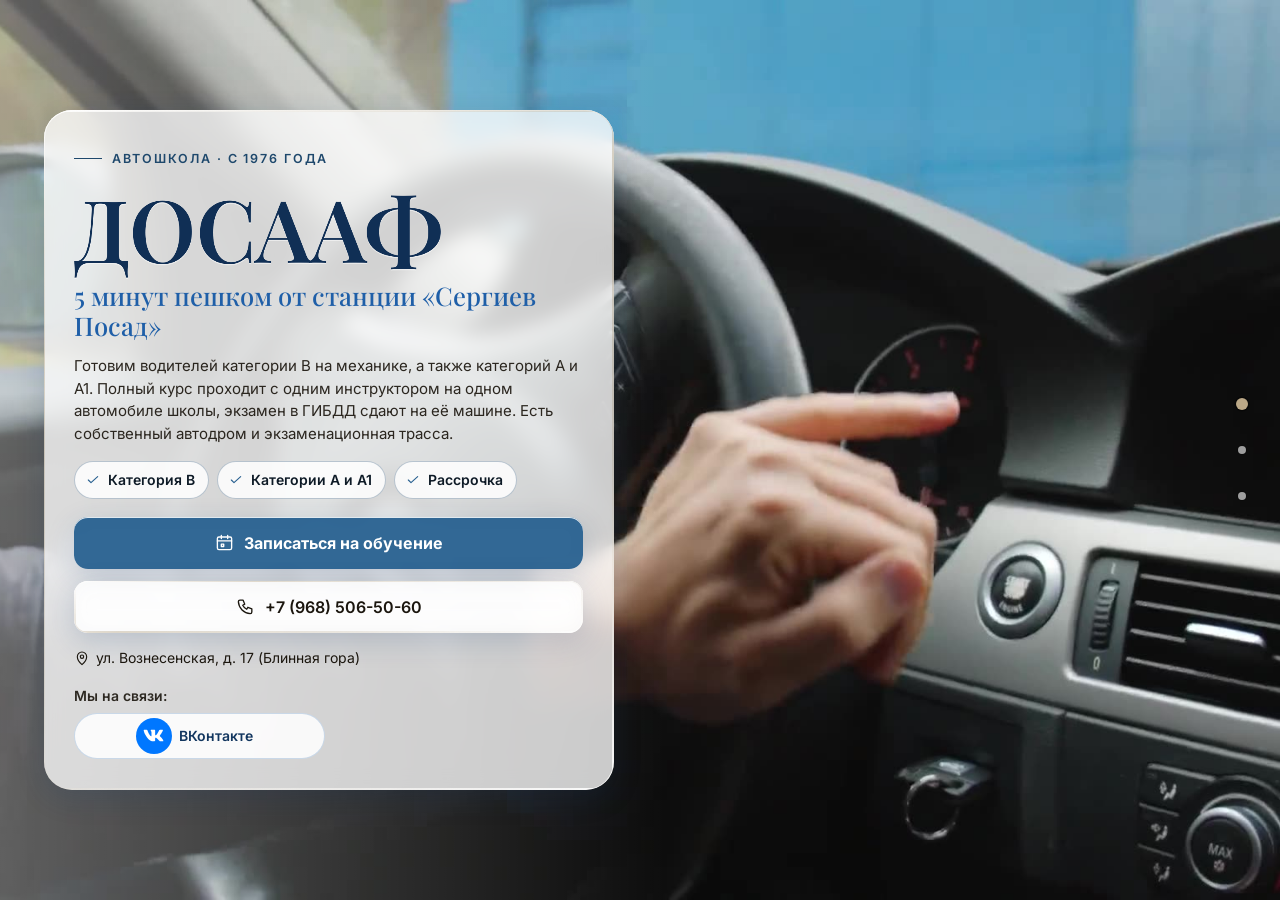
<file: index.html>
<!DOCTYPE html>
<html lang="ru" data-theme="light">
<head>
<meta charset="utf-8">
<meta name="viewport" content="width=device-width, initial-scale=1, viewport-fit=cover">
<title>Автошкола «ДОСААФ» — права категории B в Сергиев Посаде, от 50 000 ₽</title>
<meta name="description" content="Автошкола «ДОСААФ» в Сергиеве Посаде, ул. Вознесенская, 17: категории B, A и A1, рассрочка, дистанционное обучение. Категория B — от 50 000 ₽. Телефон +7 (968) 506-50-60.">
<meta name="robots" content="noindex, nofollow, noarchive">
<meta name="geo.region" content="RU-SPE">
<meta name="geo.placename" content="Санкт-Петербург">
<meta name="geo.position" content="59.8944504;30.4585142">
<meta name="ICBM" content="59.8944504, 30.4585142">
<meta property="og:type" content="website">
<meta property="og:locale" content="ru_RU">
<meta property="og:site_name" content="Автошкола «ДОСААФ»">
<meta property="og:title" content="Автошкола «ДОСААФ» — права категории B в Сергиев Посаде, от 50 000 ₽">
<meta property="og:description" content="Автошкола «ДОСААФ» в Сергиеве Посаде, ул. Вознесенская, 17: категории B, A и A1, рассрочка, дистанционное обучение. Категория B — от 50 000 ₽. Телефон +7 (968) 506-50-60.">
<meta name="twitter:card" content="summary_large_image">
<meta name="twitter:title" content="Автошкола «ДОСААФ» — права категории B в Сергиев Посаде, от 50 000 ₽">
<meta name="twitter:description" content="Автошкола «ДОСААФ» в Сергиеве Посаде, ул. Вознесенская, 17: категории B, A и A1, рассрочка, дистанционное обучение. Категория B — от 50 000 ₽. Телефон +7 (968) 506-50-60.">
<meta name="theme-color" content="#f0f8fe">
<link rel="icon" href="data:image/svg+xml,%3Csvg%20xmlns%3D%22http%3A//www.w3.org/2000/svg%22%20viewBox%3D%220%200%2064%2064%22%3E%3Crect%20width%3D%2264%22%20height%3D%2264%22%20rx%3D%2214%22%20fill%3D%22%231f5fa8%22/%3E%3Ccircle%20cx%3D%2232%22%20cy%3D%2232%22%20r%3D%2217%22%20fill%3D%22none%22%20stroke%3D%22%23fff%22%20stroke-width%3D%225%22/%3E%3Ccircle%20cx%3D%2232%22%20cy%3D%2232%22%20r%3D%225%22%20fill%3D%22%23ffc54d%22/%3E%3C/svg%3E">
<script>document.documentElement.classList.add('js');try{var _i=parseInt(localStorage.getItem('nb_fs2'),10),_f=[1,1.15,1.3,1.5][_i];if(_f)document.documentElement.style.setProperty('--fs',_f)}catch(e){}</script>
<style id="hero-timing">:root{--hero-d:1.2s}</style>
<link rel="preload" as="image" href="img/hero-poster.jpg" fetchpriority="high">
<!-- шрифты лежат внутри сайта: Google Fonts у российской аудитории режется -->
<style>
@font-face{font-family:'Inter';font-style:normal;font-weight:400;font-display:swap;src:url(assets/fonts/inter-400-cyrillic-ext.woff2) format('woff2');unicode-range:U+0460-052F, U+1C80-1C8A, U+20B4, U+2DE0-2DFF, U+A640-A69F, U+FE2E-FE2F}
@font-face{font-family:'Inter';font-style:normal;font-weight:400;font-display:swap;src:url(assets/fonts/inter-400-cyrillic.woff2) format('woff2');unicode-range:U+0301, U+0400-045F, U+0490-0491, U+04B0-04B1, U+2116}
@font-face{font-family:'Inter';font-style:normal;font-weight:400;font-display:swap;src:url(assets/fonts/inter-400-latin-ext.woff2) format('woff2');unicode-range:U+0100-02BA, U+02BD-02C5, U+02C7-02CC, U+02CE-02D7, U+02DD-02FF, U+0304, U+0308, U+0329, U+1D00-1DBF, U+1E00-1E9F, U+1EF2-1EFF, U+2020, U+20A0-20AB, U+20AD-20C0, U+2113, U+2C60-2C7F, U+A720-A7FF}
@font-face{font-family:'Inter';font-style:normal;font-weight:400;font-display:swap;src:url(assets/fonts/inter-400-latin.woff2) format('woff2');unicode-range:U+0000-00FF, U+0131, U+0152-0153, U+02BB-02BC, U+02C6, U+02DA, U+02DC, U+0304, U+0308, U+0329, U+2000-206F, U+20AC, U+2122, U+2191, U+2193, U+2212, U+2215, U+FEFF, U+FFFD}
@font-face{font-family:'Inter';font-style:normal;font-weight:500;font-display:swap;src:url(assets/fonts/inter-500-cyrillic-ext.woff2) format('woff2');unicode-range:U+0460-052F, U+1C80-1C8A, U+20B4, U+2DE0-2DFF, U+A640-A69F, U+FE2E-FE2F}
@font-face{font-family:'Inter';font-style:normal;font-weight:500;font-display:swap;src:url(assets/fonts/inter-500-cyrillic.woff2) format('woff2');unicode-range:U+0301, U+0400-045F, U+0490-0491, U+04B0-04B1, U+2116}
@font-face{font-family:'Inter';font-style:normal;font-weight:500;font-display:swap;src:url(assets/fonts/inter-500-latin-ext.woff2) format('woff2');unicode-range:U+0100-02BA, U+02BD-02C5, U+02C7-02CC, U+02CE-02D7, U+02DD-02FF, U+0304, U+0308, U+0329, U+1D00-1DBF, U+1E00-1E9F, U+1EF2-1EFF, U+2020, U+20A0-20AB, U+20AD-20C0, U+2113, U+2C60-2C7F, U+A720-A7FF}
@font-face{font-family:'Inter';font-style:normal;font-weight:500;font-display:swap;src:url(assets/fonts/inter-500-latin.woff2) format('woff2');unicode-range:U+0000-00FF, U+0131, U+0152-0153, U+02BB-02BC, U+02C6, U+02DA, U+02DC, U+0304, U+0308, U+0329, U+2000-206F, U+20AC, U+2122, U+2191, U+2193, U+2212, U+2215, U+FEFF, U+FFFD}
@font-face{font-family:'Inter';font-style:normal;font-weight:600;font-display:swap;src:url(assets/fonts/inter-600-cyrillic-ext.woff2) format('woff2');unicode-range:U+0460-052F, U+1C80-1C8A, U+20B4, U+2DE0-2DFF, U+A640-A69F, U+FE2E-FE2F}
@font-face{font-family:'Inter';font-style:normal;font-weight:600;font-display:swap;src:url(assets/fonts/inter-600-cyrillic.woff2) format('woff2');unicode-range:U+0301, U+0400-045F, U+0490-0491, U+04B0-04B1, U+2116}
@font-face{font-family:'Inter';font-style:normal;font-weight:600;font-display:swap;src:url(assets/fonts/inter-600-latin-ext.woff2) format('woff2');unicode-range:U+0100-02BA, U+02BD-02C5, U+02C7-02CC, U+02CE-02D7, U+02DD-02FF, U+0304, U+0308, U+0329, U+1D00-1DBF, U+1E00-1E9F, U+1EF2-1EFF, U+2020, U+20A0-20AB, U+20AD-20C0, U+2113, U+2C60-2C7F, U+A720-A7FF}
@font-face{font-family:'Inter';font-style:normal;font-weight:600;font-display:swap;src:url(assets/fonts/inter-600-latin.woff2) format('woff2');unicode-range:U+0000-00FF, U+0131, U+0152-0153, U+02BB-02BC, U+02C6, U+02DA, U+02DC, U+0304, U+0308, U+0329, U+2000-206F, U+20AC, U+2122, U+2191, U+2193, U+2212, U+2215, U+FEFF, U+FFFD}
@font-face{font-family:'Inter';font-style:normal;font-weight:700;font-display:swap;src:url(assets/fonts/inter-700-cyrillic-ext.woff2) format('woff2');unicode-range:U+0460-052F, U+1C80-1C8A, U+20B4, U+2DE0-2DFF, U+A640-A69F, U+FE2E-FE2F}
@font-face{font-family:'Inter';font-style:normal;font-weight:700;font-display:swap;src:url(assets/fonts/inter-700-cyrillic.woff2) format('woff2');unicode-range:U+0301, U+0400-045F, U+0490-0491, U+04B0-04B1, U+2116}
@font-face{font-family:'Inter';font-style:normal;font-weight:700;font-display:swap;src:url(assets/fonts/inter-700-latin-ext.woff2) format('woff2');unicode-range:U+0100-02BA, U+02BD-02C5, U+02C7-02CC, U+02CE-02D7, U+02DD-02FF, U+0304, U+0308, U+0329, U+1D00-1DBF, U+1E00-1E9F, U+1EF2-1EFF, U+2020, U+20A0-20AB, U+20AD-20C0, U+2113, U+2C60-2C7F, U+A720-A7FF}
@font-face{font-family:'Inter';font-style:normal;font-weight:700;font-display:swap;src:url(assets/fonts/inter-700-latin.woff2) format('woff2');unicode-range:U+0000-00FF, U+0131, U+0152-0153, U+02BB-02BC, U+02C6, U+02DA, U+02DC, U+0304, U+0308, U+0329, U+2000-206F, U+20AC, U+2122, U+2191, U+2193, U+2212, U+2215, U+FEFF, U+FFFD}
@font-face{font-family:'Playfair Display';font-style:normal;font-weight:500;font-display:swap;src:url(assets/fonts/playfair-display-500-cyrillic.woff2) format('woff2');unicode-range:U+0301, U+0400-045F, U+0490-0491, U+04B0-04B1, U+2116}
@font-face{font-family:'Playfair Display';font-style:normal;font-weight:500;font-display:swap;src:url(assets/fonts/playfair-display-500-latin-ext.woff2) format('woff2');unicode-range:U+0100-02BA, U+02BD-02C5, U+02C7-02CC, U+02CE-02D7, U+02DD-02FF, U+0304, U+0308, U+0329, U+1D00-1DBF, U+1E00-1E9F, U+1EF2-1EFF, U+2020, U+20A0-20AB, U+20AD-20C0, U+2113, U+2C60-2C7F, U+A720-A7FF}
@font-face{font-family:'Playfair Display';font-style:normal;font-weight:500;font-display:swap;src:url(assets/fonts/playfair-display-500-latin.woff2) format('woff2');unicode-range:U+0000-00FF, U+0131, U+0152-0153, U+02BB-02BC, U+02C6, U+02DA, U+02DC, U+0304, U+0308, U+0329, U+2000-206F, U+20AC, U+2122, U+2191, U+2193, U+2212, U+2215, U+FEFF, U+FFFD}
@font-face{font-family:'Playfair Display';font-style:normal;font-weight:600;font-display:swap;src:url(assets/fonts/playfair-display-600-cyrillic.woff2) format('woff2');unicode-range:U+0301, U+0400-045F, U+0490-0491, U+04B0-04B1, U+2116}
@font-face{font-family:'Playfair Display';font-style:normal;font-weight:600;font-display:swap;src:url(assets/fonts/playfair-display-600-latin-ext.woff2) format('woff2');unicode-range:U+0100-02BA, U+02BD-02C5, U+02C7-02CC, U+02CE-02D7, U+02DD-02FF, U+0304, U+0308, U+0329, U+1D00-1DBF, U+1E00-1E9F, U+1EF2-1EFF, U+2020, U+20A0-20AB, U+20AD-20C0, U+2113, U+2C60-2C7F, U+A720-A7FF}
@font-face{font-family:'Playfair Display';font-style:normal;font-weight:600;font-display:swap;src:url(assets/fonts/playfair-display-600-latin.woff2) format('woff2');unicode-range:U+0000-00FF, U+0131, U+0152-0153, U+02BB-02BC, U+02C6, U+02DA, U+02DC, U+0304, U+0308, U+0329, U+2000-206F, U+20AC, U+2122, U+2191, U+2193, U+2212, U+2215, U+FEFF, U+FFFD}
/* ===== Notary site — generator stylesheet (light warm base, dark theme by toggle) ===== */
:root{
  --p100:#665230; --p90:#97825e; --p80:#bba887; --p70:#c2b9a9; --p50:#dad5ce; --p40:#e0dedb;
  --p30:#eeece9; --p20:#f1f1f0; --p10:#f8f8f8; --n100:#0e0f11; --n90:#3c404b; --n10:#fff;

  --bg:var(--p10); --bg2:var(--p20); --bg3:var(--p30); --card:var(--n10); --text:var(--n100); --muted:var(--n90);
  --line:var(--p50); --line2:var(--p40); --accent:var(--p90); --accent-d:var(--p100); --accent-l:var(--p80); --accent-soft:var(--p30);
  --on-accent:#fff; --shadow:0 1px 10px rgba(51,51,51,.10); --shadow-lg:0 12px 40px rgba(30,24,10,.14);
  --hero-ov1:rgba(14,15,17,.72); --hero-ov2:rgba(14,15,17,.30); --sec-ov:rgba(248,248,248,.72);
  --ok:#2e8b57; --bad:#b4453b;
  /* те же цвета составляющими: rgba() понимают все браузеры, color-mix() — нет */
  --bg-rgb:248,248,248; --card-rgb:255,255,255; --accent-rgb:151,130,94; --ok-rgb:46,139,87;

  --zc:var(--fs); --fs:1; --vwu:calc(1vw / var(--fs)); --vhu:calc(1vh / var(--fs));   /* масштаб текста (А−/А+) и «честные» vw/vh под ним */
  --hdr-h:68px; --bar-h:70px; --vh:calc(100*var(--vhu)); --gap:24px; --radius:14px; --radius-s:10px;
  --font:"Inter",Tahoma,Arial,sans-serif; --serif:"Playfair Display",Georgia,"Times New Roman",serif;
  --ease:cubic-bezier(.65,.05,.36,1); --speed:520ms;
}
html[data-theme="dark"]{
  --bg:#17150f; --bg2:#1d1a13; --bg3:#252117; --card:#221e15; --text:#f1ebdf; --muted:#b9ae98;
  --line:#3a3325; --line2:#2f2a1e; --accent:#c9b17f; --accent-d:#e0cf9f; --accent-l:#8d7b58; --accent-soft:#2a251a;
  --on-accent:#17150f; --shadow:0 1px 12px rgba(0,0,0,.45); --shadow-lg:0 14px 40px rgba(0,0,0,.55);
  --hero-ov1:rgba(10,9,6,.80); --hero-ov2:rgba(10,9,6,.40); --sec-ov:rgba(16,15,12,.76);
  --bg-rgb:23,21,15; --card-rgb:34,30,21; --accent-rgb:201,177,127;
}

*,*::before,*::after{box-sizing:border-box}
/* А−/А+: весь сайт — шапка, плашки, меню, формы, окна — растёт пропорционально, как при увеличении масштаба в браузере */
html{-webkit-text-size-adjust:100%;scroll-behavior:auto;zoom:var(--fs,1)}
html,body{height:100%;margin:0;overflow:hidden;background:var(--bg);color:var(--text);
  font-family:var(--font);font-size:16px;line-height:1.55;-webkit-font-smoothing:antialiased}
body{overscroll-behavior:none;position:relative}
a{color:inherit;text-decoration:none}
img{display:block;max-width:100%}
button{font:inherit;color:inherit;background:none;border:0;padding:0;cursor:pointer}
input,select,textarea{font:inherit;color:inherit}
h1,h2,h3,h4,p{margin:0}
ul{margin:0;padding:0;list-style:none}
svg{display:block}
.ico{width:22px;height:22px;stroke:currentColor;fill:none;stroke-width:1.7;stroke-linecap:round;stroke-linejoin:round;flex:none}
.vh{position:absolute!important;width:1px;height:1px;overflow:hidden;clip:rect(0 0 0 0);white-space:nowrap}

/* ---------- typography helpers ---------- */
.kicker{display:inline-flex;align-items:center;gap:10px;font-size:13px;font-weight:600;letter-spacing:.14em;text-transform:uppercase;color:var(--accent)}
.kicker::before{content:"";width:28px;height:1px;background:var(--accent)}
.h2{font-size:clamp(26px,calc(3.2*var(--vwu,1vw)),40px);font-weight:600;letter-spacing:-.02em;line-height:1.12;margin-top:10px}
.lead{color:var(--muted);font-size:17px;max-width:640px;margin-top:12px}
.sec-head{margin-bottom:28px}
#contacts .sec-head{margin-bottom:18px}

/* ---------- buttons ---------- */
.btn{display:inline-flex;align-items:center;justify-content:center;gap:10px;min-height:48px;padding:0 22px;border-radius:999px;
  font-weight:600;font-size:15px;line-height:1;border:1.5px solid transparent;transition:background .25s,color .25s,border-color .25s,transform .2s,box-shadow .25s;white-space:nowrap}
.btn:active{transform:translateY(1px)}
.btn-primary{background:var(--accent-d);color:var(--on-accent);border-color:var(--accent-d)}
.btn-primary:hover{background:var(--accent);border-color:var(--accent);color:#fff}
html[data-theme="dark"] .btn-primary:hover{color:#17150f}
.btn-ghost{border-color:var(--line);color:var(--text);background:var(--card)}
.btn-ghost:hover{border-color:var(--accent);color:var(--accent-d)}
.btn-light{background:rgba(255,255,255,.14);color:#fff;border-color:rgba(255,255,255,.55);backdrop-filter:blur(6px)}
.btn-light:hover{background:#fff;color:var(--n100)}
.btn-white{background:#fff;color:var(--n100);border-color:#fff}
.btn-white:hover{background:var(--p30);border-color:var(--p30)}
.btn .ico{width:18px;height:18px}
.btn-sm{min-height:44px;padding:0 16px;font-size:14px}

/* ---------- header ---------- */
.hdr{position:fixed;top:0;left:0;right:0;height:var(--hdr-h);z-index:200;display:flex;align-items:center;
  zoom:calc(1 / var(--zc,1)); --vwu:1vw; --vhu:1vh;   /* А−/А+ шапку не трогают: она всегда как при 100 % (страница в zoom, шапка — встречный zoom) */
  background:rgba(var(--bg-rgb),.88);backdrop-filter:blur(12px);-webkit-backdrop-filter:blur(12px);
  border-bottom:1px solid var(--line2);transition:background .3s}
.hdr-in{width:100%;max-width:1280px;margin:0 auto;padding:0 28px;display:flex;align-items:center;gap:24px}
.brand{display:flex;align-items:center;gap:12px;min-width:0;min-height:44px}
.mono-img{object-fit:contain;background:#fff;padding:2px;box-sizing:border-box}
.mono{width:42px;height:42px;border-radius:12px;background:var(--accent-d);color:var(--on-accent);display:grid;place-items:center;
  font-family:var(--serif);font-size:20px;font-weight:600;flex:none;letter-spacing:.02em}
.brand-t{display:flex;flex-direction:column;line-height:1.15;min-width:0}
.brand-n{font-weight:600;font-size:15px;white-space:nowrap;overflow:hidden;text-overflow:ellipsis}
.brand-s{font-size:13px;color:var(--muted);white-space:nowrap;overflow:hidden;text-overflow:ellipsis}
.nav{display:flex;align-items:center;gap:4px;margin-left:auto}
.nav > li{position:relative}
.nav-a{display:inline-flex;align-items:center;gap:6px;min-height:44px;padding:10px 12px;border-radius:8px;font-size:14px;font-weight:500;color:var(--text);opacity:.8;transition:opacity .2s,background .2s}
.nav-a:hover,.nav-a.cur,.nav > li.open > .nav-a{opacity:1;background:var(--bg3)}
.nav-a .chev{width:14px;height:14px;transition:transform .25s}
.nav > li.open > .nav-a .chev{transform:rotate(180deg)}
.hdr-tools{display:flex;align-items:center;gap:6px;margin-left:8px}
.tool{width:44px;height:44px;border-radius:10px;display:grid;place-items:center;color:var(--text);opacity:.8;transition:background .2s,opacity .2s}
.tool:hover{background:var(--bg3);opacity:1}
.tool .ico{width:20px;height:20px}
.tool-lang{width:auto;padding:0 10px;gap:6px;font-size:13px;font-weight:600;letter-spacing:.04em;display:flex;align-items:center}
.lang-wrap{position:relative}
.lang-dd{position:absolute;right:0;top:calc(100% + 8px);background:var(--card);border:1px solid var(--line);border-radius:12px;box-shadow:var(--shadow-lg);
  padding:6px;min-width:190px;display:none;z-index:210}
.lang-wrap.open .lang-dd{display:block}
.lang-dd button,.lang-dd a{display:flex;width:100%;align-items:center;gap:10px;min-height:44px;padding:9px 12px;border-radius:8px;font-size:14px;text-align:left}
.lang-dd button:hover,.lang-dd a:hover{background:var(--bg3)}
.lang-dd button.cur,.lang-dd a.cur{color:var(--accent-d);font-weight:600}
.lang-dd b{font-size:13px;letter-spacing:.08em;width:26px;color:var(--muted)}
.hdr-book{margin-left:4px}
.burger{display:none}
.moon,.sun{display:none}
html[data-theme="dark"] .sun{display:block}
html:not([data-theme="dark"]) .moon{display:block}

/* mega menu */
.mega{position:absolute;left:50%;top:calc(100% + 10px);transform:translateX(-50%);width:min(980px,calc(calc(100*var(--vwu,1vw)) - 40px));
  background:var(--card);border:1px solid var(--line);border-radius:16px;box-shadow:var(--shadow-lg);padding:20px;display:none;z-index:210}
.nav > li.open > .mega{display:block}
.mega-head{display:flex;justify-content:space-between;align-items:baseline;gap:16px;padding:0 6px 14px;border-bottom:1px solid var(--line2);margin-bottom:12px}
.mega-head b{font-size:14px}
.mega-head span{font-size:13px;color:var(--muted)}
.mega-grid{display:grid;grid-template-columns:repeat(2,1fr);gap:4px}
.mega-it{display:flex;gap:12px;align-items:flex-start;padding:10px 12px;border-radius:10px;text-align:left;width:100%;transition:background .2s}
.mega-it:hover{background:var(--bg3)}
.mega-it .cic{width:38px;height:38px;border-radius:10px;background:var(--accent-soft);color:var(--accent-d);display:grid;place-items:center;flex:none}
.mega-it .cic .ico{width:20px;height:20px}
.mega-it b{display:block;font-size:14px;font-weight:600}
.mega-it small{display:block;font-size:13px;color:var(--muted);line-height:1.35;margin-top:2px}
.mega-it em{font-style:normal;font-size:13px;color:var(--accent);margin-top:3px;display:block}

/* mobile menu */
.mmenu{position:fixed;top:calc(var(--hdr-h) / var(--zc,1));left:0;right:0;bottom:var(--bar-h);z-index:190;background:var(--bg);overflow-y:auto;padding:14px 18px 30px;display:none}
.mmenu.open{display:block}
.mmenu a,.mmenu .macc > button{display:flex;align-items:center;justify-content:space-between;width:100%;padding:14px 6px;border-bottom:1px solid var(--line2);font-size:17px;font-weight:500;text-align:left}
.mmenu .macc > button .chev{width:18px;height:18px;transition:transform .25s}
.mmenu .macc.open > button .chev{transform:rotate(180deg)}
.mmenu .macc-list{display:none;padding:4px 0 8px}
.mmenu .macc.open .macc-list{display:block}
.mmenu .macc-list button{display:flex;align-items:center;gap:12px;width:100%;padding:11px 8px;border-radius:10px;text-align:left;font-size:15px}
.mmenu .macc-list button:hover{background:var(--bg3)}
.mmenu .macc-list .cic{width:32px;height:32px;border-radius:8px;background:var(--accent-soft);color:var(--accent-d);display:grid;place-items:center;flex:none}
.mmenu .macc-list .cic .ico{width:17px;height:17px}
.mmenu-foot{display:flex;flex-wrap:wrap;gap:8px;margin-top:18px}
.mmenu-foot .btn{flex:1}

/* ---------- full-page scroller ---------- */
.fp{position:relative;width:100%;height:var(--vh);overflow:hidden}
.fp-track{will-change:transform;transition:transform var(--speed) var(--ease)}
.fp-track.no-anim{transition:none}
.sec{position:relative;height:var(--vh);width:100%;overflow:hidden}
.sec-scroll{height:100%;overflow-y:auto;overflow-x:hidden;display:flex;flex-direction:column;
  padding:calc(var(--hdr-h) / var(--zc,1) + 20px) 28px calc(var(--bar-h) + 96px);-webkit-overflow-scrolling:touch;scrollbar-width:thin;scrollbar-color:var(--line) transparent}
.wrap{margin:auto;width:100%;max-width:1180px}
.sec-alt{background:var(--bg2)}

/* reveal animation */
.rv{opacity:0;transform:translateY(18px);transition:opacity .7s ease,transform .7s ease;transition-delay:calc(var(--i,0) * 90ms)}
.sec.active .rv{opacity:1;transform:none}

/* side dots */
.dots{position:fixed;right:16px;top:50%;transform:translateY(-50%);z-index:150;display:flex;flex-direction:column;gap:2px}
.dots button{position:relative;width:44px;height:44px;display:grid;place-items:center}
.dots button::after{content:"";width:8px;height:8px;border-radius:50%;background:var(--muted);opacity:.45;transition:transform .25s,opacity .25s,background .25s}
.dots button:hover::after{opacity:.9}
.dots button.cur::after{background:var(--accent);opacity:1;transform:scale(1.5)}
.dots button span{position:absolute;right:32px;top:50%;transform:translateY(-50%) translateX(6px);background:var(--n100);color:#fff;font-size:13px;
  padding:5px 10px;border-radius:6px;white-space:nowrap;opacity:0;pointer-events:none;transition:opacity .2s,transform .2s}
.dots button:hover span{opacity:1;transform:translateY(-50%)}
.sec-hero ~ .dots{color:#fff}
body[data-sec="0"] .dots button::after{background:#fff}
body[data-sec="0"] .dots button.cur::after{background:var(--p80)}

.sec:not(.sec-hero) .sec-scroll{position:relative;z-index:1}

.status{display:inline-flex;align-items:center;gap:8px;padding:8px 14px 8px 10px;border-radius:999px;background:rgba(255,255,255,.12);border:1px solid rgba(255,255,255,.28);font-size:13px;backdrop-filter:blur(6px)}
.status i{width:9px;height:9px;border-radius:50%;background:#7bd389;box-shadow:0 0 0 3px rgba(123,211,137,.28)}
.status.closed i{background:#f08a7e;box-shadow:0 0 0 3px rgba(240,138,126,.28)}
.status.soon i{background:#f0c674;box-shadow:0 0 0 3px rgba(240,198,116,.28)}
.status span{opacity:.85}
.addr-link{display:inline-flex;align-items:center;gap:6px;border-bottom:1px solid currentColor;padding:13px 0 14px;margin:-13px 0 -14px;transition:color .2s}
.addr-link:hover{color:var(--accent)}
.addr-link .ico{width:16px;height:16px}

/* ---------- services ---------- */
.svc-grid{display:grid;grid-template-columns:repeat(5,1fr);gap:14px}
.svc{display:flex;flex-direction:column;align-items:flex-start;gap:10px;padding:18px 16px 16px;border-radius:var(--radius);background:var(--card);border:1px solid var(--line2);
  text-align:left;min-height:170px;transition:transform .25s,box-shadow .25s,border-color .25s;position:relative}
.svc:hover{transform:translateY(-3px);box-shadow:var(--shadow-lg);border-color:var(--accent-l)}
.svc .cic{width:44px;height:44px;border-radius:12px;background:var(--accent-soft);color:var(--accent-d);display:grid;place-items:center}
.svc b{font-size:15px;font-weight:600;line-height:1.3}
.svc small{font-size:13px;color:var(--muted);line-height:1.35}
.svc em{font-style:normal;font-size:13px;color:var(--accent);margin-top:auto;padding-top:6px;display:inline-flex;align-items:center;gap:4px}
.svc em .ico{width:12px;height:12px}

/* ---------- about ---------- */
.about{display:grid;grid-template-columns:1.15fr .85fr;gap:48px;align-items:start}
.about-txt p{color:var(--muted);margin-top:14px;font-size:16px}
.about-txt p:first-of-type{color:var(--text)}
.quote{margin-top:22px;padding:16px 20px;border-left:3px solid var(--accent);background:var(--card);border-radius:0 12px 12px 0;font-family:var(--serif);font-size:18px;line-height:1.45;color:var(--text)}
.creds{display:grid;gap:10px}
.cred{display:flex;gap:14px;align-items:center;padding:14px 16px;border-radius:12px;background:var(--card);border:1px solid var(--line2)}
.cred .cic{width:40px;height:40px;border-radius:10px;background:var(--accent-soft);color:var(--accent-d);display:grid;place-items:center;flex:none}
.cred .cic .ico{width:20px;height:20px}
.cred small{display:block;font-size:13px;color:var(--muted);text-transform:uppercase;letter-spacing:.06em}
.cred b{display:block;font-size:15px;font-weight:600;line-height:1.3}
.chips{display:flex;flex-wrap:wrap;gap:8px;margin-top:16px}
.chips li{padding:8px 14px;border-radius:999px;border:1px solid var(--accent-l);color:var(--accent-d);font-size:13.5px;font-weight:500;background:var(--card)}
.strong-lbl{margin-top:22px;font-size:13px;text-transform:uppercase;letter-spacing:.1em;color:var(--muted)}

/* ---------- how ---------- */
.steps{display:grid;grid-template-columns:repeat(5,1fr);gap:16px;position:relative;margin-top:14px}
.steps::before{content:"";position:absolute;left:8%;right:8%;top:30px;height:1px;background:var(--line)}
.step{position:relative;padding:0 8px}
.step-n{width:60px;height:60px;border-radius:50%;background:var(--card);border:1.5px solid var(--accent-l);color:var(--accent-d);display:grid;place-items:center;
  font-family:var(--serif);font-size:24px;font-weight:600;position:relative;z-index:1;transition:background .4s,color .4s}
.sec.active .step-n{animation:pop .6s var(--ease) both;animation-delay:calc(var(--i) * 140ms + 150ms)}
@keyframes pop{0%{transform:scale(.6);opacity:0}60%{transform:scale(1.08);opacity:1}100%{transform:scale(1)}}
.step b{display:block;margin-top:16px;font-size:17px;font-weight:600}
.step p{color:var(--muted);font-size:14.5px;margin-top:6px}

/* ---------- reviews ---------- */
.reviews{display:grid;grid-template-columns:300px 1fr;gap:28px;align-items:start}
.rsum{background:var(--card);border:1px solid var(--line2);border-radius:var(--radius);padding:26px 24px;text-align:center}
.rsum .big{font-family:var(--serif);font-size:64px;line-height:1;font-weight:500;color:var(--accent-d)}
.stars{display:inline-flex;gap:3px;--fill:100%}
.stars svg{width:20px;height:20px}
.stars .st{fill:var(--line);stroke:none}
.stars .st.on{fill:#e7b73b}
.stars .st.half{fill:url(#halfgrad)}
.rsum .stars{margin-top:8px}
.rsum p{color:var(--muted);font-size:13.5px;margin-top:10px;line-height:1.4}
.rsum .btn{margin-top:16px;width:100%}
.rsum .gis{display:block;margin:10px 0 -14px;padding:14px 0;font-size:13px;color:var(--accent-d);text-decoration:underline;text-underline-offset:3px}
.rgrid{display:grid;grid-template-columns:repeat(2,1fr);gap:14px}
.rev{background:var(--card);border:1px solid var(--line2);border-radius:var(--radius);padding:20px;display:flex;flex-direction:column;gap:10px}
.rev .stars svg{width:15px;height:15px}
.rev p{font-size:14.5px;line-height:1.5;flex:1}
.rev p::before{content:"“";font-family:var(--serif);color:var(--accent);font-size:22px;line-height:0;margin-right:4px;vertical-align:-6px}
.rev-meta{display:flex;flex-wrap:wrap;justify-content:space-between;gap:4px 10px;align-items:baseline;font-size:13px;color:var(--muted)}
.rev-meta b{color:var(--text);font-weight:600}
.rev-src{display:inline-flex;align-items:center;gap:5px;white-space:nowrap;margin-left:auto}
.rev-src i{width:6px;height:6px;border-radius:50%;background:var(--accent)}
.rev-sample{color:var(--muted);font-style:italic;opacity:.85}
.rev-real{color:var(--accent-d);font-weight:600}
.rev-real i{background:var(--ok)}
.rev-is-real{border-color:var(--accent-l)}
.demo-note{margin-top:14px;max-width:760px;font-size:13.5px;line-height:1.45;color:var(--muted);background:var(--accent-soft);
  border-left:3px solid var(--accent);border-radius:0 8px 8px 0;padding:8px 12px}
.rnote{margin-top:14px;font-size:13px;color:var(--muted)}

/* ---------- faq ---------- */
.faq{display:grid;grid-template-columns:1fr 1fr;gap:0 32px;align-items:start}
.faq-col{display:flex;flex-direction:column}
.fq{border-bottom:1px solid var(--line)}
.fq > button{display:flex;width:100%;align-items:center;justify-content:space-between;gap:16px;min-height:44px;padding:16px 4px;text-align:left;font-weight:600;font-size:15.5px;line-height:1.35}
.fq > button .pl{width:26px;height:26px;border-radius:50%;border:1px solid var(--line);display:grid;place-items:center;flex:none;color:var(--accent-d);transition:transform .3s,background .3s}
.fq > button .pl .ico{width:14px;height:14px}
.fq.open > button .pl{transform:rotate(45deg);background:var(--accent-soft)}
.fq-a{display:grid;grid-template-rows:0fr;transition:grid-template-rows .35s var(--ease)}
.fq.open .fq-a{grid-template-rows:1fr}
.fq-a > div{overflow:hidden}
.fq-a p{color:var(--muted);font-size:14.5px;padding:0 4px 16px;line-height:1.55}
.fq-a .faq-note{font-size:13px;color:var(--accent-d);padding-bottom:6px}
.fq-a .faq-note:empty{display:none}

/* ---------- contacts ---------- */
.contacts{display:grid;grid-template-columns:1fr 1.05fr 1fr;gap:18px;align-items:stretch}
.contacts .cbox{padding:16px 18px}
.cbox{background:var(--card);border:1px solid var(--line2);border-radius:var(--radius);padding:20px}
.cl{display:grid;gap:12px}
.cl li{display:flex;gap:12px;align-items:flex-start}
.cl .cic{width:36px;height:36px;border-radius:10px;background:var(--accent-soft);color:var(--accent-d);display:grid;place-items:center;flex:none}
.cl .cic .ico{width:18px;height:18px}
.cl small{display:block;font-size:13px;color:var(--muted);text-transform:uppercase;letter-spacing:.06em}
.cl b{display:block;font-weight:500;font-size:15px;line-height:1.4}
.cl a.tel,.cl a.mail{display:block;padding:14px 0;margin:-14px 0}
.cl a.tel:hover,.cl a.mail:hover{color:var(--accent-d)}
.hours-link{display:inline-block;font-size:13px;color:var(--accent-d);text-decoration:underline;text-underline-offset:3px;padding:14px 0;margin:-14px 0}
.cl .msgs{display:flex;gap:8px;margin-top:4px;flex-wrap:wrap}
.cl .msgs a{display:inline-flex;align-items:center;gap:6px;padding:6px 10px;border-radius:8px;border:1px solid var(--line);font-size:13px;min-height:44px}
.cl .msgs a .ico{width:16px;height:16px}
.mapbox{display:flex;flex-direction:column;gap:12px;padding:12px}
.map{flex:1;min-height:280px;border-radius:10px;overflow:hidden;border:1px solid var(--line);background:var(--bg3);position:relative}
.map iframe{width:100%;height:100%;border:0;position:absolute;inset:0}
.map-actions{display:flex;gap:8px;flex-wrap:wrap}
.map-actions .btn{flex:1;min-height:44px;font-size:14px;padding:0 12px}

/* form */
.form h3{font-size:19px;font-weight:600}
.form .fdesc{color:var(--muted);font-size:13.5px;margin-top:6px}
.fg{display:grid;gap:8px;margin-top:12px}
.f2{display:grid;grid-template-columns:1fr 1fr;gap:10px}
.fld{display:flex;flex-direction:column;gap:4px}
.fld label{font-size:13px;color:var(--muted);font-weight:500}
.fld input,.fld select,.fld textarea{width:100%;background:var(--bg);border:1px solid var(--line);border-radius:10px;padding:8px 12px;font-size:14px;transition:border-color .2s,box-shadow .2s;min-height:44px}
.fld textarea{min-height:48px;resize:vertical}
.fld input:focus,.fld select:focus,.fld textarea:focus{outline:0;border-color:var(--accent);box-shadow:0 0 0 3px rgba(var(--accent-rgb),.22)}
.fld.err input,.fld.err select{border-color:var(--bad)}
.ferr{font-size:13px;color:var(--bad);display:none}
.fld.err .ferr{display:block}
.fnote{font-size:13px;color:var(--muted);margin-top:8px;line-height:1.4}
.fok{display:none;margin-top:10px;padding:10px 12px;border-radius:10px;background:rgba(var(--ok-rgb),.12);color:var(--ok);font-size:13.5px}
.fok.show{display:block}

.foot{margin-top:18px;padding-top:12px;padding-left:250px;flex-wrap:nowrap;align-items:flex-start;border-top:1px solid var(--line2);display:flex;justify-content:space-between;gap:16px;flex-wrap:wrap;font-size:13px;color:var(--muted)}
.foot p{max-width:none}
.foot .fl{white-space:nowrap;flex:none}
.foot .fl a{margin-left:14px;padding:14px 0;margin-top:-14px;margin-bottom:-14px;display:inline-block;min-width:44px;text-align:center;text-decoration:underline;text-underline-offset:3px}

/* ---------- bottom bar ---------- */
.bar{position:fixed;inset:auto 0 0;z-index:300;background:var(--card);box-shadow:0 -1px 10px rgba(51,51,51,.1);border-top:1px solid var(--line2);
  padding:6px 0;padding-bottom:calc(6px + env(safe-area-inset-bottom,0px))}
.bar-in{display:flex;justify-content:space-around;align-items:center;max-width:1080px;margin:0 auto}
.bi{display:flex;flex-direction:column;align-items:center;gap:5px;padding:8px 24px;border-radius:10px;font-size:13.5px;line-height:1;color:var(--text);opacity:.65;
  transition:opacity .3s,background .3s,color .3s;flex:1;max-width:190px;min-width:0}
.bi span{white-space:nowrap;max-width:100%;overflow:hidden;text-overflow:ellipsis}
.bi .ico{width:24px;height:24px}
.bi:hover{opacity:1;background:var(--bg3)}
.bi.cur{opacity:1;color:var(--accent-d)}


/* ---------- modals ---------- */
.modal{position:fixed;inset:0;z-index:400;background:rgba(14,15,17,.62);display:none;align-items:center;justify-content:center;padding:20px}
.modal.open{display:flex}
.mbox{background:var(--card);color:var(--text);border-radius:18px;width:100%;max-width:560px;max-height:min(calc(86*var(--vhu,1vh)),860px);overflow:auto;padding:26px 26px 22px;position:relative;box-shadow:var(--shadow-lg);
  animation:mup .3s var(--ease)}
@keyframes mup{from{opacity:0;transform:translateY(16px) scale(.98)}to{opacity:1;transform:none}}
.mbox-lg{max-width:760px}
.mclose{position:absolute;top:12px;right:12px;width:44px;height:44px;border-radius:50%;display:grid;place-items:center;color:var(--muted)}
.mclose:hover{background:var(--bg3);color:var(--text)}
.mbox h3{font-size:22px;font-weight:600;padding-right:36px}
.mbox .msub{color:var(--muted);font-size:14px;margin-top:4px}
.hours-t{width:100%;border-collapse:collapse;margin-top:16px;font-size:15px}
.hours-t td{padding:9px 6px;border-bottom:1px solid var(--line2)}
.hours-t td:last-child{text-align:right;font-weight:500;white-space:nowrap}
.hours-t tr.today td{color:var(--accent-d);font-weight:600}
.hours-t tr.today td:first-child::after{content:" · " attr(data-today);font-weight:400;font-size:13px;color:var(--muted)}
.hours-t tr.off td:last-child{color:var(--muted);font-weight:400}
.mnote{margin-top:14px;padding:12px 14px;border-radius:10px;background:var(--bg2);font-size:13.5px;color:var(--muted)}
.mnote b{display:block;color:var(--text);margin-bottom:3px;font-size:13px}
.mcontacts{display:flex;flex-wrap:wrap;gap:8px;margin-top:14px}
.mcontacts a{display:inline-flex;align-items:center;gap:7px;min-height:44px;padding:9px 13px;border-radius:10px;border:1px solid var(--line);font-size:13.5px}
.mcontacts a .ico{width:16px;height:16px}
.mcontacts a:hover{border-color:var(--accent)}
/* способы записи: позвонить, написать на почту, заказать обратный звонок */
.bk-opts{display:grid;gap:10px;margin-top:14px}
.bk-opt{display:flex;align-items:center;gap:14px;min-height:60px;padding:10px 16px;border-radius:14px;border:1px solid var(--line);background:var(--bg3);color:var(--text);font-size:16px;font-weight:600;text-align:left;text-decoration:none;transition:border-color .2s,background .2s}
.bk-opt:hover{border-color:var(--accent);background:var(--accent-soft)}
.bk-opt .ico{width:24px;height:24px;color:var(--accent-d);flex:none}
.bk-opt small{display:block;font-weight:400;font-size:13px;color:var(--muted);margin-top:1px}
.mbox-book{max-width:440px}
/* оплата значками, подпись у общего телефона */
.pay-pills{display:flex;flex-wrap:wrap;gap:6px;margin-top:5px}
.pay-pill{display:inline-flex;align-items:center;gap:6px;padding:4px 11px 4px 9px;border-radius:999px;border:1px solid var(--line);background:var(--bg3);font-size:13px;font-weight:600;line-height:1.3;white-space:nowrap}
.pay-pill .ico{width:15px;height:15px;color:var(--accent-d)}
.pay-pill.pay-logo{background:#fff;border-color:rgba(0,0,0,.12);padding:3px 11px;min-height:28px}
.pay-pill.pay-logo img{display:block;height:17px;width:auto}
.pay-pill.pay-logo img[src$="sbp.svg"]{height:20px}

.brand-t{display:flex;flex-direction:column;justify-content:center;gap:2px;line-height:1.1;min-width:0}
.brand-s{display:block;font-size:10.5px;font-weight:600;letter-spacing:.16em;text-transform:uppercase;color:var(--muted);white-space:nowrap;overflow:visible;text-overflow:clip}
.brand-n{font-size:16px;font-weight:600;white-space:nowrap;overflow:visible;text-overflow:clip}
.nav-a{white-space:nowrap}
#navServices{position:static}
.mega{max-height:calc(calc(100*var(--vhu,1vh)) - var(--hdr-h) - 24px);overflow-y:auto;top:calc(100% + 6px);width:min(980px,calc(calc(100*var(--vwu,1vw)) - 32px))}
@media screen and (max-width:760px){.mega-grid{grid-template-columns:1fr}}
@media screen and (max-width:479px){.brand-t{display:flex}.brand-s{font-size:9px;letter-spacing:.14em}.brand-n{font-size:12.5px;white-space:normal;line-height:1.12}}
.bk-inline{grid-template-columns:repeat(3,1fr);gap:8px}
.bk-inline .bk-opt{flex-direction:column;justify-content:center;gap:5px;min-height:76px;padding:9px 6px;font-size:13.5px;text-align:center;line-height:1.2}
.bk-inline .bk-opt .ico{width:22px;height:22px}
.bk-inline .bk-opt small{display:none}
/* services modal */
.svc-list{margin-top:16px;display:grid;grid-template-columns:1fr 1fr;gap:6px}
.svc-list button{display:flex;gap:10px;align-items:center;width:100%;min-height:44px;text-align:left;padding:10px 12px;border-radius:10px;font-size:14px;line-height:1.35;border:1px solid var(--line2);background:var(--bg)}
.svc-list button:hover{border-color:var(--accent);background:var(--accent-soft)}
.svc-list button .ico{width:16px;height:16px;color:var(--accent);margin-top:2px}
.mhint{font-size:13px;color:var(--muted);margin-top:12px}
.mhead{display:flex;gap:14px;align-items:center;padding-right:36px}
.mhead .cic{width:48px;height:48px;border-radius:12px;background:var(--accent-soft);color:var(--accent-d);display:grid;place-items:center;flex:none}

/* ---------- responsive ---------- */
@media (max-width:1200px){
  .svc-grid{grid-template-columns:repeat(5,1fr)}
  .svc{min-height:160px;padding:14px}
  .svc small{display:none}
}
@media screen and (max-width:991px){
  :root{--hdr-h:62px}
  .nav,.hdr-book{display:none}
  .burger{display:grid}
  .hdr-in{padding:0 18px;gap:12px}
}
@media (max-width:991px){
  :root{--bar-h:64px}
  .sec-scroll{padding:calc(var(--hdr-h) / var(--zc,1) + 16px) 22px calc(var(--bar-h) + 96px)}
  .dots{right:8px;gap:8px}
  .dots button span{display:none}
  .svc-grid{grid-template-columns:repeat(3,1fr);gap:10px}
  .svc{min-height:0}
  .about{grid-template-columns:1fr;gap:22px}
  .steps{grid-template-columns:repeat(5,1fr);gap:10px}
  .step-n{width:48px;height:48px;font-size:20px}
  .step b{font-size:15px}.step p{font-size:13px}
  .reviews{grid-template-columns:1fr;gap:16px}
  .rsum{display:flex;align-items:center;gap:18px;text-align:left;padding:16px 18px}
  .rsum .big{font-size:44px}.rsum .stars{margin:0}.rsum p{margin:0;flex:1}.rsum .btn{margin:0;width:auto}.rsum .gis{display:none}
  .faq{grid-template-columns:1fr;gap:0}
  .contacts{grid-template-columns:1fr 1fr}
  .foot{padding-left:0}
  .contacts .form{grid-column:1 / -1}
  .map{min-height:240px}
  .bi{padding:10px 12px;font-size:13px}
}
@media (max-width:767px){
  :root{--bar-h:62px}
  .h2{font-size:26px}
  .lead{font-size:15px}
  .sec-head{margin-bottom:18px}
  .sec-scroll{padding-left:16px;padding-right:16px}
  .svc-grid{grid-template-columns:repeat(2,1fr);gap:10px}
  .svc{padding:12px;gap:8px}
  .svc .cic{width:36px;height:36px}
  .svc b{font-size:13.5px}
  .svc em{display:none}
  .steps{grid-template-columns:1fr;gap:12px}
  .steps::before{left:24px;right:auto;top:10px;bottom:10px;height:auto;width:1px}
  .step{display:grid;grid-template-columns:48px 1fr;gap:14px;align-items:start;padding:0}
  .step-n{grid-row:1 / span 2}
  .step b{margin-top:10px;grid-column:2}
  .step p{grid-column:2;margin-top:2px}
  .rgrid{display:flex;overflow-x:auto;gap:12px;scroll-snap-type:x mandatory;padding-bottom:8px;margin:0 -16px;padding-left:16px;padding-right:16px;scrollbar-width:none}
  .rgrid::-webkit-scrollbar{display:none}
  .rev{flex:0 0 82%;scroll-snap-align:start}
  .rsum{flex-wrap:wrap;gap:12px}
  .rsum p{flex-basis:100%}
  .contacts{grid-template-columns:1fr;gap:14px}
  .contacts .form{grid-column:auto}
  .cbox{padding:16px}
  .map{min-height:220px}
  .f2{grid-template-columns:1fr}
  .foot{flex-direction:column;gap:8px;padding-left:0}
  .bi{padding:8px 4px;font-size:13px;gap:4px}
  .bi .ico{width:22px;height:22px}
  .sec-scroll{padding-bottom:calc(var(--bar-h) + 66px)}
  .mmenu{padding-bottom:80px}
  .demo-note{font-size:13px;padding:7px 10px}
  .mbox{padding:22px 18px 18px;border-radius:16px}
  .svc-list{grid-template-columns:1fr}
  .dots{right:6px;gap:0}
  .dots button{width:44px;height:44px}
  .dots button::after{width:6px;height:6px}
}
@media screen and (max-width:479px){
  :root{--hdr-h:58px}
  .mono{width:36px;height:36px;font-size:17px;border-radius:10px}
  .brand-n{font-size:14px}
  /* тапы в шапке доведены до 44px (см. .tool ниже) — на самой узкой ширине
     текстовому названию рядом с логотипом уже не хватает места без обрезки,
     поэтому в шапке оставляем только логотип-ссылку */
  .tool{width:44px;height:44px}
  .tool-lang{padding:0 8px;width:auto}
  .tool-lang .ico{display:none}
}
@media (max-width:479px){
  :root{--bar-h:60px}
  .svc{padding:11px 10px}
  .svc b{font-size:13px}
  .bi{padding:6px 2px;font-size:13px;gap:4px;width:100%;max-width:none;letter-spacing:-.01em}
  .bi .ico{width:20px;height:20px}
  .bar{padding:5px 0}
  .cl b{font-size:14px}
}
@media (max-height:640px) and (min-width:768px){
  .svc{min-height:0}
}
@media (prefers-reduced-motion:reduce){
  .fp-track{transition-duration:0s}
  .rv{transition:none;opacity:1;transform:none}
}


/* пометка «демонстрационный проект» в подвале */
.foot-demo{margin-top:.5em;font-size:13px;line-height:1.45;opacity:.62}
.foot-demo a{padding:14px 0;margin:-14px 0;display:inline-block;min-width:44px;text-decoration:underline}

/* --- материалы конторы (перенесённый контент клиента) --- */
.info-links{display:flex;flex-wrap:wrap;gap:10px;justify-content:center;margin-top:26px}
.info-links .ilink{display:inline-flex;align-items:center;gap:8px;min-height:44px;padding:9px 16px;border-radius:999px;border:1px solid var(--line);background:var(--card);color:var(--text);font:inherit;font-size:14px;cursor:pointer;transition:background .2s,border-color .2s}
.info-links .ilink:hover{border-color:var(--accent-d);background:var(--bg-alt)}
.info-tabs{display:flex;flex-wrap:wrap;gap:8px;margin:14px 0 4px}
.info-tabs button{min-height:44px;padding:7px 13px;border-radius:999px;border:1px solid var(--line);background:transparent;color:var(--text);font:inherit;font-size:13px;cursor:pointer}
.info-tabs button[aria-selected="true"]{background:var(--accent-d);border-color:var(--accent-d);color:#fff}
.info-body{max-height:min(calc(56*var(--vhu,1vh)),520px);overflow:auto;margin-top:10px;padding-right:4px}
.info-note{font-size:13px;opacity:.7;margin:6px 0 10px}
.info-i{border-bottom:1px solid var(--line)}
.info-i > button{width:100%;display:flex;justify-content:space-between;align-items:center;gap:12px;padding:13px 2px;background:none;border:0;color:inherit;font:inherit;font-weight:600;text-align:left;cursor:pointer}
.info-i > button .pl{width:26px;height:26px;border-radius:50%;border:1px solid var(--line);display:grid;place-items:center;flex:none;color:var(--accent-d);transition:transform .3s,background .3s}
.info-i > button .pl .ico{width:14px;height:14px}
.info-i.open > button .pl{transform:rotate(45deg);background:var(--accent-soft)}
.info-i > div{display:none;padding:0 2px 14px;font-size:15px;line-height:1.62}
.info-i.open > div{display:block}
.info-i p{margin:0 0 10px}
.info-i h4{margin:14px 0 6px;font-size:15px}
.info-i ul{margin:0 0 10px;padding-left:20px}
.info-i li{margin:0 0 5px}
.info-i table{width:100%;border-collapse:collapse;margin:0 0 12px;font-size:14px}
.info-i th,.info-i td{border:1px solid var(--line);padding:7px 9px;text-align:left;vertical-align:top}
.info-f{display:inline-flex;align-items:center;gap:7px;margin:0 8px 8px 0;min-height:44px;padding:7px 12px;border:1px solid var(--line);border-radius:8px;font-size:13px;text-decoration:none;color:var(--accent-d)}
.info-src{display:block;font-size:13px;opacity:.55;margin-top:8px}

/* мобильный: экран должен помещаться целиком, без прокрутки внутри секции —
   поэтому убираем самое объёмное (встроенная карта заменяется кнопкой) и поджимаем формы */
@media (max-width:760px){
  .mapbox .map{display:none}
  .mapbox{padding:0;background:none;border:0}
  /* карточка со списком контактов на телефоне не нужна: адрес, телефон, часы —
     в нижней плашке; прячем её целиком, иначе остаётся пустая рамка */
  #contacts .cbox-info{display:none}
  .foot{padding-left:0;font-size:13px;gap:8px}
  .foot .fl{white-space:normal;flex:1 1 auto}
  .foot .fl a{margin:-14px 12px -14px 0;padding:14px 0;display:inline-block}
  .form .fld{margin-bottom:8px}
  .reviews .rev:nth-child(n+4){display:none}
  .creds .cred:nth-child(n+4){display:none}
  /* второстепенное на телефоне убираем: метро и оплата есть в модалке часов,
     язык и удобное время можно написать в комментарии */
  .cl li.li-metro,.cl li.li-payment{display:none}
  .fld-lang,.fld-time{display:none}
  .foot [data-i18n="foot_disclaimer"]{display:none}
  .foot{padding-top:10px;font-size:13px}
  #about .sec-head .lead,#contacts .sec-head .lead,.form .fnote{display:none}
  /* на телефоне адрес, часы и телефоны всегда под рукой в нижней плашке,
     поэтому на экране контактов оставляем форму и кнопки карты */
  #about .quote,#about .about-txt p:nth-of-type(3){display:none}
  .creds .cred:nth-child(n+3){display:none}
}

/* ---------- размер текста и режим для слабовидящих ---------- */
.tool-a span{font-weight:700;font-size:13px;line-height:1;letter-spacing:.01em}
#hcBtn[aria-pressed="true"]{border-color:var(--accent-d);color:var(--accent-d)}

html[data-hc="1"]{
  --bg:#000; --bg2:#000; --bg3:#000; --card:#000; --text:#fff; --muted:#fff;
  --line:#fff; --line2:#fff; --accent:#ffe14d; --accent-d:#ffe14d; --accent-l:#ffe14d;
  --accent-soft:#000; --on-accent:#000; --shadow:none; --shadow-lg:none;
  --hero-ov1:rgba(0,0,0,.9); --hero-ov2:rgba(0,0,0,.85); --sec-ov:rgba(0,0,0,.92);
  --bg-rgb:0,0,0; --card-rgb:0,0,0; --accent-rgb:255,225,77;
}
html[data-hc="1"] body{background:#000;color:#fff}
html[data-hc="1"] .sec-bg,html[data-hc="1"] .hero-bg,html[data-hc="1"] .sec-photo{display:none!important}
html[data-hc="1"] *{text-shadow:none!important;box-shadow:none!important;backdrop-filter:none!important}
html[data-hc="1"] .card,html[data-hc="1"] .tool,html[data-hc="1"] .btn,
html[data-hc="1"] .chip,html[data-hc="1"] .tag{border:2px solid #fff!important;background:#000!important;color:#fff!important}
html[data-hc="1"] .btn-primary{background:#ffe14d!important;color:#000!important;border-color:#ffe14d!important}
html[data-hc="1"] .btn-primary *{color:#000!important}
html[data-hc="1"] .sec-scroll :where(p,li,span,small,b,strong,h1,h2,h3,h4,td,th,div){color:#fff!important;opacity:1!important}
html[data-hc="1"] a:not(.btn):not(.nav-a){text-decoration:underline;color:#ffe14d!important}
html[data-hc="1"] :focus-visible{outline:3px solid #ffe14d;outline-offset:2px}

/* палец должен попадать и по ширине, не только по высоте — правило в самом
   конце файла, чтобы точно не быть перебитым медиа-запросами/темой выше */
.tool,.tool-lang,.brand{min-width:44px}

</style>
<link rel="stylesheet" href="css/etalon.css?v=20261112f">
<link rel="stylesheet" href="css/title-b.css?v=20261112f">
<link rel="stylesheet" href="css/nevo.css?v=20261112f">
<link rel="stylesheet" href="css/school.css?v=1">
<script type="application/ld+json">{"@context": "https://schema.org", "@type": "DrivingSchool", "name": "Автошкола «ДОСААФ»", "telephone": "+7 (968) 506-50-60", "email": "kustovol@yandex.ru", "sameAs": ["https://vk.com/id362885354"], "address": {"@type": "PostalAddress", "streetAddress": "ул. Вознесенская, д. 17", "addressLocality": "Сергиев Посад", "addressCountry": "RU"}, "geo": {"@type": "GeoCoordinates", "latitude": 56.3081626, "longitude": 38.1351214}, "department": [], "hasOfferCatalog": {"@type": "OfferCatalog", "name": "Обучение вождению", "itemListElement": [{"@type": "Offer", "itemOffered": {"@type": "Course", "name": "B  — очно — Стоимость"}, "price": "50000", "priceCurrency": "RUB"}, {"@type": "Offer", "itemOffered": {"@type": "Course", "name": "B  — дистанционно — Стоимость"}, "price": "50000", "priceCurrency": "RUB"}, {"@type": "Offer", "itemOffered": {"@type": "Course", "name": "A  — очно, дистанционно — Стоимость"}, "price": "24000", "priceCurrency": "RUB"}, {"@type": "Offer", "itemOffered": {"@type": "Course", "name": "A1  — Стоимость"}, "price": "24000", "priceCurrency": "RUB"}]}, "legalName": "ПОУ \"Сергиево-Посадская школа ДОСААФ России МО\""}</script>
<style id="city-map-bg">
/* Фон раздела «Как нас найти» — картинка города школы */
#contacts .sec-bg{background:#1c2633}
#contacts .sec-bg .a4bg{display:none}
#contacts .sec-bg .city-bg{position:absolute;inset:0}
#contacts .sec-bg .city-bg img{opacity:1;object-fit:cover;object-position:50% 60%}
#contacts .sec-bg::after,html[data-theme="light"]:not([data-hc="1"]) #contacts .sec-bg::after{background:linear-gradient(180deg,rgba(10,22,40,.10) 0%,rgba(10,22,40,.30) 100%)}
html[data-theme="dark"] #contacts .sec-bg::after{background:rgba(5,12,24,.55)}
@media (max-width:760px){#contacts .sec-bg .city-bg img{object-position:50% 50%}}
</style>
</head>
<body data-sec="0">
<svg xmlns="http://www.w3.org/2000/svg" style="display:none" aria-hidden="true">
<!-- Font Awesome Free 5.13.0 by @fontawesome - https://fontawesome.com License - https://fontawesome.com/license/free (Icons: CC BY 4.0) --><symbol id="fa-wa" viewBox="0 0 448 512"><path fill="currentColor" stroke="none" d="M380.9 97.1C339 55.1 283.2 32 223.9 32c-122.4 0-222 99.6-222 222 0 39.1 10.2 77.3 29.6 111L0 480l117.7-30.9c32.4 17.7 68.9 27 106.1 27h.1c122.3 0 224.1-99.6 224.1-222 0-59.3-25.2-115-67.1-157zm-157 341.6c-33.2 0-65.7-8.9-94-25.7l-6.7-4-69.8 18.3L72 359.2l-4.4-7c-18.5-29.4-28.2-63.3-28.2-98.2 0-101.7 82.8-184.5 184.6-184.5 49.3 0 95.6 19.2 130.4 54.1 34.8 34.9 56.2 81.2 56.1 130.5 0 101.8-84.9 184.6-186.6 184.6zm101.2-138.2c-5.5-2.8-32.8-16.2-37.9-18-5.1-1.9-8.8-2.8-12.5 2.8-3.7 5.6-14.3 18-17.6 21.8-3.2 3.7-6.5 4.2-12 1.4-32.6-16.3-54-29.1-75.5-66-5.7-9.8 5.7-9.1 16.3-30.3 1.8-3.7.9-6.9-.5-9.7-1.4-2.8-12.5-30.1-17.1-41.2-4.5-10.8-9.1-9.3-12.5-9.5-3.2-.2-6.9-.2-10.6-.2-3.7 0-9.7 1.4-14.8 6.9-5.1 5.6-19.4 19-19.4 46.3 0 27.3 19.9 53.7 22.6 57.4 2.8 3.7 39.1 59.7 94.8 83.8 35.2 15.2 49 16.5 66.6 13.9 10.7-1.6 32.8-13.4 37.4-26.4 4.6-13 4.6-24.1 3.2-26.4-1.3-2.5-5-3.9-10.5-6.6z"/></symbol><symbol id="fa-tg" viewBox="0 0 448 512"><path fill="currentColor" stroke="none" d="M446.7 98.6l-67.6 318.8c-5.1 22.5-18.4 28.1-37.3 17.5l-103-75.9-49.7 47.8c-5.5 5.5-10.1 10.1-20.7 10.1l7.4-104.9 190.9-172.5c8.3-7.4-1.8-11.5-12.9-4.1L117.8 284 16.2 252.2c-22.1-6.9-22.5-22.1 4.6-32.7L418.2 66.4c18.4-6.9 34.5 4.1 28.5 32.2z"/></symbol><symbol id="fa-vk" viewBox="0 0 576 512"><path fill="currentColor" stroke="none" d="M545 117.7c3.7-12.5 0-21.7-17.8-21.7h-58.9c-15 0-21.9 7.9-25.6 16.7 0 0-30 73.1-72.4 120.5-13.7 13.7-20 18.1-27.5 18.1-3.7 0-9.4-4.4-9.4-16.9V117.7c0-15-4.2-21.7-16.6-21.7h-92.6c-9.4 0-15 7-15 13.5 0 14.2 21.2 17.5 23.4 57.5v86.8c0 19-3.4 22.5-10.9 22.5-20 0-68.6-73.4-97.4-157.4-5.8-16.3-11.5-22.9-26.6-22.9H38.8c-16.8 0-20.2 7.9-20.2 16.7 0 15.6 20 93.1 93.1 195.5C160.4 378.1 229 416 291.4 416c37.5 0 42.1-8.4 42.1-22.9 0-66.8-3.4-73.1 15.4-73.1 8.7 0 23.7 4.4 58.7 38.1 40 40 46.6 57.9 69 57.9h58.9c16.8 0 25.3-8.4 20.4-25-11.2-34.9-86.9-106.7-90.3-111.5-8.7-11.2-6.2-16.2 0-26.2.1-.1 72-101.3 79.4-135.6z"/></symbol>
<symbol id="ico-max" viewBox="0 0 24 24"><text x="12" y="15.6" text-anchor="middle" font-family="Arial,Helvetica,sans-serif" font-size="9.5" font-weight="700" fill="currentColor" stroke="none">max</text></symbol>
<symbol id="ico-home" viewBox="0 0 24 24"><path d="M3 11l9-8 9 8"/><path d="M5 10v10h14V10"/><path d="M10 20v-6h4v6"/></symbol>
<symbol id="ico-scroll" viewBox="0 0 24 24"><path d="M7 3h8l4 4v14H7z"/><path d="M15 3v4h4"/><path d="M10 12h6M10 16h6"/></symbol>
<symbol id="ico-heart" viewBox="0 0 24 24"><path d="M12 20s-7-4.4-7-10a4 4 0 0 1 7-2.5A4 4 0 0 1 19 10c0 5.6-7 10-7 10z"/></symbol>
<symbol id="ico-key" viewBox="0 0 24 24"><circle cx="8" cy="15" r="4"/><path d="M11 12l9-9M15 8l2 2M18 5l2 2"/></symbol>
<symbol id="ico-briefcase" viewBox="0 0 24 24"><rect x="3" y="7" width="18" height="13" rx="2"/><path d="M9 7V4h6v3M3 12h18"/></symbol>
<symbol id="ico-stamp" viewBox="0 0 24 24"><path d="M9 10V5a3 3 0 0 1 6 0v5"/><rect x="4" y="10" width="16" height="5" rx="1"/><path d="M7 15v4h10v-4"/></symbol>
<symbol id="ico-safe" viewBox="0 0 24 24"><rect x="3" y="4" width="18" height="16" rx="2"/><circle cx="12" cy="12" r="4"/><path d="M12 10v2l1.5 1.5M6 20v2M18 20v2"/></symbol>
<symbol id="ico-mail" viewBox="0 0 24 24"><rect x="3" y="5" width="18" height="14" rx="2"/><path d="M3 7l9 6 9-6"/></symbol>
<symbol id="ico-chip" viewBox="0 0 24 24"><rect x="6" y="6" width="12" height="12" rx="2"/><rect x="9" y="9" width="6" height="6"/><path d="M9 2v4M15 2v4M9 18v4M15 18v4M2 9h4M2 15h4M18 9h4M18 15h4"/></symbol>
<symbol id="ico-plus" viewBox="0 0 24 24"><circle cx="12" cy="12" r="9"/><path d="M12 8v8M8 12h8"/></symbol>
<symbol id="ico-plus-s" viewBox="0 0 24 24"><path d="M12 6v12M6 12h12"/></symbol>
<symbol id="ico-pin" viewBox="0 0 24 24"><path d="M12 22s7-6.2 7-12a7 7 0 0 0-14 0c0 5.8 7 12 7 12z"/><circle cx="12" cy="10" r="2.5"/></symbol>
<symbol id="ico-phone" viewBox="0 0 24 24"><path d="M5 4h4l2 5-2.5 1.5a11 11 0 0 0 5 5L15 13l5 2v4a2 2 0 0 1-2 2A16 16 0 0 1 3 6a2 2 0 0 1 2-2z"/></symbol>
<symbol id="ico-pen" viewBox="0 0 24 24"><path d="M4 20h4l10-10-4-4L4 16z"/><path d="M12.5 7.5l4 4"/></symbol>
<symbol id="ico-calendar" viewBox="0 0 24 24"><rect x="3" y="5" width="18" height="16" rx="2"/><path d="M3 10h18M8 3v4M16 3v4"/><path d="M8 14h3v3H8z"/></symbol>
<symbol id="ico-clock" viewBox="0 0 24 24"><circle cx="12" cy="12" r="9"/><path d="M12 7v5l3 2"/></symbol>
<symbol id="ico-telegram" viewBox="0 0 24 24"><path d="M21 4L3 11.5l6 2 2 6 3-4 5 3.5z"/><path d="M9 13.5l12-9.5"/></symbol>
<symbol id="ico-callback" viewBox="0 0 24 24"><path d="M5 4h4l2 5-2.5 1.5a11 11 0 0 0 5 5L15 13l5 2v4a2 2 0 0 1-2 2A16 16 0 0 1 3 6a2 2 0 0 1 2-2z"/><path d="M14.5 3.5h6v6M20.5 3.5l-6.5 6.5"/></symbol>
<symbol id="ico-metro" viewBox="0 0 24 24"><circle cx="12" cy="12" r="9"/><path d="M8 16V8l4 5 4-5v8"/></symbol>
<symbol id="ico-check" viewBox="0 0 24 24"><path d="M5 12l4 4L19 7"/></symbol>
<symbol id="ico-moon" viewBox="0 0 24 24"><path d="M20 14.5A8 8 0 0 1 9.5 4a8 8 0 1 0 10.5 10.5z"/></symbol>
<symbol id="ico-sun" viewBox="0 0 24 24"><circle cx="12" cy="12" r="4"/><path d="M12 2v2M12 20v2M2 12h2M20 12h2M4.9 4.9l1.4 1.4M17.7 17.7l1.4 1.4M4.9 19.1l1.4-1.4M17.7 6.3l1.4-1.4"/></symbol>
<symbol id="ico-globe" viewBox="0 0 24 24"><circle cx="12" cy="12" r="9"/><path d="M3 12h18M12 3a14 14 0 0 1 0 18M12 3a14 14 0 0 0 0 18"/></symbol>
<symbol id="ico-menu" viewBox="0 0 24 24"><path d="M4 7h16M4 12h16M4 17h16"/></symbol>
<symbol id="ico-x" viewBox="0 0 24 24"><path d="M6 6l12 12M18 6L6 18"/></symbol>
<symbol id="ico-chev" viewBox="0 0 24 24"><path d="M6 9l6 6 6-6"/></symbol>
<symbol id="ico-card" viewBox="0 0 24 24"><rect x="3" y="6" width="18" height="12" rx="2"/><path d="M3 10h18M7 15h4"/></symbol>
<symbol id="ico-cash" viewBox="0 0 24 24"><rect x="2.5" y="6" width="19" height="12" rx="2"/><circle cx="12" cy="12" r="2.6"/><path d="M6 12h.01M18 12h.01"/></symbol>
<symbol id="ico-shield" viewBox="0 0 24 24"><path d="M12 3l8 3v6c0 5-3.5 8-8 9-4.5-1-8-4-8-9V6z"/><path d="M9 12l2 2 4-4"/></symbol>
<symbol id="ico-hash" viewBox="0 0 24 24"><path d="M10 4L8 20M16 4l-2 16M4 9h17M3 15h17"/></symbol>
<symbol id="ico-users" viewBox="0 0 24 24"><circle cx="9" cy="8" r="3.5"/><path d="M2.5 20a6.5 6.5 0 0 1 13 0"/><circle cx="17" cy="9" r="2.5"/><path d="M15.5 14.5a5 5 0 0 1 6 5"/></symbol>
<symbol id="ico-award" viewBox="0 0 24 24"><circle cx="12" cy="9" r="6"/><path d="M8.5 14L7 22l5-3 5 3-1.5-8"/></symbol>
<symbol id="ico-route" viewBox="0 0 24 24"><circle cx="6" cy="18" r="2.5"/><circle cx="18" cy="6" r="2.5"/><path d="M8.5 18H14a3 3 0 0 0 0-6h-4a3 3 0 0 1 0-6h5.5"/></symbol>
<symbol id="ico-arrow" viewBox="0 0 24 24"><path d="M5 12h14M13 6l6 6-6 6"/></symbol>
<symbol id="ico-ext" viewBox="0 0 24 24"><path d="M14 4h6v6M20 4l-9 9"/><path d="M19 14v5a1 1 0 0 1-1 1H5a1 1 0 0 1-1-1V6a1 1 0 0 1 1-1h5"/></symbol>
<symbol id="ico-send" viewBox="0 0 24 24"><path d="M21 3L10 14"/><path d="M21 3l-7 18-4-7-7-4z"/></symbol>
<symbol id="ico-vk" viewBox="0 0 24 24"><rect x="3" y="3" width="18" height="18" rx="4"/><path d="M7 9c.5 4 2.5 6 5 6v-6m0 3c1.5 0 3-1.5 3-3m-3 3c1.5 0 3 1.5 3 3"/></symbol>
<symbol id="ico-copy" viewBox="0 0 24 24"><rect x="9" y="9" width="11" height="11" rx="2"/><path d="M5 15V6a2 2 0 0 1 2-2h9"/></symbol>
<symbol id="ico-eye" viewBox="0 0 24 24"><path d="M2 12s3.8-6.5 10-6.5S22 12 22 12s-3.8 6.5-10 6.5S2 12 2 12Z"/><circle cx="12" cy="12" r="3"/></symbol>
</svg>

<!-- ===== шапка: на первом экране скрыта, закрепляется со второго ===== -->
<header class="hdr" id="hdr">
  <div class="hdr-in">
    <a class="brand" href="#home" data-go="home" aria-label="Автошкола «ДОСААФ»">
      <span class="brand-t"><span class="brand-s">Автошкола</span><span class="brand-n">ДОСААФ</span></span>
    </a>
    <ul class="nav" id="nav"><li><a class="nav-a" href="#home" data-go="home">Главная</a></li><li><a class="nav-a" href="#services" data-go="services">Цены</a></li><li><a class="nav-a" href="#contacts" data-go="contacts">Контакты</a></li><li><a class="nav-a" href="credits.html">О сайте</a></li></ul>
    <div class="hdr-tools">
      <div class="hdr-a11y" role="group" aria-label="Размер текста, контраст и тема">
        <button class="tool tool-a" id="fsDown" type="button" title="Мельче" aria-label="Мельче"><span>А−</span></button>
        <button class="tool tool-a" id="fsUp" type="button" title="Крупнее" aria-label="Крупнее"><span>А+</span></button>
        <button class="tool" id="hcBtn" type="button" title="Для слабовидящих" aria-label="Для слабовидящих" aria-pressed="false"><svg class="ico"><use href="#ico-eye"/></svg></button>
        <button class="tool" id="themeBtn" type="button" title="Тёмная / светлая тема" aria-label="Тёмная / светлая тема"><svg class="ico moon"><use href="#ico-moon"/></svg><svg class="ico sun"><use href="#ico-sun"/></svg></button>
      </div>
      <a class="btn btn-primary btn-sm hdr-book" href="#book" data-modal="bookModal">Записаться на обучение</a>
      <a class="hdr-tel" href="tel:+79685065060" aria-label="Позвонить +7 (968) 506-50-60"><svg class="ico"><use href="#ico-phone"/></svg><span>+7 (968) 506-50-60</span></a>
      <button class="tool burger" id="burger" type="button" aria-controls="mmenu" aria-expanded="false" aria-label="Меню"><svg class="ico"><use href="#ico-menu"/></svg></button>
    </div>
  </div>
</header>

<nav class="mmenu" id="mmenu" aria-label="Меню">
  <a href="#home" data-go="home"><span>Главная</span></a>
  <a href="#services" data-go="services"><span>Цены</span></a>
  <a href="#contacts" data-go="contacts"><span>Контакты</span></a>
  <a href="credits.html"><span>О сайте</span></a>
  <div class="mm-set">
    <div class="mm-tools" role="group" aria-label="Размер текста, контраст и тема"><button type="button" data-proxy="#fsDown" aria-label="Мельче"><span>А−</span></button><button type="button" data-proxy="#fsUp" aria-label="Крупнее"><span>А+</span></button><button type="button" data-proxy="#hcBtn" aria-label="Для слабовидящих"><svg class="ico"><use href="#ico-eye"/></svg></button><button type="button" data-proxy="#themeBtn" aria-label="Тёмная / светлая тема"><svg class="ico moon"><use href="#ico-moon"/></svg><svg class="ico sun"><use href="#ico-sun"/></svg></button></div>
  </div>
  <div class="mmenu-foot">
    <a class="btn btn-primary" href="#book" data-modal="bookModal">Записаться на обучение</a>
    <a class="btn btn-ghost" href="tel:+79685065060"><svg class="ico"><use href="#ico-phone"/></svg>+7 (968) 506-50-60</a>
  </div>
</nav>

<main class="fp" id="fp">
  <div class="fp-track" id="track">

<!-- 1. HOME -->
    <section class="sec sec-hero active" id="home" data-title="nav_home">
      <div class="hero-bg" aria-hidden="true">
        <video class="hero-video" id="heroVideo" autoplay muted loop playsinline preload="auto" poster="img/hero-poster.jpg" disablepictureinpicture tabindex="-1"></video>
        <script>(function(){var v=document.getElementById('heroVideo');if(!v)return;var c=navigator.connection;if((window.matchMedia&&matchMedia('(prefers-reduced-motion:reduce)').matches)||(c&&c.saveData)){v.removeAttribute('autoplay');return}v.src=(window.matchMedia&&matchMedia('(max-width:768px)').matches)?'img/hero-video-mobile.mp4':'img/hero-video.mp4'})();</script>
        <canvas class="hero-clouds" id="heroClouds"></canvas>
      </div>
      <div class="sec-scroll"><div class="wrap">
        <div class="hero hero-plq glass glow">
          <span class="kicker rv" style="--i:0">Автошкола · с 1976 года</span>
          <h1 class="hero-h1"><span class="hw" id="heroWord">ДОСААФ</span><span class="hn rv" style="--i:1">5 минут пешком от станции «Сергиев Посад»</span></h1>
          <p class="hero-lead rv" style="--i:2">Готовим водителей категории B на механике, а также категорий A и A1. Полный курс проходит с одним инструктором на одном автомобиле школы, экзамен в ГИБДД сдают на её машине. Есть собственный автодром и экзаменационная трасса.</p>
          <ul class="hero-cats rv" style="--i:3" aria-label="Обучение"><li><svg class="ico"><use href="#ico-check"/></svg>Категория B</li><li><svg class="ico"><use href="#ico-check"/></svg>Категории A и A1</li><li><svg class="ico"><use href="#ico-check"/></svg>Рассрочка</li></ul>
          <div class="hero-cta rv" style="--i:4">
            <a class="btn btn-glass btn-book glass glow" href="#book" data-modal="bookModal"><svg class="ico"><use href="#ico-calendar"/></svg><span>Записаться на обучение</span></a>
            <a class="btn btn-glass btn-call glass glow" href="tel:+79685065060"><svg class="ico"><use href="#ico-phone"/></svg><span>+7 (968) 506-50-60</span></a>
          </div>
          <p class="hero-addr rv" style="--i:5"><a class="addr-link" href="#contacts" data-go="contacts"><svg class="ico"><use href="#ico-pin"/></svg>ул. Вознесенская, д. 17 (Блинная гора)</a></p>
          <div class="hero-soc ac-soc2 rv" style="--i:6"><span class="soc-cap">Мы на связи:</span><a class="soc soc-vk" href="https://vk.com/id362885354" target="_blank" rel="noopener" aria-label="Мы во ВКонтакте"><span class="soc-i"><svg><use href="#fa-vk"/></svg></span><span class="soc-n">ВКонтакте</span></a></div>
        </div>
      </div></div>
    </section>

<!-- services -->
    <section class="sec nk-sec" id="services" data-title="nav_services">
      <div class="sec-bg" aria-hidden="true"><div class="a4bg vl-road" aria-hidden="true"><svg viewBox="0 0 1600 900" preserveAspectRatio="xMidYMax slice" focusable="false">
<rect class="vlr-band" x="0" y="520" width="1600" height="320"/><path class="vlr-edge" d="M0 524H1600M0 836H1600"/><path class="vlr-dash" d="M0 628H1600M0 732H1600"/><g class="vlr-v" style="--t:11s;--d:-2s"><g transform="translate(0 616)"><rect class="vlr-body" x="0" y="-38" width="150" height="34" rx="12"/><path class="vlr-body" d="M30 -38 L52 -66 H108 L128 -38Z"/><path class="vlr-glass" d="M58 -60 H104 L118 -40 H48Z"/><circle class="vlr-lamp" cx="146" cy="-24" r="5"/><circle class="vlr-wheel" cx="34" cy="-4" r="13"/><circle class="vlr-wheel" cx="118" cy="-4" r="13"/><rect class="vlr-plate" x="53.0" y="-35" width="44" height="26" rx="5"/><text class="vlr-plt" x="75" y="-15">B</text></g></g><g class="vlr-v" style="--t:15s;--d:-7s"><g transform="translate(0 720)"><rect class="vlr-body" x="0" y="-38" width="150" height="34" rx="12"/><path class="vlr-body" d="M30 -38 L52 -66 H108 L128 -38Z"/><path class="vlr-glass" d="M58 -60 H104 L118 -40 H48Z"/><circle class="vlr-lamp" cx="146" cy="-24" r="5"/><circle class="vlr-wheel" cx="34" cy="-4" r="13"/><circle class="vlr-wheel" cx="118" cy="-4" r="13"/><rect class="vlr-plate" x="53.0" y="-35" width="44" height="26" rx="5"/><text class="vlr-plt" x="75" y="-15">B</text></g></g><g class="vlr-v" style="--t:19s;--d:-12s"><g transform="translate(0 824)"><rect class="vlr-body" x="0" y="-38" width="150" height="34" rx="12"/><path class="vlr-body" d="M30 -38 L52 -66 H108 L128 -38Z"/><path class="vlr-glass" d="M58 -60 H104 L118 -40 H48Z"/><circle class="vlr-lamp" cx="146" cy="-24" r="5"/><circle class="vlr-wheel" cx="34" cy="-4" r="13"/><circle class="vlr-wheel" cx="118" cy="-4" r="13"/><rect class="vlr-plate" x="53.0" y="-35" width="44" height="26" rx="5"/><text class="vlr-plt" x="75" y="-15">B</text></g></g></svg></div></div>
      <div class="sec-scroll"><div class="wrap">
        <div class="sec-head glass glow"><span class="kicker rv" style="--i:0">Цены</span><h2 class="h2 rv" style="--i:1">Категории B, A и A1: в стоимость всё включено</h2></div>
        <div class="cbox ac-tbl ac-c1 rv"><div class="ac-tr ac-th"><span>Курс</span><span>Стоимость</span></div><div class="ac-tr"><span class="ac-c"><i>B</i> — очно<small>3 месяца, 134 ч. теории и 56 ч. вождения</small></span><b>50&nbsp;000&nbsp;₽</b></div><div class="ac-tr"><span class="ac-c"><i>B</i> — дистанционно<small>теория дома на компьютере, вождение в Сергиеве Посаде</small></span><b>50&nbsp;000&nbsp;₽</b></div><div class="ac-tr"><span class="ac-c"><i>A</i> — очно, дистанционно<small></small></span><b>24&nbsp;000&nbsp;₽</b></div><div class="ac-tr"><span class="ac-c"><i>A1</i><small></small></span><b>24&nbsp;000&nbsp;₽</b></div></div><div class="cbox ac-extra rv" style="--i:2">Первый взнос в рассрочку: <b>5&nbsp;000&nbsp;₽</b> (при дистанционном обучении — <b>10&nbsp;000&nbsp;₽</b>) · скидка <b>1&nbsp;000&nbsp;₽</b> школьникам 10–11 классов, кадетам, юнармейцам, студентам, сотрудникам силовых ведомств и Росгвардии, военнослужащим (не суммируются)</div>
        <ul class="a4-notes rv"><li><svg class="ico"><use href="#ico-calendar"/></svg><span>Срок обучения 3 месяца или 2 месяца (ускоренный курс)</span></li><li><svg class="ico"><use href="#ico-check"/></svg><span>Группа выходного дня, вождение в удобные дни, в том числе сб и вс</span></li><li><svg class="ico"><use href="#ico-card"/></svg><span>Рассрочка от автошколы, оплата материнским капиталом</span></li><li><svg class="ico"><use href="#ico-award"/></svg><span>Налоговый вычет по окончании обучения, архив документов с 1990 года</span></li></ul>
        <div class="a4-cta rv"><a class="btn btn-primary" href="#book" data-modal="bookModal"><svg class="ico"><use href="#ico-calendar"/></svg><span>Записаться на обучение</span></a></div>
      </div></div>
    </section>

    

    

    

    

<!-- contacts -->
    <section class="sec nk-sec" id="contacts" data-title="nav_contacts">
      <div class="sec-bg" aria-hidden="true"><picture class="city-bg"><source media="(max-width:760px)" srcset="img/city-bg-m.jpg"><img src="img/city-bg.jpg" alt="" loading="lazy" decoding="async"></picture><div class="a4bg vl-scheme" aria-hidden="true"><svg viewBox="0 0 1600 900" preserveAspectRatio="xMidYMid slice" focusable="false"><path class="vls-wave" d="M0 820 C 300 790, 700 850, 1000 810 S 1400 780, 1600 820M0 860 C 400 830, 800 890, 1600 850"/><circle class="vls-ring" cx="800" cy="450" r="16" style="animation-delay:-0.00s"/><circle class="vls-pt" cx="800" cy="450" r="9"/><circle class="vls-hub" cx="800" cy="450" r="13"/></svg></div></div>
      <div class="sec-scroll"><div class="wrap">
        <div class="sec-head glass glow"><span class="kicker rv" style="--i:0">Контакты</span><h2 class="h2 rv" style="--i:1">Как нас найти</h2></div>
        <div class="contacts nk-contacts vl-contacts">
          <div class="cbox vl-offs rv"><ul class="vl-ol vl-flat"><li><span>Блинная гора</span><a class="addr-link" href="https://yandex.ru/maps/?ll=38.1351214,56.3081626&z=16&pt=38.1351214,56.3081626" target="_blank" rel="noopener">ул. Вознесенская, д. 17</a><span class="addr-note">пн–пт 9:00–18:00, сб 10:00–13:00</span></li></ul><p class=vl-more>Записаться можно по телефону +7 (968) 506-50-60. При себе иметь паспорт и предоплату.</p></div>
          <div class="cbox mapbox rv" style="--i:3">
            <a class="map-static" href="https://yandex.ru/maps/?ll=38.1351,56.3082&z=15&pt=38.1351214,56.3081626,pm2orm1" target="_blank" rel="noopener" aria-label="Открыть карту в Яндекс Картах"><img src="img/map-static.webp" width="720" height="300" alt="Карта: адреса автошколы" loading="lazy" decoding="async"><span class="map-osm">© OpenStreetMap</span></a><div class="map"><iframe data-src="https://yandex.ru/map-widget/v1/?ll=38.1351,56.3082&z=15&pt=38.1351214,56.3081626,pm2orm1" title="Карта: Автошкола «ДОСААФ»" allowfullscreen></iframe></div>
            <p class="vl-tel"><svg class="ico"><use href="#ico-phone"/></svg><a class="tel" href="tel:+79685065060">+7 (968) 506-50-60</a><span class="addr-note"><span class="nw">пн–пт с 9:00 до 18:00</span> · <span class="nw">сб с 10:00 до 13:00</span></span><span class="addr-note">Дополнительно: <a class="tel" href="tel:+79654453581">+7 (965) 445-35-81</a>, <a class="tel" href="tel:+74965405456">+7 (496) 540-54-56</a>, <a class="tel" href="tel:+74965405121">+7 (496) 540-51-21</a></span></p>
            <p class="a4-mail"><svg class="ico"><use href="#ico-mail"/></svg><a class="mail" href="mailto:kustovol@yandex.ru">kustovol@yandex.ru</a> · <a href="https://vk.com/id362885354" target="_blank" rel="noopener">ВКонтакте</a></p>
            <div class="map-actions"><button class="btn btn-ghost" type="button" data-modal="wayModal"><svg class="ico"><use href="#ico-metro"/></svg><span>Как добраться</span></button>
              <a class="btn btn-ghost" href="https://yandex.ru/maps/?ll=38.1351,56.3082&z=15&pt=38.1351214,56.3081626,pm2orm1" target="_blank" rel="noopener"><svg class="ico"><use href="#ico-ext"/></svg><span>На Яндекс.Картах</span></a></div>
          </div>
        </div>
      </div></div>
    </section>

    

    



  </div>
</main>

<!-- side dots -->
<nav class="dots" id="dots" aria-label="Разделы"></nav>

<!-- ===== bottom bar ===== -->
<nav class="bar" aria-label="Быстрые действия">
  <div class="bar-in">
    <a class="bi" href="https://yandex.ru/maps/?rtext=~56.3081626,38.1351214&rtt=auto" target="_blank" rel="noopener"><svg class="ico"><use href="#ico-route"/></svg><span>Маршрут</span></a>
    <a class="bi" href="tel:+79685065060"><svg class="ico"><use href="#ico-phone"/></svg><span>Позвонить</span></a>
    <a class="bi" href="#mail" data-modal="mailModal"><svg class="ico"><use href="#ico-pen"/></svg><span>Написать</span></a>
    <a class="bi" href="#book" data-modal="bookModal"><svg class="ico"><use href="#ico-calendar"/></svg><span>Записаться</span></a>
    <a class="bi" href="#hours" data-modal="hoursModal"><svg class="ico"><use href="#ico-clock"/></svg><span>Часы</span></a>
    <a class="bi" href="mailto:kustovol@yandex.ru"><svg class="ico"><use href="#ico-mail"/></svg><span>Почта</span></a>
  </div>
</nav>

<!-- ===== modals ===== -->
<div class="modal" id="bookModal" role="dialog" aria-modal="true" aria-labelledby="bookTitle">
  <div class="mbox mbox-book flipc flipc-swap">
    <button class="mclose" type="button" title="Закрыть" aria-label="Закрыть"><svg class="ico"><use href="#ico-x"/></svg></button>
   <div class="flip-front">
    <h3 id="bookTitle">Как удобнее записаться на обучение?</h3>
    <div class="bk-opts">
      <button class="bk-opt" type="button" data-flip="tel"><svg class="ico"><use href="#ico-phone"/></svg><span><span>Позвонить</span><small>+7 (968) 506-50-60</small></span></button>
      <button class="bk-opt" type="button" data-flip="mail"><svg class="ico"><use href="#ico-mail"/></svg><span><span>Написать на почту</span><small>kustovol@yandex.ru</small></span></button>
      <button class="bk-opt" type="button" data-flip="cb"><svg class="ico"><use href="#ico-callback"/></svg><span><span>Заказать обратный звонок</span></span></button>
    </div>
   </div>
   <div class="flip-back" data-cb-back="md" aria-hidden="true"></div>
  </div>
</div>













<div class="modal" id="wayModal" role="dialog" aria-modal="true" aria-labelledby="wayModalT">
  <div class="mbox mbox-rev">
    <button class="mclose" type="button" title="Закрыть" aria-label="Закрыть"><svg class="ico"><use href="#ico-x"/></svg></button>
    <h3 id="wayModalT">Как добраться</h3>
    <div class="nk-mbody"><ul class="nk-list"><li>Блинная гора — ул. Вознесенская, д. 17</li></ul><p class="nk-note">Автошкола «ДОСААФ» в Сергиеве Посаде: ул. Вознесенская, д. 17 (Блинная гора), 5 минут пешком от станции «Сергиев Посад».</p></div>
  </div>
</div>
<div class="modal" id="mailModal" role="dialog" aria-modal="true" aria-labelledby="mailTitle">
  <div class="mbox mbox-mail">
    <button class="mclose" type="button" title="Закрыть" aria-label="Закрыть"><svg class="ico"><use href="#ico-x"/></svg></button>
    <div id="mailBox"></div>
  </div>
</div>
<div class="modal" id="hoursModal" role="dialog" aria-modal="true" aria-labelledby="hoursTitle">
  <div class="mbox">
    <button class="mclose" type="button" title="Закрыть" aria-label="Закрыть"><svg class="ico"><use href="#ico-x"/></svg></button>
    <h3 id="hoursTitle">Часы работы</h3>
    <p class="msub">Телефон автошколы +7 (968) 506-50-60: пн–пт с 9:00 до 18:00, сб с 10:00 до 13:00.</p>
    <table class="hours-t"><tbody id="hoursBody"></tbody></table>
        <div class="mnote"><b>Вне часов приёма</b><span>Оставьте заявку через форму на сайте или напишите на почту — ответим в ближайший рабочий день.</span></div>
    <div class="mcontacts">
      <a href="tel:+79685065060"><svg class="ico"><use href="#ico-phone"/></svg>+7 (968) 506-50-60</a>
      <a href="mailto:kustovol@yandex.ru"><svg class="ico"><use href="#ico-mail"/></svg>kustovol@yandex.ru</a>

      <a href="#book" data-modal="bookModal" class="mclose-go"><svg class="ico"><use href="#ico-calendar"/></svg><span>Записаться</span></a>
    </div>
  </div>
</div>


<script>window.SITE = {"hours_known": true, "slug": "dosaaf-mo", "lang": "ru", "langs": ["ru"], "base": "", "name": "Автошкола «ДОСААФ»", "name_ru": "Автошкола «ДОСААФ»", "short_name": "ДОСААФ", "url": "", "form_to": "kustovol@yandex.ru", "hours": {"mon": "9:00–18:00", "tue": "9:00–18:00", "wed": "9:00–18:00", "thu": "9:00–18:00", "fri": "9:00–18:00", "sat": "10:00–13:00", "sun": "", "noappt": []}, "phones": ["+7 (968) 506-50-60"], "email": "kustovol@yandex.ru", "lat": 56.3081626, "lon": 38.1351214, "i18n": {"ru": {"_name": "Русский", "_flag": "RU", "nav_home": "Главная", "nav_services": "Обучение и цены", "nav_about": "Об автошколе", "nav_how": "Поступление", "nav_reviews": "Отзывы", "nav_faq": "Вопросы", "nav_contacts": "Контакты", "nav_book": "Записаться", "theme_toggle": "Тёмная / светлая тема", "lang_label": "Язык", "btn_book": "Записаться на обучение", "btn_services": "Все услуги", "status_open": "Открыто сейчас", "status_closed": "Сейчас закрыто", "status_until": "до {t}", "status_opens": "откроется {d} в {t}", "status_today": "сегодня", "status_tomorrow": "завтра", "badge_reviews": "Отзывы на Яндекс.Картах", "badge_hint": "Открыть отзывы на Яндекс.Картах", "contacts_kicker": "Контакты", "contacts_title": "Как нас найти", "lbl_address": "Адрес", "lbl_metro": "Метро", "lbl_phone": "Телефоны", "lbl_email": "Почта", "lbl_hours": "Часы приёма", "lbl_payment": "Оплата", "btn_route": "Проложить маршрут", "btn_map": "Открыть на Яндекс.Картах", "hours_mf": "Пн–Пт", "hours_sat": "Сб", "hours_sun": "Вс", "form_title": "Записаться на приём", "form_desc": "Заполните форму — откроется ваш почтовый клиент с готовым письмом. Или позвоните +7 (968) 506-50-60.", "f_name": "Ваше имя", "f_phone": "Телефон", "f_lang": "Язык обращения", "f_service": "Направление", "f_service_ph": "Выберите направление", "f_time": "Удобное время", "f_time_ph": "Например: вторник после 15:00", "f_comment": "Комментарий", "f_comment_ph": "Кратко опишите задачу", "f_submit": "Отправить заявку", "f_note": "Нажимая кнопку, вы открываете письмо в своём почтовом приложении — проверьте и отправьте его.", "f_err_name": "Укажите имя", "f_err_phone": "Укажите телефон в формате +7 …", "f_err_service": "Выберите услугу", "f_sent": "Письмо сформировано и открыто в почтовой программе. Если оно не открылось (например, на телефоне нет почты) — скопируйте адрес и напишите нам вручную или позвоните +7 (968) 506-50-60.", "mail_subject": "Запись на обучение — автошкола «ДОСААФ»", "mail_intro": "Заявка на обучение с сайта автошколы «ДОСААФ»", "bar_route": "Маршрут", "bar_call": "Позвонить", "bar_write": "Написать", "bar_book": "Записаться", "bar_hours": "Часы", "bar_tg": "Telegram", "bar_mail": "Почта", "hm_title": "Часы работы", "hm_today": "сегодня", "hm_closed": "выходной", "hm_outside": "Вне часов работы", "hm_outside_text": "Оставьте заявку на сайте или напишите на почту — ответим, когда откроемся.", "day_mon": "Понедельник", "day_tue": "Вторник", "day_wed": "Среда", "day_thu": "Четверг", "day_fri": "Пятница", "day_sat": "Суббота", "day_sun": "Воскресенье", "modal_close": "Закрыть", "metro_prefix": "м. ", "aria_menu": "Меню", "aria_sections": "Разделы", "aria_quick": "Быстрые действия", "lang_switch": "Языки сайта", "mail_lbl_notary": "Автошкола", "mail_lbl_name": "Имя", "mail_lbl_phone": "Телефон", "mail_lbl_lang": "Язык", "mail_lbl_service": "Категория", "mail_lbl_time": "Удобное время", "mail_lbl_comment": "Комментарий", "mail_lbl_site": "Сайт", "lbl_messengers": "Мы на связи", "status_docs_last": "приём документов до {t}", "status_docs_over": "приём документов на сегодня закончен", "a11y_bigger": "Крупнее", "a11y_smaller": "Мельче", "a11y_contrast": "Для слабовидящих", "book_pick_title": "Как удобнее записаться?", "book_mail": "Написать на почту", "hours_line": "Пн 10:00–17:00; Вт 11:00–18:00; Ср — нет приёма; Чт 10:00–17:00; Пт 10:00–17:00; Сб, Вс — выходной", "hm_noappt": "нет приёма", "pay_cash": "Наличные", "pay_card": "Банковские карты", "cb_btn": "Заказать обратный звонок", "cb_title": "Заказать обратный звонок", "cb_sub": "Оставьте номер — откроется письмо в автошколу с просьбой перезвонить.", "cb_back": "Назад", "f_email": "Почта", "f_optional": "необязательно", "f_err_email": "Проверьте адрес почты", "cb_service": "Какое обучение нужно", "cb_service_ph": "Выберите направление", "cb_service_other": "Пока не знаю", "cb_time": "Удобное время для звонка", "cb_time_ph": "Например: завтра после 15:00", "cb_submit": "Заказать звонок", "cb_note": "Нажимая кнопку, вы открываете письмо в своём почтовом приложении — проверьте и отправьте его.", "cb_sent": "Письмо сформировано и открыто в почтовой программе. Если оно не открылось (например, на телефоне нет почты) — скопируйте адрес и напишите нам вручную или позвоните +7 (968) 506-50-60.", "mail_cb_subject": "Просьба перезвонить — автошкола «ДОСААФ»", "mail_cb_intro": "Прошу перезвонить мне", "mail_cb_about": "по вопросу", "mail_cb_time": "Удобное время для звонка", "mail_lbl_email": "Почта", "mail_modal_title": "Написать на почту", "mail_modal_sub": "Заполните форму — откроется ваша почтовая программа с готовым письмом в автошколу.", "mail_addr_lbl": "Адрес для писем", "mail_copy": "Скопировать адрес", "mail_copied": "Адрес скопирован", "tel_title": "Позвонить", "tel_sub": "Звоните в часы приёма — ответим на вопросы и запишем на приём.", "phone_common": "учебная часть", "cat_B": "Категория B", "cat_IND": "Индивидуальное обучение", "cat_KID": "Детская автошкола", "cat_KAP": "Контраварийная подготовка", "cat_ADP": "Адаптация к своему автомобилю", "nav_docs": "Документы", "nav_team": "Преподаватели", "nav_admit": "Документы для поступления", "nav_more": "Отзывы и документы"}}, "svc": {}, "cats": [{"id": "B", "icon": "plus", "items": []}, {"id": "IND", "icon": "plus", "items": []}, {"id": "KID", "icon": "plus", "items": []}, {"id": "KAP", "icon": "plus", "items": []}, {"id": "ADP", "icon": "plus", "items": []}]};</script>
<script>
/* Notary site engine: full-page scroller, i18n, theme, menus, modals, hours status, form. No dependencies. */
(function () {
  'use strict';
  var S = window.SITE || {};
  var I18N = S.i18n || {};
  var LANGS = Object.keys(I18N);
  var $ = function (sel, root) { return (root || document).querySelector(sel); };
  var $$ = function (sel, root) { return Array.prototype.slice.call((root || document).querySelectorAll(sel)); };
  var html = document.documentElement, body = document.body;
  var lang = 'ru', dict = {};

  /* ---------- helpers ---------- */
  function fmt(str, vars) {
    return String(str).replace(/\{(\w+)\}/g, function (m, k) { return (vars && k in vars) ? vars[k] : (S.vars && k in S.vars ? S.vars[k] : m); });
  }
  function t(key, vars) { var v = dict[key]; if (v === undefined) v = (I18N.ru || {})[key]; if (v === undefined) return key; return fmt(v, vars); }
  function store(k, v) { try { if (v === undefined) return localStorage.getItem(k); localStorage.setItem(k, v); } catch (e) { return null; } }

  /* ---------- i18n ---------- */
  /* Every language is a separate static page (ru at the root, others in /<lang>/); the page already contains its
     dictionary (+ Russian as fallback), so applyLang only (re)fills the dynamic bits — hours table, status, dots. */
  function applyLang(code) {
    if (!I18N[code]) code = 'ru';
    lang = code; dict = I18N[code];
    html.setAttribute('lang', code === 'kg' ? 'ky' : code);
    $$('[data-i18n]').forEach(function (el) {
      var k = el.getAttribute('data-i18n'); var v = t(k);
      if (el.hasAttribute('data-i18n-html')) el.innerHTML = v; else el.textContent = v;
    });
    $$('[data-i18n-ph]').forEach(function (el) { el.setAttribute('placeholder', t(el.getAttribute('data-i18n-ph'))); });
    $$('[data-i18n-title]').forEach(function (el) { el.setAttribute('title', t(el.getAttribute('data-i18n-title'))); el.setAttribute('aria-label', t(el.getAttribute('data-i18n-title'))); });
    $$('.lang-dd [data-lang]').forEach(function (b) { b.classList.toggle('cur', b.getAttribute('data-lang') === code); });
    var cur = $('#langCur'); if (cur) cur.textContent = (dict._flag || code.toUpperCase());
    store('nb_lang', code);
    updateStatus(); buildDots(); buildHours();
    scheduleFit();
    if ($('#infoModal') && (infoData || S.content)) renderInfo();
  }
  function langHref(code) { return (S.base || '') + (code === 'ru' ? '' : code + '/'); }
  function initLang() {
    var page = S.lang || 'ru';
    // legacy links ?lang=xx / #lang=xx → the real language page (hash with the section is kept)
    var want = ((location.search + location.hash).match(/lang=(\w+)/) || [])[1];
    if (want && want !== page && (S.langs || []).indexOf(want) >= 0) {
      var sec = (location.hash.match(/#([a-z]+)/) || [])[1];
      location.replace(langHref(want) + (sec && sec !== 'lang' ? '#' + sec : ''));
      return;
    }
    applyLang(page);
  }

  /* ---------- theme ---------- */
  function initTheme() {
    var saved = store('nb_theme_etalon');   /* свой ключ: на github.io другие демо пишут сюда nb_theme */
    if (saved === 'light' || saved === 'dark') html.setAttribute('data-theme', saved);
    var b = $('#themeBtn'); if (b) b.addEventListener('click', function () {
      var next = html.getAttribute('data-theme') === 'dark' ? 'light' : 'dark';
      html.setAttribute('data-theme', next); store('nb_theme_etalon', next);
    });
  }

  /* ---------- размер текста и режим для слабовидящих ----------
     А−/А+ меняют масштаб всей страницы (CSS zoom на <html>): шапка, плашки, меню, формы, окна и подписи растут
     вместе. Чтобы раскладка перестраивалась так же, как при увеличении масштаба в браузере (колонки сворачиваются,
     меню шапки уходит в бургер, плашки занимают свободное место), пороги всех @media (max/min-width|height)
     пересчитываются под масштаб: «ширина окна» для вёрстки — это ширина окна ÷ масштаб. */
  var FS = [1, 1.15, 1.3, 1.5], fsNow = 1, mqList = null;
  function mqCollect() {
    mqList = [];
    function walk(rules) {
      for (var k = 0; k < rules.length; k++) {
        var r = rules[k];
        if (r.media && r.cssRules && !/^screen\b/.test(r.media.mediaText) && /(?:max|min)-(?:width|height)\s*:\s*[\d.]+px/.test(r.media.mediaText)) mqList.push({ r: r, t: r.media.mediaText });
        if (r.cssRules) walk(r.cssRules);
      }
    }
    Array.prototype.forEach.call(document.styleSheets, function (sh) { var rules; try { rules = sh.cssRules; } catch (e) { return; } if (rules) walk(rules); });
  }
  function mqScale(f) {
    if (!mqList) { if (f === 1) return; mqCollect(); }
    mqList.forEach(function (o) {
      var txt = f === 1 ? o.t : o.t.replace(/((?:max|min)-(?:width|height)\s*:\s*)([\d.]+)px/g, function (m, a, n) { return a + Math.round(n * f) + 'px'; });
      if (o.r.media.mediaText !== txt) o.r.media.mediaText = txt;
    });
  }
  function initA11y() {
    var i = parseInt(store('nb_fs2'), 10); if (isNaN(i) || i < 0 || i >= FS.length) i = 0;
    function apply() {
      fsNow = FS[i];
      html.style.setProperty('--fs', fsNow); html.setAttribute('data-fs', String(i)); store('nb_fs2', String(i));
      mqScale(fsNow);
      var d = $('#fsDown'), u = $('#fsUp');
      if (d) d.disabled = (i === 0); if (u) u.disabled = (i === FS.length - 1);
      window.dispatchEvent(new Event('resize'));                // высоты разделов пересчитать
    }
    apply();
    var u = $('#fsUp'), d = $('#fsDown');
    if (u) u.addEventListener('click', function () { if (i < FS.length - 1) { i++; apply(); } });
    if (d) d.addEventListener('click', function () { if (i > 0) { i--; apply(); } });
    if (store('nb_hc') === '1') html.setAttribute('data-hc', '1');
    var h = $('#hcBtn');
    if (h) {
      h.setAttribute('aria-pressed', html.getAttribute('data-hc') === '1' ? 'true' : 'false');
      h.addEventListener('click', function () {
        var on = html.getAttribute('data-hc') !== '1';
        if (on) html.setAttribute('data-hc', '1'); else html.removeAttribute('data-hc');
        h.setAttribute('aria-pressed', on ? 'true' : 'false'); store('nb_hc', on ? '1' : '0');
      });
    }
  }
  initA11y();

  /* ---------- full page scroller ---------- */
  var track = $('#track'), secs = track ? $$('.sec', track) : [];
  var idx = 0, vh = window.innerHeight / fsNow, lastFlip = 0, lastFlipP = -1e9, lastInner = -1e9;
  /* видимая высота: меньшее из окна и «малого» экрана (100svh — с показанными панелями браузера, адресной строкой и полоской жестов);
     на Android во встроенном браузере Telegram и в Chrome окно бывает выше видимой части — тогда низ экрана уходил под край */
  function visH() {
    var h = window.innerHeight, c = document.documentElement.clientHeight;
    if (c && c < h) h = c;
    try { var pr = document.createElement('div'); pr.style.cssText = 'position:fixed;top:0;left:0;width:0;height:100svh;visibility:hidden;pointer-events:none';
      document.body.appendChild(pr); var sv = pr.offsetHeight; pr.remove(); if (sv > 0 && sv < h) h = sv; } catch (e) { }
    /* встроенные браузеры (Telegram) иногда отдают окно выше видимой части — сверяемся с visualViewport,
       но не во время набора текста (клавиатура) и не при увеличении щипком */
    var vv = window.visualViewport, a = document.activeElement;
    if (vv && vv.scale <= 1.01 && !(a && /^(INPUT|TEXTAREA|SELECT)$/.test(a.tagName))) { var vvh = Math.floor(vv.height); if (vvh > 240 && vvh < h) h = vvh; }
    return h;
  }
  function setVh() {
    var vr = visH(); vh = vr / fsNow; html.style.setProperty('--vh', vh + 'px');   /* в «масштабных» пикселях страницы */
    html.style.setProperty('--vhr', vr + 'px');   /* та же высота в настоящих пикселях — для первого экрана (у него встречный zoom) */
    if (!track) return;
    track.classList.add('no-anim'); track.style.transform = 'translateY(' + (-idx * vh) + 'px)';
    void track.offsetHeight; track.classList.remove('no-anim');
  }
  function goTo(i, noAnim) {
    if (!track) return;
    i = Math.max(0, Math.min(secs.length - 1, i));
    var changed = i !== idx; idx = i;
    if (noAnim) track.classList.add('no-anim');
    track.style.transform = 'translateY(' + (-idx * vh) + 'px)';
    if (noAnim) { void track.offsetHeight; track.classList.remove('no-anim'); }
    body.setAttribute('data-sec', idx);
    secs.forEach(function (s, k) { s.classList.toggle('active', k === idx); });
    if (window.nkAnimSync) window.nkAnimSync();
    var id = secs[idx].id;
    $$('.dots button').forEach(function (d, k) { d.classList.toggle('cur', k === idx); });
    $$('[data-go]').forEach(function (a) { a.classList.toggle('cur', a.getAttribute('data-go') === id); });
    if (changed) { lastFlip = Date.now(); lastFlipP = performance.now(); try { history.replaceState(null, '', '#' + id); } catch (e) { } }
    closeMenus();
  }
  function goId(id) { var k = secs.findIndex(function (s) { return s.id === id; }); if (k >= 0) goTo(k); }
  function canScroll(el, dir) {
    if (!el) return false;
    if (dir > 0) return el.scrollTop + el.clientHeight < el.scrollHeight - 2;
    return el.scrollTop > 2;
  }
  function locked() { return body.classList.contains('modal-open') || body.classList.contains('menu-open'); }

  /* Колесо и тачпад. Один жест = один переход. Жест — это поток событий wheel без пауз дольше WHEEL_QUIET мс.
     Пока идёт анимация перехода и пока поток не затих, новые события только продлевают блокировку: инерция
     тачпада (десятки мелких событий подряд, иногда секунду и дольше) не листает дальше. Отдельный новый жест
     распознаётся по паузе или по явному «разгону» дельты поверх затухающего хвоста. */
  var WHEEL_QUIET = 180, WHEEL_THRESH = 36, wheelAcc = 0, wheelAt = -1e9, wheelHold = false, wheelTail = [];
  function wheelDelta(e) {
    var d = e.deltaY;
    if (e.deltaMode === 1) d *= 33; else if (e.deltaMode === 2) d *= vh;   // строки (Firefox) и страницы → пиксели
    return d;
  }
  function onWheel(e) {
    if (locked()) return;
    var sc = e.target.closest ? e.target.closest('.sec-scroll') : null;
    var d = wheelDelta(e);
    /* время берём у самого события: если страница на миг зависла, накопившиеся события не примут за новый жест */
    var ts = (e.timeStamp && e.timeStamp < 1e11) ? e.timeStamp : performance.now();
    if (Math.abs(e.deltaX) > Math.abs(e.deltaY)) return;                // horizontal (review carousel)
    if (sc && canScroll(sc, d)) { lastInner = ts; return; }              // native inner scroll
    e.preventDefault();
    var gap = ts - wheelAt; wheelAt = ts;
    var ad = Math.abs(d);
    if (gap > WHEEL_QUIET || gap < 0) { wheelHold = false; wheelAcc = 0; wheelTail = []; }   // тишина: новый жест
    wheelTail.push(ad); if (wheelTail.length > 6) wheelTail.shift();
    if (ts - lastFlipP < 620) { wheelHold = true; wheelAcc = 0; return; }          // идёт анимация перехода
    if (ts - lastInner < 350) { wheelAcc = 0; return; }                            // только что доехали до края внутри
    if (wheelHold) {
      /* тот же поток после перехода: пропускаем, пока не появится явный новый толчок */
      var before = wheelTail.slice(0, -1), base = before.length ? Math.max.apply(null, before) : 0;
      if (ad >= 60 && ad > base * 2.5) { wheelHold = false; wheelAcc = 0; } else return;
    }
    if (ad < 2) return;
    wheelAcc += d;
    if (Math.abs(wheelAcc) < WHEEL_THRESH) return;
    var dir = wheelAcc > 0 ? 1 : -1;
    wheelAcc = 0; wheelHold = true;
    goTo(idx + dir);
  }

  /* Касание. Короткий свайп (≥ 40 px или быстрый жест от 24 px) переключает экран сразу. Если внутри экрана своя
     прокрутка — сначала она: свайп, который целиком ушёл на докрутку, экран не листает; свайп, у которого после
     упора осталась «лишняя» длина, листает сразу, без второго свайпа. Пока палец ведёт — экран не двигается. */
  var tY = 0, tX = 0, tT = 0, tOn = false, tSc = null, tScroll0 = 0, tNative = false;
  function evTime(e) { return (e.timeStamp && e.timeStamp < 1e11) ? e.timeStamp : performance.now(); }
  function onTouchStart(e) {
    if (e.touches.length !== 1) { tOn = false; return; }
    var p = e.touches[0]; tY = p.clientY; tX = p.clientX; tT = evTime(e); tOn = true; tNative = false;
    tSc = e.target.closest ? e.target.closest('.sec-scroll') : null;
    tScroll0 = tSc ? tSc.scrollTop : 0;
  }
  function onTouchMove(e) {
    if (locked() || !tOn) return;
    var p = e.touches[0]; var dy = tY - p.clientY, dx = tX - p.clientX;
    if (Math.abs(dx) > Math.abs(dy)) return;                             // horizontal gesture – let it be
    if (tSc && canScroll(tSc, dy)) { tNative = true; return; }           // свой скролл внутри экрана ещё есть
    if (e.cancelable) e.preventDefault();                                 // иначе страница стоит на месте
  }
  function onTouchEnd(e) {
    if (locked() || !tOn) return;
    var p = e.changedTouches[0]; var dy = tY - p.clientY, dx = tX - p.clientX, dt = Math.max(1, evTime(e) - tT);
    tOn = false;
    if (Math.abs(dx) > Math.abs(dy)) return;
    var dir = dy > 0 ? 1 : -1;
    var used = tSc ? Math.abs(tSc.scrollTop - tScroll0) : 0;             // сколько пальцу «съела» внутренняя прокрутка
    var rest = Math.abs(dy) - used;                                       // длина свайпа сверх неё
    if (tSc && canScroll(tSc, dir)) return;                               // внутри ещё есть что докручивать — листать рано
    var fast = Math.abs(dy) / dt > 0.45;
    if (!(rest >= 40 || (fast && rest >= 24))) return;
    if (Date.now() - lastFlip < 450) return;
    goTo(idx + dir);
  }
  function onKey(e) {
    if (locked()) { if (e.key === 'Escape') { closeModals(); closeMenus(); } return; }
    var tag = (e.target.tagName || '').toLowerCase();
    if (tag === 'input' || tag === 'textarea' || tag === 'select') return;
    var sc = $('.sec-scroll', secs[idx]);
    var k = e.key;
    if (k === 'ArrowDown' || k === 'PageDown' || k === ' ') {
      e.preventDefault();
      if (canScroll(sc, 1)) { sc.scrollBy({ top: k === 'ArrowDown' ? 90 : sc.clientHeight * .8, behavior: 'smooth' }); } else goTo(idx + 1);
    } else if (k === 'ArrowUp' || k === 'PageUp') {
      e.preventDefault();
      if (canScroll(sc, -1)) { sc.scrollBy({ top: -(k === 'ArrowUp' ? 90 : sc.clientHeight * .8), behavior: 'smooth' }); } else goTo(idx - 1);
    } else if (k === 'Home') { e.preventDefault(); goTo(0); }
    else if (k === 'End') { e.preventDefault(); goTo(secs.length - 1); }
    else if (k === 'Escape') { closeMenus(); }
  }
  function buildDots() {
    var box = $('#dots'); if (!box) return;
    box.innerHTML = '';
    secs.forEach(function (s, k) {
      var b = document.createElement('button'); b.type = 'button';
      var name = t(s.getAttribute('data-title') || ('nav_' + s.id));
      b.setAttribute('aria-label', name); b.innerHTML = '<span></span>'; b.firstChild.textContent = name;
      if (k === idx) b.classList.add('cur');
      b.addEventListener('click', function () { goTo(k); });
      box.appendChild(b);
    });
  }
  function initScroller() {
    if (!track) return;
    setVh();
    window.addEventListener('resize', setVh);
    window.addEventListener('orientationchange', function () { setTimeout(setVh, 200); });
    if (window.visualViewport) visualViewport.addEventListener('resize', function () { setVh(); if (typeof scheduleFit === 'function') scheduleFit(); });
    [400, 1200, 2500].forEach(function (t) { setTimeout(function () { setVh(); if (typeof scheduleFit === 'function') scheduleFit(); }, t); });   /* панели встроенного браузера встают на место не сразу */
    window.addEventListener('wheel', onWheel, { passive: false });
    window.addEventListener('touchstart', onTouchStart, { passive: true });
    window.addEventListener('touchmove', onTouchMove, { passive: false });
    window.addEventListener('touchend', onTouchEnd, { passive: true });
    window.addEventListener('keydown', onKey);
    document.addEventListener('click', function (e) {
      var a = e.target.closest ? e.target.closest('[data-go]') : null;
      if (!a) return;
      e.preventDefault(); closeModals(); goId(a.getAttribute('data-go'));
      var f = a.getAttribute('data-focus'); if (f) setTimeout(function () { var el = $(f); if (el) el.focus({ preventScroll: true }); }, 600);
    });
    var h = location.hash.replace('#', '').replace(/lang=\w+/, '').replace(/[&?]/g, '');
    var start = h ? secs.findIndex(function (s) { return s.id === h; }) : 0;
    goTo(start > 0 ? start : 0, true);
    // prevent the page itself from scrolling on focus jumps
    window.addEventListener('scroll', function () { if (window.scrollY) window.scrollTo(0, 0); });
  }

  /* ---------- menus ---------- */
  function closeMenus() {
    $$('.nav > li.open').forEach(function (li) { li.classList.remove('open'); });
    var lw = $('.lang-wrap'); if (lw) lw.classList.remove('open');
    var mm = $('#mmenu'); if (mm && mm.classList.contains('open')) { mm.classList.remove('open'); body.classList.remove('menu-open'); }
    var bg = $('#burger'); if (bg) bg.setAttribute('aria-expanded', 'false');
  }
  function initMenus() {
    var svcLi = $('#navServices');
    if (svcLi) {
      var btn = $('.nav-a', svcLi);
      btn.addEventListener('click', function (e) { e.preventDefault(); e.stopPropagation(); var o = svcLi.classList.contains('open'); closeMenus(); if (!o) svcLi.classList.add('open'); });
      var hoverT;
      svcLi.addEventListener('mouseenter', function () { if (window.innerWidth > 991) { clearTimeout(hoverT); svcLi.classList.add('open'); } });
      svcLi.addEventListener('mouseleave', function () { if (window.innerWidth > 991) hoverT = setTimeout(function () { svcLi.classList.remove('open'); }, 180); });
    }
    var lw = $('.lang-wrap');
    if (lw) {
      $('#langBtn').addEventListener('click', function (e) { e.stopPropagation(); var o = lw.classList.contains('open'); $$('.nav > li.open').forEach(function (li) { li.classList.remove('open'); }); lw.classList.toggle('open', !o); });
      // language items are links to the static language pages; keep the current section in the hash
      $$('.lang-dd [data-lang]').forEach(function (b) { b.addEventListener('click', function (e) {
        var code = b.getAttribute('data-lang'); lw.classList.remove('open');
        if (code === lang) { e.preventDefault(); return; }
        var sec = secs[idx] ? secs[idx].id : '';
        if (b.tagName === 'A') { if (sec && sec !== 'home') b.setAttribute('href', langHref(code) + '#' + sec); return; }
        applyLang(code);
      }); });
    }
    var bg = $('#burger'), mm = $('#mmenu');
    if (bg && mm) bg.addEventListener('click', function (e) {
      e.stopPropagation();
      var o = mm.classList.contains('open');
      closeMenus();
      if (!o) { mm.classList.add('open'); body.classList.add('menu-open'); bg.setAttribute('aria-expanded', 'true'); }
    });
    $$('.macc > button').forEach(function (b) { b.addEventListener('click', function () { b.parentNode.classList.toggle('open'); }); });
    document.addEventListener('click', function (e) {
      if (e.target.closest && (e.target.closest('.nav > li.open') || e.target.closest('.lang-wrap') || e.target.closest('#mmenu') || e.target.closest('#burger'))) return;
      $$('.nav > li.open').forEach(function (li) { li.classList.remove('open'); });
      if (lw) lw.classList.remove('open');
    });
    $$('[data-cat]').forEach(function (b) { b.addEventListener('click', function (e) { e.preventDefault(); openCat(b.getAttribute('data-cat')); }); });
  }

  /* ---------- modals ---------- */
  function openModal(id) { var m = $('#' + id); if (!m) return; closeMenus(); $$('.modal.open').forEach(function (o) { if (o !== m) o.classList.remove('open'); }); m.classList.add('open'); body.classList.add('modal-open'); var c = $('.mclose', m); if (c) c.focus({ preventScroll: true }); }
  function closeModals() { $$('.modal.open').forEach(function (m) { m.classList.remove('open'); }); body.classList.remove('modal-open'); resetFlips(); }
  function initModals() {
    $$('[data-modal]').forEach(function (b) { b.addEventListener('click', function (e) { e.preventDefault(); openModal(b.getAttribute('data-modal')); }); });
    $$('.modal').forEach(function (m) {
      m.addEventListener('click', function (e) { if (e.target === m) closeModals(); });
      $$('.mclose', m).forEach(function (c) { c.addEventListener('click', closeModals); });
    });
    document.addEventListener('keydown', function (e) { if (e.key === 'Escape') closeModals(); });
  }

  /* ---------- services category modal ---------- */
  var cats = S.cats || [];
  function catById(id) { for (var i = 0; i < cats.length; i++) if (cats[i].id === id) return cats[i]; return null; }
  function openCat(id) {
    var c = catById(id); if (!c) return;
    var m = $('#svcModal'); if (!m) return;
    $('#svcTitle', m).textContent = t('cat_' + c.id);
    $('#svcDesc', m).textContent = t('cat_' + c.id + '_d');
    var ic = $('#svcIcon', m); var tpl = $('#ico-' + c.icon); ic.innerHTML = tpl ? tpl.innerHTML : '';
    var list = $('#svcList', m); list.innerHTML = '';
    var tr = (S.svc && S.svc[c.id]) || [];          // translated names for the page language; missing → Russian original
    c.items.forEach(function (ru, i) {
      var name = (lang !== 'ru' && tr[i]) ? tr[i] : ru;
      var b = document.createElement('button'); b.type = 'button';
      var chk = $('#ico-check'); b.innerHTML = (chk ? chk.innerHTML : '') + '<span></span>'; b.lastChild.textContent = name;
      // the request e-mail is read by a Russian-speaking office: translated name + Russian original
      b.addEventListener('click', function () { pickService(c.id, name === ru ? ru : name + ' (' + ru + ')'); });
      list.appendChild(b);
    });
    var bk = $('#svcBook', m); bk.onclick = function () { var sel = $('#fService'); if (sel) sel.value = c.id; closeModals(); openModal('bookModal'); };
    openModal('svcModal');
  }
  function pickService(catId, item) {
    closeModals();
    var sel = $('#fService'); if (sel) sel.value = catId;
    var cm = $('#fComment'); if (cm && item) cm.value = item;
    goId('contacts');
    setTimeout(function () { var n = $('#fName'); if (n) n.focus({ preventScroll: true }); }, 600);
  }

  /* ---------- hours / status ---------- */
  var DAYS = ['sun', 'mon', 'tue', 'wed', 'thu', 'fri', 'sat'];
  function mskNow() { var d = new Date(); return new Date(d.getTime() + (d.getTimezoneOffset() + 180) * 60000); }
  function parseRange(s) { var m = String(s || '').match(/(\d{1,2}):(\d{2})\s*[–—-]\s*(\d{1,2}):(\d{2})/); if (!m) return null; return { o: +m[1] * 60 + +m[2], c: +m[3] * 60 + +m[4], os: m[1].padStart(2, '0') + ':' + m[2], cs: m[3].padStart(2, '0') + ':' + m[4] }; }
  function dayRange(dow) { var h = S.hours || {}; return parseRange(h[DAYS[dow]]); }
  /* Приём документов заканчивается раньше закрытия конторы (hours.doc).
     Отсюда три состояния «светофора»: зелёный — работаем и принимаем документы,
     жёлтый — открыто, но приём документов кончается/закончился, красный — закрыто.
     Всё считается по реальному расписанию, ничего не выдумывается. */
  function docMins(dow) {
    var h = S.hours || {}, doc = h.doc; if (!doc) return null;
    var v = dow === 0 ? doc.sun : dow === 6 ? doc.sat : doc.mon_fri;
    var m = String(v || '').match(/(\d{1,2}):(\d{2})/); if (!m) return null;
    return { m: +m[1] * 60 + +m[2], s: m[1].padStart(2, '0') + ':' + m[2] };
  }
  function updateStatus() {
    var el = $('#status'); if (!el) return;
    var now = mskNow(), dow = now.getDay(), mins = now.getHours() * 60 + now.getMinutes();
    var r = dayRange(dow), open = r && mins >= r.o && mins < r.c;
    var soon = false;
    var txt;
    if (open) {
      var dm = docMins(dow);
      if (dm && mins >= dm.m) { soon = true; txt = t('status_open') + ' · ' + t('status_docs_over'); }
      else if (dm && mins >= dm.m - 30) { soon = true; txt = t('status_open') + ' · ' + t('status_docs_last', { t: dm.s }); }
      else txt = t('status_open') + ' · ' + t('status_until', { t: r.cs });
    }
    else {
      var when = null, d = dow, add = 0;
      if (r && mins < r.o) when = { d: t('status_today'), t: r.os };
      else for (var i = 1; i <= 7 && !when; i++) { var rr = dayRange((dow + i) % 7); if (rr) when = { d: i === 1 ? t('status_tomorrow') : t('day_' + DAYS[(dow + i) % 7]).toLowerCase(), t: rr.os }; }
      txt = t('status_closed') + (when ? ' · ' + t('status_opens', when) : '');
    }
    el.classList.toggle('closed', !open);
    el.classList.toggle('soon', !!soon);
    $('span', el).textContent = txt;
  }
  function buildHours() {
    var tb = $('#hoursBody'); if (!tb) return;
    var h = S.hours || {}, dow = mskNow().getDay(); tb.innerHTML = '';
    for (var i = 1; i <= 7; i++) {
      var d = i % 7, key = DAYS[d], val = h[key];
      var r = parseRange(val), tr = document.createElement('tr');
      if (d === dow) { tr.className = 'today'; }
      if (!r) tr.classList.add('off');
      var td1 = document.createElement('td'); td1.textContent = t('day_' + key); td1.setAttribute('data-today', t('hm_today'));
      var td2 = document.createElement('td'); td2.textContent = r ? (r.os + ' – ' + r.cs) : t((h.noappt || []).indexOf(key) >= 0 ? 'hm_noappt' : 'hm_closed');
      tr.appendChild(td1); tr.appendChild(td2); tb.appendChild(tr);
    }
  }

  /* ---------- stars ---------- */
  var starN = 0;
  function starsHtml(rating) {
    var out = '', r = Math.max(0, Math.min(5, parseFloat(String(rating).replace(',', '.')) || 0));
    var path = 'M12 2.5l2.9 6.1 6.6.8-4.9 4.6 1.3 6.6L12 17.4l-5.9 3.2 1.3-6.6L2.5 9.4l6.6-.8z';
    for (var i = 0; i < 5; i++) {
      var p = Math.max(0, Math.min(1, r - i)), id = 'sc' + (starN++);
      out += '<svg viewBox="0 0 24 24" aria-hidden="true"><path class="st" d="' + path + '"/>';
      if (p > 0) out += '<clipPath id="' + id + '"><rect x="0" y="0" width="' + (24 * p).toFixed(1) + '" height="24"/></clipPath><path class="st on" clip-path="url(#' + id + ')" d="' + path + '"/>';
      out += '</svg>';
    }
    return out;
  }
  function initStars() { $$('[data-stars]').forEach(function (el) { el.innerHTML = starsHtml(el.getAttribute('data-stars')); }); }

  /* ---------- FAQ ---------- */
  function initFaq() {
    $$('.fq > button').forEach(function (b) {
      b.addEventListener('click', function () {
        var it = b.parentNode, open = it.classList.contains('open');
        it.classList.toggle('open', !open); b.setAttribute('aria-expanded', String(!open));
      });
    });
    var first = $('.fq');
    if (first && window.innerWidth / fsNow > 760) { first.classList.add('open'); $('button', first).setAttribute('aria-expanded', 'true'); }
  }

  /* ---------- form ---------- */
  function initForm() {
    var f = $('#bookForm'); if (!f) return;
    function setErr(id, on) { var fl = $('#' + id).closest('.fld'); fl.classList.toggle('err', !!on); }
    f.addEventListener('submit', function (e) {
      e.preventDefault();
      var name = $('#fName').value.trim(), phone = $('#fPhone').value.trim(), svc = $('#fService'), ok = true;
      var digits = phone.replace(/\D/g, '');
      setErr('fName', name.length < 2); if (name.length < 2) ok = false;
      setErr('fPhone', digits.length < 10); if (digits.length < 10) ok = false;
      setErr('fService', !svc.value); if (!svc.value) ok = false;
      if (!ok) return;
      var svcName = svc.options[svc.selectedIndex].textContent;
      var notaryName = S.name_ru && S.name_ru !== S.name ? S.name + ' / ' + S.name_ru : (S.name || '');
      var lines = [t('mail_intro'), '',
        t('mail_lbl_notary') + ': ' + notaryName,
        t('mail_lbl_name') + ': ' + name,
        t('mail_lbl_phone') + ': ' + phone,
        t('mail_lbl_lang') + ': ' + $('#fLang').value,
        t('mail_lbl_service') + ': ' + svcName,
        t('mail_lbl_time') + ': ' + ($('#fTime').value.trim() || '—'),
        t('mail_lbl_comment') + ': ' + ($('#fComment').value.trim() || '—'), '',
        t('mail_lbl_site') + ': ' + (S.url || location.href)];
      var href = 'mailto:' + (S.form_to || '') + '?subject=' + encodeURIComponent(t('mail_subject')) + '&body=' + encodeURIComponent(lines.join('\n'));
      window.location.href = href;
      showSent($('#fOk'), 'f_sent');
    });
    $$('input,select,textarea', f).forEach(function (el) { el.addEventListener('input', function () { el.closest('.fld').classList.remove('err'); }); });
  }


  /* ---------- обратный звонок: плашка переворачивается (3D flip) в форму; без серверов — письмо через mailto ---------- */
  function flipCard(card, toBack, done, mid) {
    var front = $('.flip-front', card), back = $('.flip-back', card);
    function swap() {
      if (mid) mid();   /* в момент, когда плашка стоит ребром: смена вида и высоты не видна */
      card.classList.toggle('show-back', toBack);
      if (front) front.setAttribute('aria-hidden', toBack ? 'true' : 'false');
      if (back) back.setAttribute('aria-hidden', toBack ? 'false' : 'true');
    }
    var reduced = window.matchMedia && matchMedia('(prefers-reduced-motion:reduce)').matches;
    if (reduced || !card.animate || card._flipping) { if (!card._flipping) { swap(); if (done) done(); } return; }
    card._flipping = true;
    var P = 'perspective(1500px) ';
    var out = card.animate([{ transform: P + 'rotateY(0deg) scale(1)' }, { transform: P + 'rotateY(90deg) scale(.94)' }],
      { duration: 360, easing: 'cubic-bezier(.55,0,.9,.55)', fill: 'forwards' });
    out.onfinish = function () {
      swap();
      var inn = card.animate([{ transform: P + 'rotateY(-90deg) scale(.94)' }, { transform: P + 'rotateY(0deg) scale(1)' }],
        { duration: 620, easing: 'cubic-bezier(.2,.9,.3,1.18)' });
      out.cancel();
      inn.onfinish = function () { card._flipping = false; if (done) done(); };
    };
  }
  function resetFlips() { $$('.flipc.show-back').forEach(function (c) { c.classList.remove('show-back'); showView(c, null); var f = $('.flip-front', c), b = $('.flip-back', c); if (f) f.setAttribute('aria-hidden', 'false'); if (b) b.setAttribute('aria-hidden', 'true'); }); }
  function cbHTML(p) {
    var opts = '<option value="" selected disabled>' + esch(t('cb_service_ph')) + '</option>' +
      (S.cats || []).map(function (c) { var n = t('cat_' + c.id); return '<option value="' + esch(n) + '">' + esch(n) + '</option>'; }).join('') +
      '<option value="' + esch(t('cb_service_other')) + '">' + esch(t('cb_service_other')) + '</option>';
    function fld(id, label, input, err, opt) {
      return '<div class="fld"><label for="' + id + '">' + esch(label) + (opt ? ' <span class="opt">(' + esch(t('f_optional')) + ')</span>' : '') + '</label>' + input + (err ? '<span class="ferr">' + esch(err) + '</span>' : '') + '</div>';
    }
    return '<h3>' + esch(t('cb_title')) + '</h3><p class="fdesc">' + esch(t('cb_sub')) + '</p>' +
      '<form class="fg cb-form" novalidate>' +
      '<div class="f2">' +
        fld('cb' + p + 'Name', t('f_name'), '<input id="cb' + p + 'Name" name="name" type="text" autocomplete="name" required>', t('f_err_name')) +
        fld('cb' + p + 'Phone', t('f_phone'), '<input id="cb' + p + 'Phone" name="phone" type="tel" inputmode="tel" autocomplete="tel" placeholder="+7 " required>', t('f_err_phone')) +
      '</div><div class="f2">' +
        fld('cb' + p + 'Email', t('f_email'), '<input id="cb' + p + 'Email" name="email" type="email" inputmode="email" autocomplete="email" placeholder="name@example.ru">', t('f_err_email'), true) +
        fld('cb' + p + 'Service', t('cb_service'), '<select id="cb' + p + 'Service" name="service" required>' + opts + '</select>', t('f_err_service')) +
      '</div>' +
      fld('cb' + p + 'Time', t('cb_time'), '<input id="cb' + p + 'Time" name="time" type="text" placeholder="' + esch(t('cb_time_ph')) + '">', '', true) +
      '<div class="cb-actions"><button class="btn btn-ghost cb-back-btn" type="button"><svg class="ico" style="transform:rotate(180deg)"><use href="#ico-arrow"/></svg><span>' + esch(t('cb_back')) + '</span></button>' +
      '<button class="btn btn-primary" type="submit"><svg class="ico"><use href="#ico-send"/></svg><span>' + esch(t('cb_submit')) + '</span></button></div>' +
      '<p class="fnote">' + esch(t('cb_note')) + '</p>' +
      (dict.pd_note || (I18N.ru || {}).pd_note ? '<p class="pd-note">' + esch(t('pd_note')) + ' <a href="' + esch((S.base || '') + 'politika.html') + '" target="_blank" rel="noopener">' + esch(t('pd_link')) + '</a></p>' : '') + '<p class="fok"></p></form>';
  }
  /* Обратная сторона плашки «Записаться на приём» — три вида: обратный звонок (cb), письмо (mail), телефон (tel).
     Показывается один, остальные скрыты; «Назад» переворачивает плашку обратно. Тот же 3D-переворот. */
  function telHTML() {
    var h = S.hours || {}, dow = mskNow().getDay(), rows = '';
    for (var i = 1; i <= 7; i++) {
      var d = i % 7, key = DAYS[d], r = parseRange(h[key]);
      rows += '<tr class="' + (d === dow ? 'today ' : '') + (r ? '' : 'off') + '"><td data-today="' + esch(t('hm_today')) + '">' + esch(t('day_' + key)) + '</td><td>' +
        esch(r ? (r.os + ' – ' + r.cs) : t((h.noappt || []).indexOf(key) >= 0 ? 'hm_noappt' : 'hm_closed')) + '</td></tr>';
    }
    var num = (S.phones || [])[0] || '', href = 'tel:' + num.replace(/[^\d+]/g, '');
    return '<h3>' + esch(t('tel_title')) + '</h3><p class="fdesc">' + esch(t('tel_sub')) + '</p>' +
      '<a class="tel-num" href="' + esch(href) + '">' + esch(num) + '</a>' +
      (S.phone2 ? '<a class="tel-num2" href="tel:' + esch(S.phone2.replace(/[^\d+]/g, '')) + '"><b>' + esch(S.phone2) + '</b><span>' + esch(t('phone_common')) + '</span></a>' : '') +
      '<a class="btn btn-primary tel-call" href="' + esch(href) + '"><svg class="ico"><use href="#ico-phone"/></svg><span>' + esch(t('bar_call')) + '</span></a>' +
      '<div class="tel-hours"><b>' + esch(t('lbl_hours')) + '</b><table class="hours-t hours-mini"><tbody>' + rows + '</tbody></table></div>' +
      '<div class="cb-actions solo"><button class="btn btn-ghost cb-back-btn" type="button"><svg class="ico" style="transform:rotate(180deg)"><use href="#ico-arrow"/></svg><span>' + esch(t('cb_back')) + '</span></button></div>';
  }
  function showView(card, v) {   /* v = null — все виды скрыты, плашка по высоте равна лицевой стороне */
    var back = $('.flip-back', card); if (!back) return;
    $$('.fb-view', back).forEach(function (el) { el.hidden = !v || el.getAttribute('data-view') !== v; });
    if (v) card.setAttribute('data-view', v);
  }
  function initCallback() {
    $$('[data-cb-back]').forEach(function (back) {
      var card = back.closest('.flipc'), p = back.getAttribute('data-cb-back');
      back.innerHTML = '<div class="fb-view" data-view="cb">' + cbHTML(p) + '</div>' +
        '<div class="fb-view" data-view="mail" hidden>' + mailHTML(p, true) + '</div>' +
        '<div class="fb-view" data-view="tel" hidden>' + telHTML() + '</div>';
      showView(card, null); card.setAttribute('data-view', 'cb');
      var form = $('.cb-form', back), ok = $('.fok', form);
      $$('.cb-back-btn', back).forEach(function (bb) {
        bb.addEventListener('click', function () {
          var v = card.getAttribute('data-view');
          flipCard(card, false, function () { var b = $('[data-flip="' + v + '"]', card); if (b) b.focus({ preventScroll: true }); }, function () { showView(card, null); });
        });
      });
      bindMailForm($('.ml-form', back));
      $$('input,select', form).forEach(function (el) { el.addEventListener('input', function () { el.closest('.fld').classList.remove('err'); }); el.addEventListener('change', function () { el.closest('.fld').classList.remove('err'); }); });
      form.addEventListener('submit', function (e) {
        e.preventDefault();
        var q = function (n) { return form.elements[n]; };
        var name = q('name').value.trim(), phone = q('phone').value.trim(), email = q('email').value.trim(), svc = q('service').value, time = q('time').value.trim();
        var bad = { name: name.length < 2, phone: phone.replace(/\D/g, '').length < 10, email: !!email && !/^[^\s@]+@[^\s@]+\.[^\s@]{2,}$/.test(email), service: !svc };
        var okAll = true;
        Object.keys(bad).forEach(function (k) { q(k).closest('.fld').classList.toggle('err', bad[k]); if (bad[k]) okAll = false; });
        if (!okAll) { var f = form.querySelector('.fld.err input,.fld.err select'); if (f) f.focus({ preventScroll: true }); return; }
        var notary = S.name_ru && S.name_ru !== S.name ? S.name + ' / ' + S.name_ru : (S.name || '');
        var lines = [t('mail_cb_intro') + (svc ? ' ' + t('mail_cb_about') + ' «' + svc + '»' : '') + (time ? ' — ' + t('mail_cb_time').toLowerCase() + ': ' + time : '') + '.', '',
          t('mail_lbl_notary') + ': ' + notary,
          t('mail_lbl_name') + ': ' + name,
          t('mail_lbl_phone') + ': ' + phone,
          t('mail_lbl_email') + ': ' + (email || '—'),
          t('mail_lbl_service') + ': ' + svc,
          t('mail_cb_time') + ': ' + (time || '—'), '',
          t('mail_lbl_site') + ': ' + (S.url || location.href)];
        window.location.href = 'mailto:' + (S.form_to || '') + '?subject=' + encodeURIComponent(t('mail_cb_subject')) + '&body=' + encodeURIComponent(lines.join('\n'));
        showSent(ok, 'cb_sent');
      });
    });
    $$('[data-flip]').forEach(function (btn) {
      btn.addEventListener('click', function () {
        var card = btn.closest('.flipc'); if (!card || card._flipping) return;
        var v = btn.getAttribute('data-flip');
        flipCard(card, true, function () {
          var f = $('.fb-view[data-view="' + v + '"] ' + (v === 'tel' ? '.tel-call' : 'input'), card);
          if (f) f.focus({ preventScroll: true });
        }, function () { showView(card, v); });
      });
    });
  }

  /* ---------- письмо на почту ----------
     Одна форма письма для окна «Написать» (нижняя полоса) и для обратной стороны плашки записи. Почтового сервера нет:
     письмо открывается в почтовой программе (mailto). Если программы нет (частый случай на телефоне) — адрес
     показан рядом с кнопкой «Скопировать адрес», его же показывает сообщение после отправки. */
  var LANG_OPTS = ['Русский', 'English', 'O‘zbekcha', 'Тоҷикӣ', 'Кыргызча', 'Azərbaycanca', '中文'];
  function mailAddr() { return S.form_to || S.email || ''; }
  function copyRow(cls) {
    var a = mailAddr();
    return '<span class="mail-addr ' + (cls || '') + '"><b>' + esch(a) + '</b><button class="btn btn-ghost btn-sm mail-copy" type="button" data-copy="' + esch(a) + '">' +
      '<svg class="ico"><use href="#ico-copy"/></svg><span>' + esch(t('mail_copy')) + '</span></button></span>';
  }
  function showSent(el, key) {
    if (!el) return;
    el.innerHTML = '<span class="ok-t">' + esch(t(key)) + '</span>' + copyRow('in-ok');
    el.classList.add('show');
    try { el.scrollIntoView({ block: 'nearest', behavior: 'smooth' }); } catch (e) { }   /* сообщение не должно остаться за краем окна */
  }
  function copyText(txt, ok, fail) {
    function legacy() {
      var ta = document.createElement('textarea'); ta.value = txt; ta.setAttribute('readonly', '');
      ta.style.cssText = 'position:fixed;top:0;left:0;opacity:0;font-size:16px';
      document.body.appendChild(ta); ta.focus({ preventScroll: true }); ta.select(); ta.setSelectionRange(0, txt.length);
      var r = false; try { r = document.execCommand('copy'); } catch (e) { }
      document.body.removeChild(ta); if (r) ok(); else fail();
    }
    if (navigator.clipboard && navigator.clipboard.writeText && window.isSecureContext) navigator.clipboard.writeText(txt).then(ok, legacy); else legacy();
  }
  function initCopy() {
    document.addEventListener('click', function (e) {
      var b = e.target.closest && e.target.closest('.mail-copy'); if (!b) return;
      e.preventDefault();
      var lab = $('span', b), txt = b.getAttribute('data-copy');
      copyText(txt, function () {
        lab.textContent = t('mail_copied'); b.classList.add('done');
        clearTimeout(b._ct); b._ct = setTimeout(function () { lab.textContent = t('mail_copy'); b.classList.remove('done'); }, 2400);
      }, function () {   // копирование запрещено: выделяем адрес, чтобы его можно было скопировать вручную
        var bb = $('b', b.parentNode); if (bb && window.getSelection) { var r = document.createRange(); r.selectNodeContents(bb); var sel = window.getSelection(); sel.removeAllRanges(); sel.addRange(r); }
      });
    });
  }
  function mailHTML(p, back, tid) {
    var svc = '<option value="" selected>' + esch(t('f_service_ph')) + '</option>' +
      (S.cats || []).map(function (c) { return '<option value="' + esch(c.id) + '">' + esch(t('cat_' + c.id)) + '</option>'; }).join('');
    var lng = LANG_OPTS.map(function (l, i) { return '<option value="' + esch(l) + '"' + (i ? '' : ' selected') + '>' + esch(l) + '</option>'; }).join('');
    var id = function (n) { return 'ml' + p + n; };
    function fld(i, label, input, err) {
      return '<div class="fld"><label for="' + i + '">' + esch(label) + '</label>' + input + (err ? '<span class="ferr">' + esch(err) + '</span>' : '') + '</div>';
    }
    return '<h3' + (tid ? ' id="' + tid + '"' : '') + '>' + esch(t('mail_modal_title')) + '</h3><p class="fdesc">' + esch(t('mail_modal_sub')) + '</p>' +
      '<form class="fg ml-form" novalidate>' +
      '<div class="f2">' +
        fld(id('Name'), t('f_name'), '<input id="' + id('Name') + '" name="name" type="text" autocomplete="name" required>', t('f_err_name')) +
        fld(id('Phone'), t('f_phone'), '<input id="' + id('Phone') + '" name="phone" type="tel" inputmode="tel" autocomplete="tel" placeholder="+7 " required>', t('f_err_phone')) +
      '</div><div class="f2">' +
        fld(id('Lang'), t('f_lang'), '<select id="' + id('Lang') + '" name="lang">' + lng + '</select>') +
        fld(id('Service'), t('f_service'), '<select id="' + id('Service') + '" name="service" required>' + svc + '</select>', t('f_err_service')) +
      '</div>' +
      fld(id('Time'), t('f_time'), '<input id="' + id('Time') + '" name="time" type="text" placeholder="' + esch(t('f_time_ph')) + '">') +
      fld(id('Comment'), t('f_comment'), '<textarea id="' + id('Comment') + '" name="comment" rows="2" placeholder="' + esch(t('f_comment_ph')) + '"></textarea>') +
      '<div class="mail-line"><span>' + esch(t('mail_addr_lbl')) + '</span>' + copyRow() + '</div>' +
      '<div class="cb-actions' + (back ? '' : ' solo') + '">' +
        (back ? '<button class="btn btn-ghost cb-back-btn" type="button"><svg class="ico" style="transform:rotate(180deg)"><use href="#ico-arrow"/></svg><span>' + esch(t('cb_back')) + '</span></button>' : '') +
        '<button class="btn btn-primary" type="submit"><svg class="ico"><use href="#ico-send"/></svg><span>' + esch(t('f_submit')) + '</span></button></div>' +
      '<p class="fnote">' + esch(t('f_note')) + '</p>' +
      (dict.pd_note || (I18N.ru || {}).pd_note ? '<p class="pd-note">' + esch(t('pd_note')) + ' <a href="' + esch((S.base || '') + 'politika.html') + '" target="_blank" rel="noopener">' + esch(t('pd_link')) + '</a></p>' : '') + '<p class="fok"></p></form>';
  }
  function bindMailForm(form) {
    var ok = $('.fok', form);
    $$('input,select,textarea', form).forEach(function (el) { el.addEventListener('input', function () { el.closest('.fld').classList.remove('err'); }); el.addEventListener('change', function () { el.closest('.fld').classList.remove('err'); }); });
    form.addEventListener('submit', function (e) {
      e.preventDefault();
      var q = function (n) { return form.elements[n]; };
      var name = q('name').value.trim(), phone = q('phone').value.trim(), svc = q('service');
      var bad = { name: name.length < 2, phone: phone.replace(/\D/g, '').length < 10, service: !svc.value };
      var okAll = true;
      Object.keys(bad).forEach(function (k) { q(k).closest('.fld').classList.toggle('err', bad[k]); if (bad[k]) okAll = false; });
      if (!okAll) { var f = form.querySelector('.fld.err input,.fld.err select'); if (f) f.focus({ preventScroll: true }); return; }
      var svcName = svc.options[svc.selectedIndex].textContent;
      var notary = S.name_ru && S.name_ru !== S.name ? S.name + ' / ' + S.name_ru : (S.name || '');
      var lines = [t('mail_intro'), '',
        t('mail_lbl_notary') + ': ' + notary,
        t('mail_lbl_name') + ': ' + name,
        t('mail_lbl_phone') + ': ' + phone,
        t('mail_lbl_lang') + ': ' + q('lang').value,
        t('mail_lbl_service') + ': ' + svcName,
        t('mail_lbl_time') + ': ' + (q('time').value.trim() || '—'),
        t('mail_lbl_comment') + ': ' + (q('comment').value.trim() || '—'), '',
        t('mail_lbl_site') + ': ' + (S.url || location.href)];
      window.location.href = 'mailto:' + mailAddr() + '?subject=' + encodeURIComponent(t('mail_subject')) + '&body=' + encodeURIComponent(lines.join('\n'));
      showSent(ok, 'f_sent');
    });
  }
  function initMail() {
    initCopy();
    var box = $('#mailBox'); if (!box) return;
    box.innerHTML = mailHTML('M', false, 'mailTitle');
    bindMailForm($('form', box));
  }

  /* ---------- материалы конторы ----------
     Контент со старого сайта клиента (тарифы, памятки по документам, разъяснения,
     полезная информация, ПДн) переносится дословно и живёт в одной модалке с
     вкладками — чтобы не заводить отдельные страницы и не ломать перелистывание. */
  var INFO_TABS = [['tariffs', 'info_tariffs'], ['docs', 'info_docs'], ['articles', 'info_articles'],
                   ['useful', 'info_useful'], ['pdn', 'info_pdn']];
  var infoTab = '', infoData = null, infoLoading = null;
  function C() { return infoData || S.content || {}; }
  /* Контент клиента общий для всех языковых версий и лежит отдельным content.json,
     чтобы не утяжелять каждую страницу: грузим при первом открытии модалки. */
  function loadInfo() {
    if (infoData || !S.content_url) return Promise.resolve();
    if (!infoLoading) {
      infoLoading = fetch(S.content_url).then(function (r) { return r.json(); })
        .then(function (j) { infoData = j; }).catch(function () { infoData = {}; });
    }
    return infoLoading;
  }
  /* Типографика текста материалов: союзы, предлоги и отдельные буквы не остаются в конце строки (неразрывный пробел),
     тире не отрывается от слова, «ст. 35» и «№ 5» не рвутся; в длинные слова добавляются мягкие переносы,
     чтобы текст «по ширине» не растягивался в рваные пробелы. */
  var VOW = 'аеёиоуыэюя', START = ' бл бр вз вл вм вн вр гл гн гр дв дл дн др жд жм зв зд зл зн зр кл кн кр кс кт кв лг мн мг мл мс пл пн пр пс пт рв рд рж рт сб св сг сд сж сз ск см сн сп ср ст сх сч тв тк тл тр тс фл фр хл хр цв чв чт шк шл шн шт шв щр ';
  function hyph(w) {
    if (w.length < 7 || w === w.toUpperCase()) return w;
    var lw = w.toLowerCase(), n = lw.length, cuts = [], i = 0, v;
    function isV(k) { return VOW.indexOf(lw.charAt(k)) >= 0; }
    while (i < n && !isV(i)) i++;                         // первая гласная
    while (i < n) {
      v = i; i++;
      var s = i; while (i < n && !isV(i)) i++;            // согласные между гласными: s..i-1
      if (i >= n) break;                                  // дальше гласных нет
      var k = i - s;
      if (k === 0) continue;                              // две гласные подряд: не переносим
      var c1 = lw.charAt(s), c2 = lw.charAt(s + 1), cut;
      if (k === 1) cut = (c1 === 'й' || c1 === 'ь' || c1 === 'ъ') ? s + 1 : s;
      else if (c1 === 'й') cut = s + 1;                                           // ой|ти
      else if (c2 === 'ь' || c2 === 'ъ') cut = s + 2;                             // каль|ций
      else cut = START.indexOf(' ' + c1 + c2 + ' ') >= 0 ? s : s + 1;             // сочетание, с которого начинаются слова, уходит на новую строку целиком
      if (cut >= 3 && n - cut >= 3) cuts.push(cut);
    }
    if (!cuts.length) return w;
    var out = '', prev = 0;
    cuts.forEach(function (c) { out += w.slice(prev, c) + '\u00AD'; prev = c; });
    return out + w.slice(prev);
  }
  var NB = '\u00A0';
  function typo(s, hy) {
    s = String(s == null ? '' : s)
      .replace(/(^|[\s(«„"])([А-Яа-яЁёA-Za-z]{1,2})\s+(?=\S)/g, function (m, a, w) { return a + w + NB; })
      .replace(/(^|[\s(«„"])(для|при|без|над|под|про|или|как|что|так|еще|ещё|бы)\s+(?=\S)/gi, function (m, a, w) { return a + w + NB; })
      .replace(/(^|[\s(])(ст|п|пп|ч|гл|г|№|кв|д|ул)\.?\s+(?=\d)/gi, function (m, a, w) { return a + w + (m.indexOf('.') >= 0 ? '.' : '') + NB; })
      .replace(/\s+([–—-])\s+/g, NB + '$1 ');
    if (hy) s = s.replace(/[А-Яа-яЁё]{7,}/g, hyph);
    return s;
  }
  function esch(v) { return String(v == null ? '' : v).replace(/[&<>"]/g, function (c) { return { '&': '&amp;', '<': '&lt;', '>': '&gt;', '"': '&quot;' }[c]; }); }
  function infoHas(id) {
    var c = C();
    if (id === 'tariffs') { var tf = c.tariffs || {}; return !!((tf.rows || []).length || tf.intro || (tf.files || []).length); }
    if (id === 'docs') return !!(c.docs || []).length;
    if (id === 'articles') return !!(c.articles || []).length;
    if (id === 'useful') return !!((c.useful || []).length || ((c.history || {}).paragraphs || []).length);
    if (id === 'pdn') return (((c.pdn || {}).paragraphs) || []).length > 0;
    return false;
  }
  function pars(list) { return (list || []).map(function (p) { return '<p>' + esch(typo(p, true)) + '</p>'; }).join(''); }
  function files(list) {
    return (list || []).map(function (f) {
      return '<a class="info-f" href="' + esch(f.url) + '" target="_blank" rel="noopener">' +
        '<svg class="ico"><use href="#ico-scroll"/></svg>' + esch(f.title || t('info_file')) + '</a>';
    }).join('');
  }
  function src() { return ''; }   // адрес страницы-источника остаётся в данных, но посетителю не показывается
  function acc(title, inner) {
    return '<div class="info-i"><button type="button" aria-expanded="false"><span>' + esch(typo(title, false)) +
      '</span><span class="pl"><svg class="ico"><use href="#ico-plus-s"/></svg></span></button><div>' + inner + '</div></div>';
  }
  function infoBody(id) {
    var c = C(), out = '';
    if (id === 'tariffs') {
      var tf = c.tariffs || {}, inner = pars(tf.intro ? [tf.intro] : []);
      if ((tf.rows || []).length) {
        inner += '<table><tbody>' + tf.rows.map(function (r) {
          return '<tr><td>' + esch(r.service) + '</td><td>' + esch(r.tariff) + '</td><td>' + esch(r.upth) + '</td><td>' + esch(r.total) + '</td></tr>';
        }).join('') + '</tbody></table>';
      }
      inner += files(tf.files) + pars(tf.note ? [tf.note] : []) + src(tf.source_url);
      out = acc(tf.title || t('info_tariffs'), inner);
    } else if (id === 'docs') {
      out = (c.docs || []).map(function (d) {
        var inner = pars(d.intro ? [d.intro] : []);
        (d.sections || []).forEach(function (sec) {
          if (sec.title) inner += '<h4>' + esch(typo(sec.title, false)) + '</h4>';
          if (sec.text) inner += '<p>' + esch(typo(sec.text, true)) + '</p>';
          if ((sec.items || []).length) inner += '<ul>' + sec.items.map(function (i) { return '<li>' + esch(typo(i, true)) + '</li>'; }).join('') + '</ul>';
        });
        return acc(d.title, inner + files(d.files) + src(d.source_url));
      }).join('');
    } else if (id === 'articles') {
      out = (c.articles || []).map(function (a) {
        var head = a.title ? ((a.date ? a.date + ' · ' : '') + a.title) : (a.date || t('info_articles'));
        return acc(head, pars(a.paragraphs) + files(a.files) + src(a.source_url));
      }).join('');
    } else if (id === 'useful') {
      out = (c.useful || []).map(function (u) {
        var inner = pars(u.text ? [u.text] : []);
        (u.entries || []).forEach(function (e) {
          var bits = [];
          if (e.address) bits.push(esch(e.address));
          (e.phones || []).forEach(function (ph) { bits.push('<a href="tel:' + esch(String(ph).replace(/[^+\d]/g, '')) + '">' + esch(ph) + '</a>'); });
          if (e.email) bits.push('<a href="mailto:' + esch(e.email) + '">' + esch(e.email) + '</a>');
          if (e.url) bits.push('<a href="' + esch(e.url) + '" target="_blank" rel="noopener">' + esch(e.url) + '</a>');
          inner += '<p><b>' + esch(e.name) + '</b><br>' + bits.join('<br>') + '</p>';
        });
        return acc(u.title, inner + src(u.source_url));
      }).join('');
      var h = c.history || {};
      if ((h.paragraphs || []).length) out += acc(h.title || '', pars(h.paragraphs) + src(h.source_url));
    } else if (id === 'pdn') {
      var pd = c.pdn || {};
      out = acc(pd.title || t('info_pdn'), pars(pd.paragraphs) + src(pd.source_url));
    }
    return out;
  }
  function renderInfo() {
    var tabsEl = $('#infoTabs'), bodyEl = $('#infoBody');
    if (!tabsEl || !bodyEl) return;
    var avail = INFO_TABS.filter(function (x) { return infoHas(x[0]); });
    if (!avail.length) return;
    if (!infoTab || avail.map(function (x) { return x[0]; }).indexOf(infoTab) < 0) infoTab = avail[0][0];
    tabsEl.innerHTML = avail.map(function (x) {
      return '<button type="button" role="tab" data-itab="' + x[0] + '" aria-selected="' + (x[0] === infoTab) + '">' + esch(t(x[1])) + '</button>';
    }).join('');
    var note = t('info_ru_note');
    bodyEl.innerHTML = (note ? '<p class="info-note">' + esch(note) + '</p>' : '') + infoBody(infoTab);
    var first = $('.info-i', bodyEl);
    if (first) { first.classList.add('open'); $('button', first).setAttribute('aria-expanded', 'true'); }
  }
  function openInfo(tab) {
    var m = $('#infoModal'); if (m) m.removeAttribute('hidden');
    openModal('infoModal');
    loadInfo().then(function () {
      if (tab && infoHas(tab)) infoTab = tab;
      renderInfo();
    });
  }
  function initInfo() {
    var m = $('#infoModal'); if (!m) return;
    if (!S.content_url && !INFO_TABS.some(function (x) { return infoHas(x[0]); })) { m.remove(); return; }
    m.removeAttribute('hidden');
    $$('[data-info]').forEach(function (b) {
      b.addEventListener('click', function (e) { e.preventDefault(); openInfo(b.getAttribute('data-info')); });
    });
    var tabsEl = $('#infoTabs'), bodyEl = $('#infoBody');
    tabsEl.addEventListener('click', function (e) {
      var b = e.target.closest('[data-itab]'); if (!b) return;
      infoTab = b.getAttribute('data-itab'); renderInfo();
      bodyEl.scrollTop = 0;
    });
    bodyEl.addEventListener('click', function (e) {
      var b = e.target.closest('.info-i > button'); if (!b) return;
      var it = b.parentNode, open = it.classList.toggle('open');
      b.setAttribute('aria-expanded', open ? 'true' : 'false');
    });
  }

  /* ---------- посадка экрана в телефон ----------
     На узких экранах контент секции бывает выше окна, и палец сначала листает
     секцию, а только потом перелистывается страница — не то перелистывание,
     ради которого всё затевалось. Поэтому на мобильных ужимаем содержимое
     секции ровно под высоту экрана.
     Важно: zoom секции масштабирует заодно и кнопки/ссылки, утаскивая тап-
     таргеты ниже 44px. Чтобы этого не было, но при этом не отключать само
     сжатие (иначе секции начинают скроллиться внутри себя), у конкретных
     интерактивных элементов из TAP_EXEMPT_SEL на каждой итерации подбора
     ставится встречный zoom = 1/k — они остаются в реальном размере, а под
     них при подборе k честно учитывается их настоящая (не ужатая) высота. */
  var TAP_EXEMPT_SEL = '.info-links .ilink,.map-actions .btn,.fg .btn-primary,.foot-demo a,.foot .fl a,.rsum .btn,.cl .msgs a';
  var MIN_ZOOM = 0.8;
  /* шапка и нижняя панель при крупном шрифте телефона (встроенный браузер Telegram берёт размер шрифта из настроек)
     выше, чем заложено в --hdr-h/--bar-h: берём их настоящую высоту, иначе низ раздела уходит под панель */
  var safeProbe;
  function measureChrome() {
    html.style.removeProperty('--bar-h'); html.style.removeProperty('--hdr-h');
    html.classList.remove('nk-bar-icons');
    if (fsNow !== 1) return;
    var bar = $('.bar'), hdr = $('.hdr');
    if (bar) {
      var caps = $$('.bi span', bar).some(function (sp) { return sp.offsetWidth > 0 && (sp.scrollWidth > sp.parentNode.clientWidth + 1 || sp.offsetHeight > 22); });
      if (caps) html.classList.add('nk-bar-icons');
      if (!safeProbe) { safeProbe = document.createElement('div'); safeProbe.style.cssText = 'position:fixed;left:0;bottom:0;width:0;height:0;visibility:hidden;padding-bottom:env(safe-area-inset-bottom,0px)'; document.body.appendChild(safeProbe); }
      var safe = parseFloat(getComputedStyle(safeProbe).paddingBottom) || 0;
      var bh = Math.ceil(bar.getBoundingClientRect().height - safe);
      var cssBar = parseFloat(getComputedStyle(html).getPropertyValue('--bar-h')) || 0;
      if (bh > cssBar + 1) html.style.setProperty('--bar-h', bh + 'px');
    }
    if (hdr) {
      var hh = Math.ceil(hdr.getBoundingClientRect().height);
      var cssHdr = parseFloat(getComputedStyle(html).getPropertyValue('--hdr-h')) || 0;
      if (hh > cssHdr + 1) html.style.setProperty('--hdr-h', hh + 'px');
    }
  }
  function overflowing() {
    return $$('.sec').some(function (sec) { var sc = $('.sec-scroll', sec); return sc && sc.clientHeight && sc.scrollHeight > sc.clientHeight + 2; });
  }
  /* живые картинки внизу разделов: полоса занимает свободное место между текстом и нижней панелью, текст не закрывает */
  function fitAnims() {
    var bar = $('.bar'), bh = bar ? bar.getBoundingClientRect().height : 0, vis = visH(), phone = window.innerWidth <= 767;
    $$('.nk-anim').forEach(function (a) {
      var sec = a.closest('.sec'), inner = sec && $('.sec-scroll .wrap', sec);
      if (!inner) return;
      var top0 = sec.getBoundingClientRect().top, cb = inner.getBoundingClientRect().bottom - top0;
      var gap = phone ? 6 : 10, limit = Math.min(sec.clientHeight, vis) - bh, free = limit - cb - gap - (phone ? 4 : 10);
      var hMax = phone ? 100 : 116, h = Math.min(hMax, free);
      if (h < 18) { a.style.display = 'none'; return; }
      a.style.display = ''; a.style.height = Math.floor(h) + 'px'; a.style.bottom = Math.ceil(sec.clientHeight - limit + gap) + 'px';
      var sv = $('svg', a); if (sv) sv.setAttribute('preserveAspectRatio', phone ? 'xMidYMax slice' : 'xMidYMax meet');
    });
    window.nkAnimSync();
  }
  window.nkAnimSync = function () {
    var reduce = window.matchMedia && matchMedia('(prefers-reduced-motion: reduce)').matches;
    var phoneV = window.innerWidth <= 767;
    $$('.vb4 video').forEach(function (v) {
      if (!v.poster) v.poster = phoneV ? v.getAttribute('data-pm') : v.getAttribute('data-pd');
      var on = !reduce && v.closest('.sec').classList.contains('active');
      if (on) { if (!v.getAttribute('src')) { v.src = phoneV ? v.getAttribute('data-m') : v.getAttribute('data-d'); } var pr = v.play(); if (pr && pr.catch) pr.catch(function () {}); }
      else if (!v.paused) v.pause();
    });
    $$('.nk-anim svg, .vb svg').forEach(function (sv) {
      if (!sv.pauseAnimations) return;
      var on = !reduce && sv.closest('.sec').classList.contains('active');
      if (on) sv.unpauseAnimations(); else sv.pauseAnimations();
    });
  };
  function fitSections() {
    var phone = window.innerWidth / fsNow <= 767;
    if (!window.matchMedia('(max-height:700px)').matches) html.classList.remove('nk-compact');
    measureChrome(); fitPass();
    /* не влезло даже ужатым — плотная раскладка (как у низких телефонов) и ещё раз */
    if (phone && overflowing() && !html.classList.contains('nk-compact')) { html.classList.add('nk-compact'); measureChrome(); fitPass(); }
    if (typeof fitAnims === 'function') fitAnims();
  }
  function fitPass() {
    var wide = window.innerWidth / fsNow > 760;
    /* на широком экране тоже поджимаем, но чуть-чуть: секция контактов бывает
       выше окна, и подвал уезжает под нижнюю плашку */
    /* при увеличенном тексте (А+) раздел не ужимается обратно: он прокручивается внутри себя */
    var floor0 = fsNow > 1 ? 1 : (wide ? 0.8 : MIN_ZOOM);
    $$('.sec').forEach(function (sec) {
      var sc = $('.sec-scroll', sec), inner = sc && $('.wrap', sc);
      if (!sc || !inner) return;
      /* первый экран А−/А+ не трогают: он всегда как при 100 % (окно — настоящее, без поправки на масштаб) */
      var floor = sec.classList.contains('sec-hero') ? (window.innerWidth > 760 ? 0.8 : 1) : floor0;   /* на телефоне плашка первого экрана компактная — не ужимаем */
      if (sec.getAttribute('data-fit') === 'scroll' || (sec.getAttribute('data-fit') === 'scroll-m' && !wide)) floor = 1;   /* scroll-m: на телефоне не сжимается (формы и текст в настоящем размере), а прокручивается */   /* длинный справочный экран («Тарифы»): не сжимается, а прокручивается внутри */
      var exempt = $$(TAP_EXEMPT_SEL, inner);
      function setExemptZoom(z) { exempt.forEach(function (e) { e.style.zoom = z; }); }
      inner.style.zoom = '';
      setExemptZoom('');
      var have = sc.clientHeight;
      if (!have) return;
      /* zoom, а не transform: transform уменьшает картинку, но не размер блока,
         и секция всё равно осталась бы прокручиваемой */
      var k = 1, over = sc.scrollHeight > have + 2;
      if (over) k = Math.max(have / sc.scrollHeight * 0.99, floor);
      for (var i = 0; over && i < 6; i++) {
        inner.style.zoom = k;
        setExemptZoom(1 / k);
        if (sc.scrollHeight <= sc.clientHeight + 2 || k <= floor) break;
        k = Math.max(k * (sc.clientHeight / sc.scrollHeight) * 0.99, floor);
      }
      /* страховка: низ содержимого обязан стоять над нижней панелью видимой части окна */
      if (fsNow === 1 && !sec.classList.contains('sec-hero') && window.innerWidth <= 767) {
        var bar = $('.bar'), bh = bar ? bar.getBoundingClientRect().height : 0;
        var limit = Math.min(sc.clientHeight, visH()) - bh - 4, top0 = sec.getBoundingClientRect().top;
        for (var j = 0; j < 4; j++) {
          var wb = inner.getBoundingClientRect().bottom - top0, wt = inner.getBoundingClientRect().top - top0;
          if (wb <= limit || k <= 0.7) break;
          k = Math.max(k * (limit - wt) / (wb - wt) * 0.99, 0.7);
          inner.style.zoom = k; setExemptZoom(1 / Math.max(k, 0.86));
        }
      }
    });
  }
  var fitTimer;
  function scheduleFit() { clearTimeout(fitTimer); fitTimer = setTimeout(fitSections, 120); }

  /* ---------- init ---------- */
  function init() {
    initTheme(); initStars(); initFaq(); initForm(); initMenus(); initModals(); initInfo();
    initLang(); initCallback(); initMail(); initScroller();
    setInterval(updateStatus, 60000);
    scheduleFit();
    window.addEventListener('resize', scheduleFit);
    window.addEventListener('orientationchange', scheduleFit);
    window.addEventListener('load', scheduleFit);
    if (document.fonts && document.fonts.ready) document.fonts.ready.then(scheduleFit);
    if (window.nkAnimSync) window.nkAnimSync();
    var y = $('#year'); if (y) y.textContent = new Date().getFullYear();
    // block scroll on inner content when a modal is open
    $$('.mbox').forEach(function (m) { m.addEventListener('wheel', function (e) { e.stopPropagation(); }, { passive: true }); });
  }
  if (document.readyState === 'loading') document.addEventListener('DOMContentLoaded', init); else init();
  window.NB = { goTo: goTo, goId: goId, applyLang: applyLang, openCat: openCat, openModal: openModal, openInfo: openInfo };
})();

</script>
<script>
(function () {
  var box = document.getElementById('revAll'), done = false;
  function e(s) { return String(s).replace(/[&<>"]/g, function (c) { return {'&':'&amp;','<':'&lt;','>':'&gt;','"':'&quot;'}[c]; }); }
  document.querySelectorAll('[data-modal="revModal"]').forEach(function (b) { b.addEventListener('click', function () {
    if (done) return; done = true;
    fetch('reviews.json').then(function (r) { return r.json(); }).then(function (list) {
      box.innerHTML = list.map(function (r) {
        return '<article class="nk-rev">' + (r.title ? '<b class="nk-rev-t">' + e(r.title) + '</b>' : '') +
          '<p>' + e(r.text).replace(/\n/g, '<br>') + '</p><div class="nk-rev-meta"><b>' + e(r.name) + '</b><small>' + e(r.date || '') + '</small></div></article>';
      }).join('');
    }).catch(function () { done = false; box.innerHTML = '<p class="msub">Не удалось загрузить отзывы. Попробуйте ещё раз.</p>'; });
  }); });
})();
</script>
<script src="js/etalon.js" defer></script>
<script src="js/title-b.js" defer></script>
<script src="js/fit-title.js" defer></script>
<script src="js/diag.js?v=1"></script>
<!-- visits-counter: заход на сайт школы; без cookies и хранилища, IP не сохраняется; ?k=1 — наш просмотр -->
<script>(function(){try{var q=location.search,s=(location.pathname.split('/')[1]||'').toLowerCase();if(!s)return;var n=0,done=false,iv=setInterval(function(){if(done)return;if(document.visibilityState==='visible')n++;if(n<3)return;done=true;clearInterval(iv);var u='https://rinazolotareva.ru/vseti-api/avto-hit?s='+encodeURIComponent(s)+'&k='+(/[?&]k=1\b/.test(q)?1:0)+'&w='+(navigator.webdriver?1:0)+'&m='+(/Mobi|Android|iPhone|iPad/i.test(navigator.userAgent)?1:0);if(!(navigator.sendBeacon&&navigator.sendBeacon(u)))new Image().src=u;},1000);}catch(e){}})();</script>
</body>
</html>
</file>
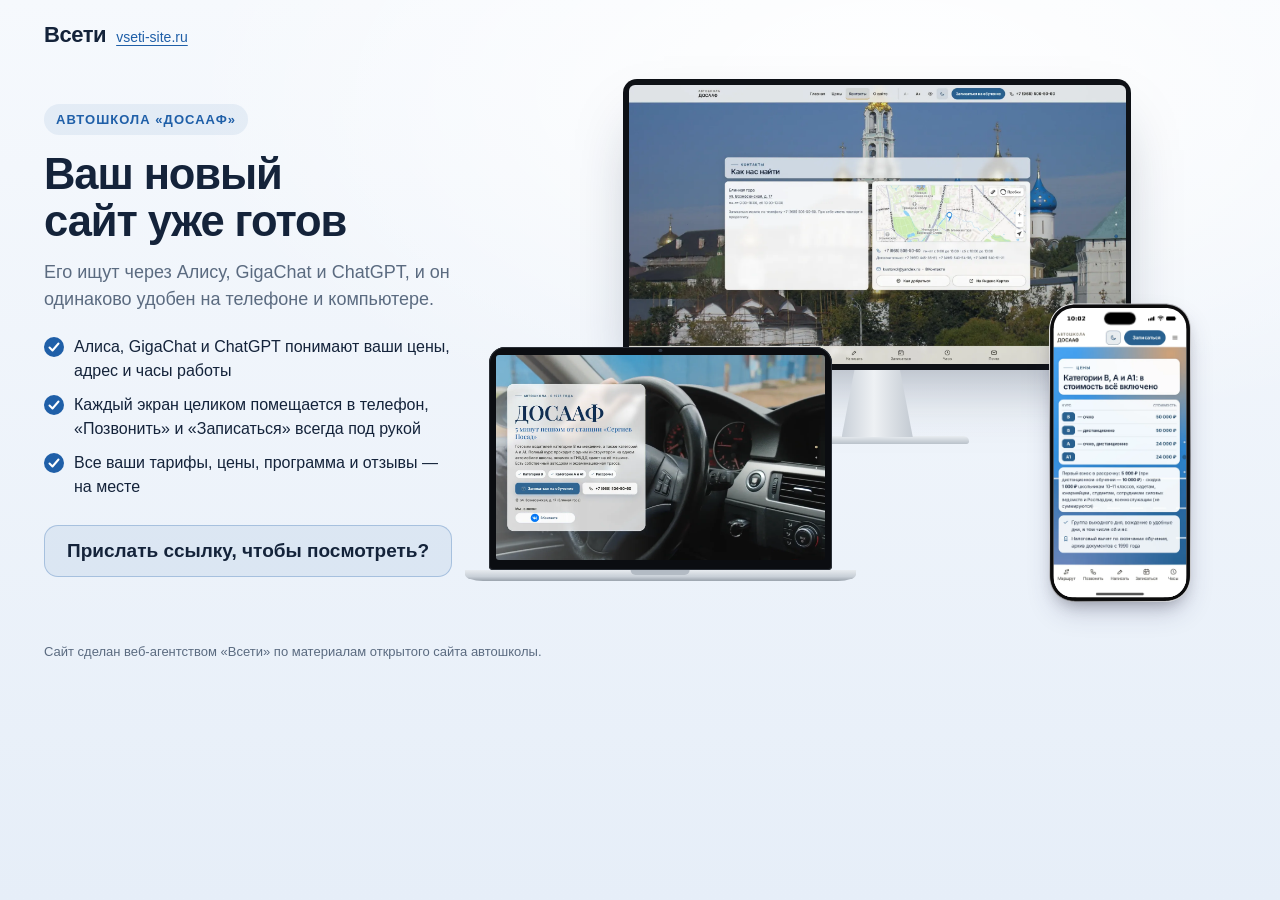
<file: vitrina/index.html>
<!doctype html>
<html lang="ru">
<head>
<meta charset="utf-8">
<meta name="viewport" content="width=device-width, initial-scale=1">
<meta name="robots" content="noindex, nofollow">
<title>Новый сайт автошколы «ДОСААФ» — веб-агентство «Всети»</title>
<style>
@layer stageshow{:where(.ss-phone){position:relative}.ss-phone{flex-shrink:0;box-shadow:0 calc(var(--ps) * 40) calc(var(--ps) * 80) calc(var(--ps) * -16) #32325d40,0 calc(var(--ps) * 24) calc(var(--ps) * 48) calc(var(--ps) * -24) #0000004d}.ss-phone__glass{height:100%}.ss-phone__window{position:relative;overflow:hidden;isolation:isolate}.ss-phone:is([data-frame=pro],[data-frame=silver],[data-frame=bezel],[data-frame=clay],[data-frame=outline],[data-frame=bare]){--ss-phone-glass: #0b0b0c;--ss-phone-rim: #2c2c2d;--ss-phone-seam: #e0dfdc;--ss-phone-line: var(--ss-text-faint, #9a9a9d);background:none}.ss-phone__bands{position:absolute;inset:0;overflow:visible;pointer-events:none}.ss-phone:is([data-frame=pro],[data-frame=silver],[data-frame=bezel],[data-frame=clay],[data-frame=outline]) .ss-phone__glass{position:relative}.ss-phone[data-frame=pro]{--ss-phone-band-1: #e3e3e6;--ss-phone-band-2: #9a9ba0;--ss-phone-band-3: #cfd0d4;--ss-phone-band-4: #85868b;--ss-phone-band-5: #c9cacd}.ss-stage[data-theme=dark] .ss-phone[data-frame=pro],.ss-stage[data-theme=glass] .ss-phone[data-frame=pro][data-dark]{--ss-phone-band-1: #5b5c61;--ss-phone-band-2: #2b2c2f;--ss-phone-band-3: #48494d;--ss-phone-band-4: #232427;--ss-phone-band-5: #404145}.ss-phone[data-frame=silver]{--ss-phone-band-1: #f4f4f6;--ss-phone-band-2: #c9cacf;--ss-phone-band-3: #eeeef1;--ss-phone-band-4: #b9babf;--ss-phone-band-5: #e6e6ea}.ss-phone[data-frame=bezel]{--ss-phone-glass: #111113}.ss-phone[data-frame=clay]{--ss-phone-clay-top: color-mix(in srgb, var(--ss-phone-clay, #ecebe8), #fff 45%);--ss-phone-clay-bottom: color-mix(in srgb, var(--ss-phone-clay, #ecebe8), #000 6%);box-shadow:0 calc(var(--ps) * 30) calc(var(--ps) * 60) calc(var(--ps) * -12) #32325d33,0 calc(var(--ps) * 16) calc(var(--ps) * 32) calc(var(--ps) * -16) #00000029}.ss-stage[data-theme=dark] .ss-phone[data-frame=clay]{--ss-phone-clay-top: color-mix(in srgb, var(--ss-phone-clay, #2a2a2e), #fff 6%);--ss-phone-clay-bottom: var(--ss-phone-clay, #2a2a2e);--ss-phone-seam: #333338}.ss-phone[data-frame=outline]{box-shadow:none}.ss-stage[data-theme=blueprint] .ss-phone[data-frame=outline]{--ss-phone-line: var(--ss-line)}.ss-phone:not([data-frame=android],[data-frame=soft]) .ss-phone__status{height:62px;padding:0}.ss-phone:not([data-frame=android],[data-frame=soft]) .ss-phone__time{position:absolute;top:21.5px;left:0;width:138.5px;line-height:22px;text-align:center}.ss-phone:not([data-frame=android],[data-frame=soft]) .ss-phone__glyphs{position:absolute;top:25.33px;left:285.25px;align-items:flex-start;gap:8px}.ss-phone:not([data-frame=android],[data-frame=soft]) .ss-phone__signal{margin-top:1px}.ss-phone:not([data-frame=android],[data-frame=soft]) .ss-phone__battery{margin-top:.33px}.ss-phone[data-frame=photo]{position:relative;background:none}.ss-phone__photo{position:absolute;z-index:4;background:var(--ss-phone-photo-light, none) center / 100% 100% no-repeat;pointer-events:none}.ss-stage[data-theme=dark] .ss-phone__photo,.ss-phone[data-dark] .ss-phone__photo{background-image:var(--ss-phone-photo-dark, var(--ss-phone-photo-light, none))}.ss-phone[data-frame=android]{background:linear-gradient(150deg,#3a3b3f,#1d1e21 40%,#2f3034 70%,#1a1b1e)}.ss-phone[data-frame=android] .ss-phone__glass{background:#050505}.ss-phone[data-frame=android] .ss-phone__island{top:14px;width:24px;height:24px;border-radius:50%}.ss-phone[data-frame=android] .ss-phone__status{height:48px;padding:0 26px}.ss-phone[data-frame=android] .ss-phone__time{font-family:system-ui,sans-serif;font-size:15px;font-weight:500}.ss-phone[data-frame=android] .ss-phone__content[data-status]{padding-top:48px}.ss-phone[data-frame=android] .ss-phone__home{width:108px;height:4px}.ss-phone[data-frame=soft]{box-shadow:0 0 0 calc(var(--ps) * 1.5) #0a25400d,0 calc(var(--ps) * 30) calc(var(--ps) * 60) calc(var(--ps) * -12) #32325d2e,0 calc(var(--ps) * 18) calc(var(--ps) * 36) calc(var(--ps) * -18) #0000001f}.ss-phone[data-frame=soft] .ss-phone__glass{background:#f6f9fc;box-shadow:inset 0 calc(var(--ps) * -2.9) calc(var(--ps) * 7.2) #0a254038}.ss-stage[data-theme=dark] .ss-phone[data-frame=soft] .ss-phone__glass{background:#1c2433;box-shadow:inset 0 calc(var(--ps) * -2.9) calc(var(--ps) * 7.2) #00000073}.ss-phone__screen{--pt: 1px;position:absolute;top:0;left:0;display:flex;flex-direction:column;overflow:hidden;background:#fff;color:#000;font-family:-apple-system,system-ui,sans-serif;font-size:15px;letter-spacing:-.015em;transform-origin:0 0;-webkit-font-smoothing:antialiased}.ss-phone[data-dark] .ss-phone__screen{background:#000;color:#fff}.ss-phone__status{position:absolute;top:0;right:0;left:0;z-index:2;display:flex;align-items:center;justify-content:space-between;height:54px;padding:0 34px 0 52px;transition:color .3s ease;will-change:transform}.ss-phone__time{font-family:SF Pro Text,-apple-system,system-ui,sans-serif;font-variation-settings:"opsz" 17;font-size:17.67px;font-weight:590;letter-spacing:0}.ss-phone__island{position:absolute;top:var(--ss-island-top, 14px);left:50%;z-index:3;width:var(--ss-island-w, 95px);height:37px;border-radius:18.5px;background:#000;transform:translate(-50%)}.ss-phone__glyphs{display:flex;align-items:center;gap:8px}.ss-phone__glyph{display:block}.ss-phone__content{position:relative;flex:1;min-height:0}.ss-phone__content[data-status]{padding-top:62px}.ss-phone__content:not([data-status]){padding-top:44px}.ss-phone[data-frame=bare] .ss-phone__content{padding-right:8px;padding-left:8px}.ss-phone__home{position:absolute;bottom:8px;left:50%;z-index:2;width:144px;height:5px;border-radius:2.5px;background:currentColor;transform:translate(-50%);transition:color .3s ease;will-change:transform}.ss-lock{position:absolute;inset:0;color:#fff;text-align:center}.ss-lock__date{margin-top:66px;font-size:22px;font-weight:600;letter-spacing:-.01em;opacity:.85}.ss-lock__clock{margin-top:-4px;font-size:112px;font-weight:700;line-height:1;letter-spacing:-.035em;font-variant-numeric:tabular-nums;opacity:.92}.ss-lock__stack{position:absolute;right:0;bottom:118px;left:0;display:flex;flex-direction:column;gap:8px;text-align:left}.ss-lock__stack[data-at=top]{top:290px;bottom:auto}.ss-lock__controls{position:absolute;right:46px;bottom:48px;left:46px;display:flex;justify-content:space-between}.ss-lock__control{display:grid;place-items:center;width:50px;height:50px;border-radius:50%;background:#0a0c1842;backdrop-filter:blur(24px) saturate(1.3);color:#fff}.ss-notification{display:flex;align-items:center;gap:13px;margin:0 18px;padding:14px 17px 14px 14px;border-radius:23px;background:#fcfcfdc2;backdrop-filter:blur(30px) saturate(1.25);box-shadow:0 4px 24px #0000000f;color:#000;text-align:left}.ss-notification[data-banner]{position:absolute;top:56px;right:0;left:0;z-index:2;animation:ss-banner-in .52s cubic-bezier(.2,.9,.25,1) both}@keyframes ss-banner-in{0%{transform:translateY(-110px)}}.ss-notification__icon{display:grid;flex-shrink:0;place-items:center;width:38px;height:38px;overflow:hidden;border-radius:9px;background:var(--ss-accent);color:#fff}.ss-notification__icon:has(>img){background:none}.ss-notification__icon>img{display:block;width:100%;height:100%}.ss-notification__text{display:flex;flex:1;flex-direction:column;min-width:0;font-size:15px;line-height:18px;letter-spacing:-.016em}.ss-notification__head{display:flex;align-items:baseline;gap:8px}.ss-notification__title{flex:1;min-width:0;overflow:hidden;font-weight:600;white-space:nowrap;text-overflow:ellipsis}.ss-notification__time{flex-shrink:0;font-size:12px;letter-spacing:-.005em;color:#3c3c4399}.ss-notification__body{display:-webkit-box;overflow:hidden;-webkit-line-clamp:3;-webkit-box-orient:vertical}.ss-lock[data-size=satellite] .ss-lock__stack{top:232px;bottom:auto}.ss-lock[data-size=satellite][data-clock=off] .ss-lock__stack{top:74px}.ss-notification{will-change:transform}.ss-phone:not([data-dark]) .ss-notification{background:#ffffffeb;box-shadow:0 0 0 .5px #00000014,0 8px 24px #0000001f}.ss-phone__time-bar{display:inline-block;width:30px;height:7px;border-radius:4px;background:currentColor;opacity:.5}}
:root{--ink:#14233a;--muted:#5b6b80;--accent:#1f5fa8;--sand:#ffc94d;--bg1:#f6f9fd;--bg2:#e6eef8}
*{box-sizing:border-box}
html,body{margin:0}
body{font:16px/1.5 -apple-system,"Segoe UI",Roboto,Arial,sans-serif;color:var(--ink);background:radial-gradient(1200px 600px at 70% 10%,#ffffff 0,rgba(255,255,255,0) 60%),linear-gradient(180deg,var(--bg1),var(--bg2));min-height:100vh}
a{color:inherit}
.top{display:flex;align-items:center;justify-content:space-between;max-width:1240px;margin:0 auto;padding:18px 24px}
.brand{display:flex;align-items:baseline;gap:10px;text-decoration:none}
.brand b{font-size:22px;letter-spacing:-.02em}
.brand span{font-size:14px;color:var(--accent);text-decoration:underline;text-underline-offset:3px}
.hero{max-width:1240px;margin:0 auto;padding:10px 24px 40px;display:grid;grid-template-columns:minmax(0,.82fr) minmax(0,1.5fr);gap:36px;align-items:center}
.eyebrow{display:inline-block;font-size:13px;font-weight:600;letter-spacing:.08em;text-transform:uppercase;color:var(--accent);background:rgba(31,95,168,.08);padding:6px 12px;border-radius:999px}
h1{text-wrap:balance;font-size:clamp(30px,3.4vw,48px);line-height:1.08;letter-spacing:-.025em;margin:16px 0 14px}
.lead{font-size:18px;color:var(--muted);margin:0 0 22px;max-width:30em}
.pts{list-style:none;padding:0;margin:0 0 26px;display:grid;gap:10px}
.pts li{display:flex;gap:10px;align-items:flex-start}
.pts li::before{content:"";flex:none;width:20px;height:20px;margin-top:2px;border-radius:50%;background:var(--accent) url("data:image/svg+xml,%3Csvg xmlns='http://www.w3.org/2000/svg' viewBox='0 0 20 20'%3E%3Cpath d='M5.5 10.5l3 3 6-7' fill='none' stroke='%23fff' stroke-width='2' stroke-linecap='round' stroke-linejoin='round'/%3E%3C/svg%3E") center/100% no-repeat}
.cta{display:flex;flex-wrap:wrap;gap:14px;align-items:center}
.btn{display:inline-flex;align-items:center;gap:8px;min-height:52px;padding:0 26px;border-radius:14px;background:var(--accent);color:#fff;font-weight:600;text-decoration:none;box-shadow:0 10px 24px rgba(31,95,168,.28)}
.btn:hover{background:#174a86}
.ask{margin:0;display:inline-flex;align-items:center;min-height:52px;padding:12px 22px;line-height:1.3;border-radius:14px;background:rgba(31,95,168,.08);border:1.5px solid rgba(31,95,168,.28);color:var(--ink);font-size:19px;font-weight:600}
/* сцена с устройствами */
.stage{position:relative;width:100%;aspect-ratio:16/11.2}
.dv{position:absolute}
.dv img{display:block;width:100%;height:100%;object-fit:cover;object-position:center top}
.mon .scr img,.lap .scr img{height:auto}
.mon{left:18%;top:0;width:68%}
.mon .scr{padding:1.1%;background:#0e1116;border-radius:14px;box-shadow:0 30px 60px -20px rgba(20,35,58,.35)}
.mon .scr img{border-radius:6px}
.mon .neck{width:14%;aspect-ratio:1/.95;margin:0 auto;background:linear-gradient(90deg,#c9d0d8,#eef1f4 45%,#c3cad2);clip-path:polygon(18% 0,82% 0,100% 100%,0 100%)}
.mon .foot{width:36%;aspect-ratio:36/1.5;margin:-1px auto 0;border-radius:6px 6px 3px 3px;background:linear-gradient(180deg,#e9edf1,#b9c1ca);box-shadow:0 12px 20px -8px rgba(20,35,58,.4)}
.lap{left:0;bottom:4%;width:46%}
.lap .scr{padding:2.2% 2.2% 3%;background:#0b0d11;border-radius:16px 16px 4px 4px;position:relative;box-shadow:0 0 0 1px #2a2f37 inset}
.lap .scr::before{content:"";position:absolute;top:1%;left:50%;width:.9%;aspect-ratio:1;border-radius:50%;background:#2b3442;transform:translateX(-50%)}
.lap .scr img{border-radius:3px}
.lap .base{position:relative;height:0;padding-bottom:3.2%;margin:0 -7%;background:linear-gradient(180deg,#e7ebef 0,#c8cfd7 60%,#9aa3ad 100%);border-radius:0 0 18px 18px/0 0 60% 60%;box-shadow:0 22px 30px -14px rgba(20,35,58,.45)}
.lap .base::after{content:"";position:absolute;top:0;left:50%;width:15%;height:40%;transform:translateX(-50%);background:#b3bbc4;border-radius:0 0 8px 8px}
.tab{right:1.5%;bottom:3%;width:23%}
.tab .scr{aspect-ratio:820/1180;padding:4.5%;background:#121419;border-radius:22px;box-shadow:0 0 0 2px #c7ced6,0 28px 50px -18px rgba(20,35,58,.45)}
.tab .scr img{border-radius:10px}
.ph{right:6%;bottom:0;width:340px;transform-origin:100% 100%}
.ph-shot{display:block;width:100%;height:auto}
.note{max-width:1240px;margin:0 auto;padding:0 24px 34px;color:var(--muted);font-size:13px}
@media (max-width:600px){
  .stage{aspect-ratio:16/9.8}
  .mon{display:none}
  .lap{left:6%;width:64%;bottom:6%}
  .ph{right:5%}
}
@media (max-width:900px){
  .hero{grid-template-columns:1fr;gap:26px;padding-top:0}
  .stage{order:-1}
  .lead{font-size:16.5px}
}
</style>
</head>
<body>
<header class="top"><a class="brand" href="https://vseti-site.ru/" target="_blank" rel="noopener"><b>Всети</b><span>vseti-site.ru</span></a></header>
<main class="hero">
  <div class="txt">
    <span class="eyebrow">Автошкола «ДОСААФ»</span>
    <h1>Ваш новый сайт уже готов</h1>
    <p class="lead">Его ищут через Алису, GigaChat и ChatGPT, и он одинаково удобен на телефоне и компьютере.</p>
    <ul class="pts">
      <li>Алиса, GigaChat и ChatGPT понимают ваши цены, адрес и часы работы</li>
      <li>Каждый экран целиком помещается в телефон, «Позвонить» и «Записаться» всегда под рукой</li>
      <li>Все ваши тарифы, цены, программа и отзывы — на месте</li>
    </ul>
    <div class="cta">
      <p class="ask">Прислать ссылку, чтобы посмотреть?</p>
    </div>
  </div>
  <div class="stage" id="stage" aria-label="Новый сайт на компьютере, ноутбуке и телефоне">
    <div class="dv mon"><div class="scr"><img src="img/monitor.webp?v=2" alt="" width="1600" height="900"></div><div class="neck"></div><div class="foot"></div></div>
    <div class="dv lap"><div class="scr"><img src="img/laptop.webp?v=2" alt="" width="1280" height="800"></div><div class="base"></div></div>
    <div class="dv ph" id="ph"><div class="ss-phone z-phone" data-frame="pro" style="width: 340px; height: 714.953px; padding: 2.38318px; border-radius: 61.1682px; --ps: 0.794392523364486px;"><svg class="ss-phone__bands" width="100%" height="100%" aria-hidden="true"><defs><linearGradient id="ph-band" x1="0.2" y1="0" x2="0.8" y2="1"><stop offset="0" style="stop-color: var(--ss-phone-band-1);"></stop><stop offset="0.22" style="stop-color: var(--ss-phone-band-2);"></stop><stop offset="0.48" style="stop-color: var(--ss-phone-band-3);"></stop><stop offset="0.74" style="stop-color: var(--ss-phone-band-4);"></stop><stop offset="1" style="stop-color: var(--ss-phone-band-5);"></stop></linearGradient><linearGradient id="ph-clay" x1="0" y1="0" x2="0" y2="1"><stop offset="0" style="stop-color: var(--ss-phone-clay-top);"></stop><stop offset="1" style="stop-color: var(--ss-phone-clay-bottom);"></stop></linearGradient></defs><g transform="translate(10.327102803738317 10.327102803738317)" stroke-linejoin="round"><path d="M262.94 0.00L267.09 0.06L270.49 0.24L273.65 0.53L276.65 0.94L279.51 1.47L282.27 2.11L284.93 2.87L287.50 3.74L289.97 4.72L292.36 5.81L294.65 7.02L296.85 8.33L298.96 9.75L300.98 11.27L302.90 12.90L304.72 14.62L306.45 16.45L308.08 18.37L309.60 20.38L311.02 22.49L312.33 24.70L313.53 26.99L314.63 29.37L315.61 31.85L316.48 34.41L317.24 37.07L317.88 39.83L318.41 42.70L318.82 45.69L319.11 48.85L319.29 52.25L319.35 56.40L319.35 637.90L319.29 642.04L319.11 645.45L318.82 648.60L318.41 651.60L317.88 654.47L317.24 657.23L316.48 659.89L315.61 662.45L314.63 664.92L313.53 667.31L312.33 669.60L311.02 671.80L309.60 673.91L308.08 675.93L306.45 677.85L304.72 679.68L302.90 681.40L300.98 683.03L298.96 684.55L296.85 685.97L294.65 687.28L292.36 688.49L289.97 689.58L287.50 690.56L284.93 691.43L282.27 692.19L279.51 692.83L276.65 693.36L273.65 693.77L270.49 694.06L267.09 694.24L262.94 694.30L56.40 694.30L52.25 694.24L48.85 694.06L45.69 693.77L42.70 693.36L39.83 692.83L37.07 692.19L34.41 691.43L31.85 690.56L29.37 689.58L26.99 688.49L24.70 687.28L22.49 685.97L20.38 684.55L18.37 683.03L16.45 681.40L14.62 679.68L12.90 677.85L11.27 675.93L9.75 673.91L8.33 671.80L7.02 669.60L5.81 667.31L4.72 664.92L3.74 662.45L2.87 659.89L2.11 657.23L1.47 654.47L0.94 651.60L0.53 648.60L0.24 645.45L0.06 642.04L0.00 637.90L0.00 56.40L0.06 52.25L0.24 48.85L0.53 45.69L0.94 42.70L1.47 39.83L2.11 37.07L2.87 34.41L3.74 31.85L4.72 29.37L5.81 26.99L7.02 24.70L8.33 22.49L9.75 20.38L11.27 18.37L12.90 16.45L14.62 14.62L16.45 12.90L18.37 11.27L20.38 9.75L22.49 8.33L24.70 7.02L26.99 5.81L29.37 4.72L31.85 3.74L34.41 2.87L37.07 2.11L39.83 1.47L42.70 0.94L45.69 0.53L48.85 0.24L52.25 0.06L56.40 0.00Z" fill="none" stroke-width="20.654205607476634" stroke="url(#ph-band)"></path><path d="M262.94 0.00L267.09 0.06L270.49 0.24L273.65 0.53L276.65 0.94L279.51 1.47L282.27 2.11L284.93 2.87L287.50 3.74L289.97 4.72L292.36 5.81L294.65 7.02L296.85 8.33L298.96 9.75L300.98 11.27L302.90 12.90L304.72 14.62L306.45 16.45L308.08 18.37L309.60 20.38L311.02 22.49L312.33 24.70L313.53 26.99L314.63 29.37L315.61 31.85L316.48 34.41L317.24 37.07L317.88 39.83L318.41 42.70L318.82 45.69L319.11 48.85L319.29 52.25L319.35 56.40L319.35 637.90L319.29 642.04L319.11 645.45L318.82 648.60L318.41 651.60L317.88 654.47L317.24 657.23L316.48 659.89L315.61 662.45L314.63 664.92L313.53 667.31L312.33 669.60L311.02 671.80L309.60 673.91L308.08 675.93L306.45 677.85L304.72 679.68L302.90 681.40L300.98 683.03L298.96 684.55L296.85 685.97L294.65 687.28L292.36 688.49L289.97 689.58L287.50 690.56L284.93 691.43L282.27 692.19L279.51 692.83L276.65 693.36L273.65 693.77L270.49 694.06L267.09 694.24L262.94 694.30L56.40 694.30L52.25 694.24L48.85 694.06L45.69 693.77L42.70 693.36L39.83 692.83L37.07 692.19L34.41 691.43L31.85 690.56L29.37 689.58L26.99 688.49L24.70 687.28L22.49 685.97L20.38 684.55L18.37 683.03L16.45 681.40L14.62 679.68L12.90 677.85L11.27 675.93L9.75 673.91L8.33 671.80L7.02 669.60L5.81 667.31L4.72 664.92L3.74 662.45L2.87 659.89L2.11 657.23L1.47 654.47L0.94 651.60L0.53 648.60L0.24 645.45L0.06 642.04L0.00 637.90L0.00 56.40L0.06 52.25L0.24 48.85L0.53 45.69L0.94 42.70L1.47 39.83L2.11 37.07L2.87 34.41L3.74 31.85L4.72 29.37L5.81 26.99L7.02 24.70L8.33 22.49L9.75 20.38L11.27 18.37L12.90 16.45L14.62 14.62L16.45 12.90L18.37 11.27L20.38 9.75L22.49 8.33L24.70 7.02L26.99 5.81L29.37 4.72L31.85 3.74L34.41 2.87L37.07 2.11L39.83 1.47L42.70 0.94L45.69 0.53L48.85 0.24L52.25 0.06L56.40 0.00Z" fill="none" stroke-width="15.88785046728972" style="stroke: var(--ss-phone-rim);"></path><path d="M262.94 0.00L267.09 0.06L270.49 0.24L273.65 0.53L276.65 0.94L279.51 1.47L282.27 2.11L284.93 2.87L287.50 3.74L289.97 4.72L292.36 5.81L294.65 7.02L296.85 8.33L298.96 9.75L300.98 11.27L302.90 12.90L304.72 14.62L306.45 16.45L308.08 18.37L309.60 20.38L311.02 22.49L312.33 24.70L313.53 26.99L314.63 29.37L315.61 31.85L316.48 34.41L317.24 37.07L317.88 39.83L318.41 42.70L318.82 45.69L319.11 48.85L319.29 52.25L319.35 56.40L319.35 637.90L319.29 642.04L319.11 645.45L318.82 648.60L318.41 651.60L317.88 654.47L317.24 657.23L316.48 659.89L315.61 662.45L314.63 664.92L313.53 667.31L312.33 669.60L311.02 671.80L309.60 673.91L308.08 675.93L306.45 677.85L304.72 679.68L302.90 681.40L300.98 683.03L298.96 684.55L296.85 685.97L294.65 687.28L292.36 688.49L289.97 689.58L287.50 690.56L284.93 691.43L282.27 692.19L279.51 692.83L276.65 693.36L273.65 693.77L270.49 694.06L267.09 694.24L262.94 694.30L56.40 694.30L52.25 694.24L48.85 694.06L45.69 693.77L42.70 693.36L39.83 692.83L37.07 692.19L34.41 691.43L31.85 690.56L29.37 689.58L26.99 688.49L24.70 687.28L22.49 685.97L20.38 684.55L18.37 683.03L16.45 681.40L14.62 679.68L12.90 677.85L11.27 675.93L9.75 673.91L8.33 671.80L7.02 669.60L5.81 667.31L4.72 664.92L3.74 662.45L2.87 659.89L2.11 657.23L1.47 654.47L0.94 651.60L0.53 648.60L0.24 645.45L0.06 642.04L0.00 637.90L0.00 56.40L0.06 52.25L0.24 48.85L0.53 45.69L0.94 42.70L1.47 39.83L2.11 37.07L2.87 34.41L3.74 31.85L4.72 29.37L5.81 26.99L7.02 24.70L8.33 22.49L9.75 20.38L11.27 18.37L12.90 16.45L14.62 14.62L16.45 12.90L18.37 11.27L20.38 9.75L22.49 8.33L24.70 7.02L26.99 5.81L29.37 4.72L31.85 3.74L34.41 2.87L37.07 2.11L39.83 1.47L42.70 0.94L45.69 0.53L48.85 0.24L52.25 0.06L56.40 0.00Z" fill="none" stroke-width="14.69626168224299" style="stroke: var(--ss-phone-glass);"></path></g></svg><div class="ss-phone__glass" style="padding: 7.94393px; border-radius: 58.785px;"><div class="ss-phone__window" style="width: 319.346px; height: 694.299px; clip-path: path(&quot;M 262.94 0 L 267.09 0.06 L 270.49 0.24 L 273.65 0.53 L 276.65 0.94 L 279.51 1.47 L 282.27 2.11 L 284.93 2.87 L 287.5 3.74 L 289.97 4.72 L 292.36 5.81 L 294.65 7.02 L 296.85 8.33 L 298.96 9.75 L 300.98 11.27 L 302.9 12.9 L 304.72 14.62 L 306.45 16.45 L 308.08 18.37 L 309.6 20.38 L 311.02 22.49 L 312.33 24.7 L 313.53 26.99 L 314.63 29.37 L 315.61 31.85 L 316.48 34.41 L 317.24 37.07 L 317.88 39.83 L 318.41 42.7 L 318.82 45.69 L 319.11 48.85 L 319.29 52.25 L 319.35 56.4 L 319.35 637.9 L 319.29 642.04 L 319.11 645.45 L 318.82 648.6 L 318.41 651.6 L 317.88 654.47 L 317.24 657.23 L 316.48 659.89 L 315.61 662.45 L 314.63 664.92 L 313.53 667.31 L 312.33 669.6 L 311.02 671.8 L 309.6 673.91 L 308.08 675.93 L 306.45 677.85 L 304.72 679.68 L 302.9 681.4 L 300.98 683.03 L 298.96 684.55 L 296.85 685.97 L 294.65 687.28 L 292.36 688.49 L 289.97 689.58 L 287.5 690.56 L 284.93 691.43 L 282.27 692.19 L 279.51 692.83 L 276.65 693.36 L 273.65 693.77 L 270.49 694.06 L 267.09 694.24 L 262.94 694.3 L 56.4 694.3 L 52.25 694.24 L 48.85 694.06 L 45.69 693.77 L 42.7 693.36 L 39.83 692.83 L 37.07 692.19 L 34.41 691.43 L 31.85 690.56 L 29.37 689.58 L 26.99 688.49 L 24.7 687.28 L 22.49 685.97 L 20.38 684.55 L 18.37 683.03 L 16.45 681.4 L 14.62 679.68 L 12.9 677.85 L 11.27 675.93 L 9.75 673.91 L 8.33 671.8 L 7.02 669.6 L 5.81 667.31 L 4.72 664.92 L 3.74 662.45 L 2.87 659.89 L 2.11 657.23 L 1.47 654.47 L 0.94 651.6 L 0.53 648.6 L 0.24 645.45 L 0.06 642.04 L 0 637.9 L 0 56.4 L 0.06 52.25 L 0.24 48.85 L 0.53 45.69 L 0.94 42.7 L 1.47 39.83 L 2.11 37.07 L 2.87 34.41 L 3.74 31.85 L 4.72 29.37 L 5.81 26.99 L 7.02 24.7 L 8.33 22.49 L 9.75 20.38 L 11.27 18.37 L 12.9 16.45 L 14.62 14.62 L 16.45 12.9 L 18.37 11.27 L 20.38 9.75 L 22.49 8.33 L 24.7 7.02 L 26.99 5.81 L 29.37 4.72 L 31.85 3.74 L 34.41 2.87 L 37.07 2.11 L 39.83 1.47 L 42.7 0.94 L 45.69 0.53 L 48.85 0.24 L 52.25 0.06 L 56.4 0 Z&quot;);"><div class="ss-phone__screen" style="width: 402px; height: 874px; transform: scale(0.794393); --ss-screen-r: 64px;"><div class="ss-phone__status"><span class="ss-phone__time">10:02</span><span class="ss-phone__glyphs"><svg viewBox="0 0 20.33 13.67" width="20.33" height="13.67" class="ss-phone__glyph ss-phone__signal"><rect x="0" y="7.34" width="3.333" height="6.33" rx="1.667" fill="currentColor"></rect><rect x="5.667" y="5" width="3.333" height="8.67" rx="1.667" fill="currentColor"></rect><rect x="11.334" y="2.67" width="3.333" height="11" rx="1.667" fill="currentColor"></rect><rect x="17.000999999999998" y="0" width="3.333" height="13.67" rx="1.667" fill="currentColor"></rect></svg><svg viewBox="0 0 19.33 14.33" width="19.33" height="14.33" class="ss-phone__glyph ss-phone__wifi"><path fill-rule="evenodd" fill="currentColor" d="M0.415933 5.54283C0.902185 6.04412 1.66017 5.95818 2.27513 5.41393C4.30595 3.58064 6.83731 2.63535 9.66901 2.63535C12.5007 2.63535 15.0464 3.60928 17.0629 5.41393C17.6636 5.97251 18.4215 6.0298 18.9221 5.54283C19.4226 5.02722 19.4942 4.2538 18.9793 3.70954C16.8341 1.51819 13.3302 0 9.66901 0C6.00783 0 2.48965 1.53251 0.358727 3.72387C-0.156127 4.2538 -0.0989213 5.02722 0.415933 5.55715L0.415933 5.54283ZM3.94841 9.13779C4.50617 9.68205 5.22124 9.62476 5.85051 9.10915C6.88022 8.29276 8.25316 7.73418 9.66901 7.7485C11.0706 7.7485 12.4435 8.29276 13.4875 9.12347C14.1168 9.63908 14.8605 9.66773 15.4039 9.12347C15.9331 8.57921 16.0189 7.7485 15.4611 7.23289C14.0739 5.98683 11.9859 5.11315 9.68332 5.11315C7.38077 5.11315 5.27845 5.98683 3.9055 7.23289C3.41925 7.69121 3.31914 8.47896 3.96271 9.13779L3.94841 9.13779ZM8.72511 13.8929C9.34008 14.4801 9.98365 14.4801 10.5986 13.8929L11.757 12.7757C12.372 12.1742 12.5007 11.4151 11.7999 10.8995C11.2136 10.4841 10.4699 10.212 9.66901 10.212C8.86813 10.212 8.11015 10.4841 7.53809 10.9138C6.83731 11.4151 6.98033 12.1885 7.59529 12.7757L8.73942 13.8929L8.72511 13.8929Z"></path></svg><svg viewBox="0 0 29.33 13.67" width="29.33" height="13.67" class="ss-phone__glyph ss-phone__battery"><path fill="currentColor" d="M0 6.4C0 4.15979 0 3.03969 0.435974 2.18404C0.819467 1.43139 1.43139 0.819467 2.18404 0.435974C3.03969 0 4.15979 0 6.4 0L19.933 0C22.1732 0 23.2933 0 24.149 0.435974C24.9016 0.819467 25.5135 1.43139 25.897 2.18404C26.333 3.03969 26.333 4.15979 26.333 6.4L26.333 7.26666C26.333 9.50687 26.333 10.627 25.897 11.4826C25.5135 12.2353 24.9016 12.8472 24.149 13.2307C23.2933 13.6667 22.1732 13.6667 19.933 13.6667L6.4 13.6667C4.15979 13.6667 3.03969 13.6667 2.18404 13.2307C1.43139 12.8472 0.819467 12.2353 0.435974 11.4826C0 10.627 0 9.50687 0 7.26666L0 6.4Z"></path><path fill-rule="evenodd" fill="currentColor" transform="translate(27.33 4.33)" d="M0 0L0 5C0.601505 4.8625 2 3.75 2 2.5C2 1.25 0.601505 0.1375 0 0Z"></path></svg></span></div><span class="ss-phone__island"></span><div class="ss-phone__content" data-status="true"><img class="ph-shot" src="img/phone.webp?v=2" alt="Новый сайт автошколы «ДОСААФ» на телефоне" width="393" height="794"></div><span class="ss-phone__home"></span></div></div></div></div></div>
  </div>
</main>
<p class="note">Сайт сделан веб-агентством «Всети» по материалам открытого сайта автошколы.</p>
<script>
(function(){var st=document.getElementById('stage'),ph=document.getElementById('ph');
function fit(){var k=st.clientWidth*(innerWidth<=600?0.27:0.19)/340;ph.style.transform='scale('+k+')';}
fit();addEventListener('resize',fit);})();
</script>
</body>
</html>
</file>
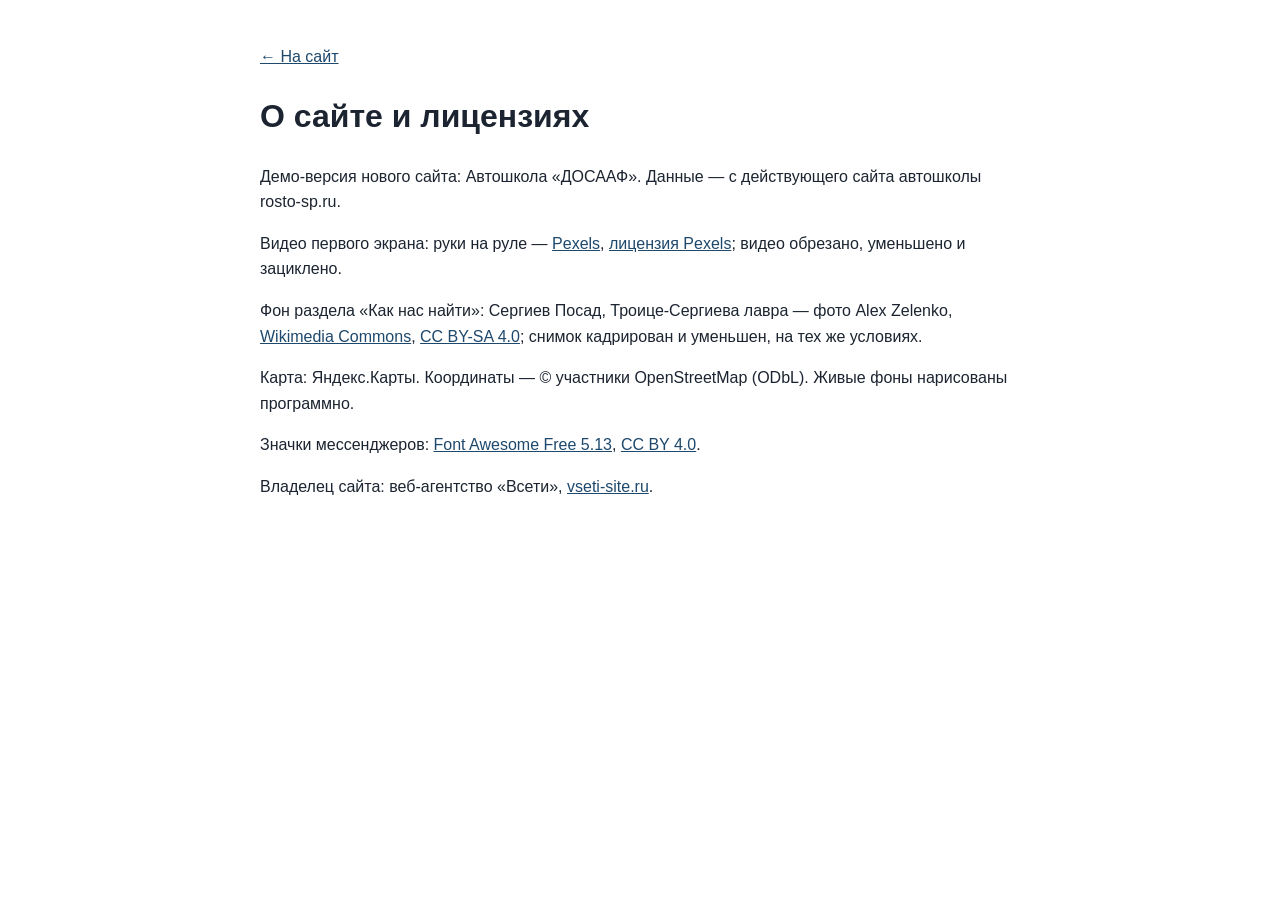
<file: credits.html>
<!doctype html><html lang="ru"><head><meta charset="utf-8"><meta name="viewport" content="width=device-width,initial-scale=1"><meta name="robots" content="noindex"><title>О сайте — Автошкола «ДОСААФ»</title>
<style>body{font:16px/1.6 Inter,Arial,sans-serif;max-width:760px;margin:0 auto;padding:28px 18px;color:#1b2430}a{color:#1e486c}</style></head><body>
<p><a href="./">← На сайт</a></p><h1>О сайте и лицензиях</h1>
<p>Демо-версия нового сайта: Автошкола «ДОСААФ». Данные — с действующего сайта автошколы rosto-sp.ru.</p>
<p>Видео первого экрана: руки на руле — <a href="https://www.pexels.com/video/5951267/" target="_blank" rel="noopener">Pexels</a>, <a href="https://www.pexels.com/license/" target="_blank" rel="noopener">лицензия Pexels</a>; видео обрезано, уменьшено и зациклено.</p>
<p>Фон раздела «Как нас найти»: Сергиев Посад, Троице-Сергиева лавра — фото Alex Zelenko, <a href="https://commons.wikimedia.org/wiki/File:Russia-Sergiev_Posad-Troitse-Sergiyeva_Lavra-Panorama-4.jpg" target="_blank" rel="noopener">Wikimedia Commons</a>, <a href="https://creativecommons.org/licenses/by-sa/4.0/deed.ru" target="_blank" rel="noopener">CC BY-SA 4.0</a>; снимок кадрирован и уменьшен, на тех же условиях.</p>
<p>Карта: Яндекс.Карты. Координаты — © участники OpenStreetMap (ODbL). Живые фоны нарисованы программно.</p>
<p>Значки мессенджеров: <a href="https://fontawesome.com" target="_blank" rel="noopener">Font Awesome Free 5.13</a>, <a href="https://creativecommons.org/licenses/by/4.0/" target="_blank" rel="noopener">CC BY 4.0</a>.</p>
<p>Владелец сайта: веб-агентство «Всети», <a href="https://vseti-site.ru" target="_blank" rel="noopener">vseti-site.ru</a>.</p>
</body></html>
</file>
<file: css/etalon.css>
/* ==========================================================================
   Эталон нотариуса. Общий слой поверх встроенных стилей index.html:
   видео-первый экран, «жидкое стекло», интерьеры на фоне экранов,
   шапка и нижняя панель со второго экрана, карточки Spotlight Card.
   ========================================================================== */

/* плавное проявление подсветки рамки (Chrome/Safari/Firefox новых версий) */
@property --hl{syntax:'<number>';inherits:true;initial-value:0}

:root{
  --glass:rgba(0,0,0,.4);
  --glass-blur:4px;
  --spot:255,196,108;          /* тёплый янтарь под интерьеры */
  --spring:cubic-bezier(.2,.9,.3,1.35);
}

/* ---------- светлый текст на тёмном стекле для всего, что лежит на фото ---------- */
.sec:not(.sec-hero),.hdr,.bar,.mmenu{
  --card:rgba(0,0,0,.4); --card-rgb:0,0,0;
  --text:#fff; --muted:rgba(255,255,255,.84);
  --line:rgba(255,255,255,.3); --line2:rgba(255,255,255,.2);
  --accent:#ecd9ac; --accent-d:#f6e9c8; --accent-l:#d3bc8a; --accent-soft:rgba(255,255,255,.13);
  --bg:rgba(0,0,0,.3); --bg2:transparent; --bg3:rgba(255,255,255,.13);
  --on-accent:#1d170b;
  --shadow:0 1px 12px rgba(0,0,0,.35); --shadow-lg:0 18px 50px rgba(0,0,0,.5);
  --ok:#8fe3a8; --bad:#ff9f96;
  color:#fff;
}
.sec:not(.sec-hero){background:#2b2319}
.sec:not(.sec-hero) .sec-scroll{
  position:relative;z-index:1;
  padding-top:calc(var(--hdr-h) / var(--zc,1) + 12px);padding-bottom:calc(var(--bar-h) + 12px);
  text-shadow:0 1px 2px rgba(0,0,0,.45)
}
.sec:not(.sec-hero) :is(input,select,textarea,button.btn,.btn){text-shadow:none}

/* ---------- фон экранов: интерьеры, затемнение ровно 50% ---------- */
.sec-bg{position:absolute;inset:0;z-index:0;overflow:hidden;pointer-events:none;background:#2b2319}
.sec-bg picture{display:block;width:100%;height:100%}
.sec-bg img{display:block;width:100%;height:100%;object-fit:cover;opacity:0;transition:opacity .9s ease}
.sec-bg img.ld,html:not(.js) .sec-bg img{opacity:1}
.sec-bg::after{content:"";position:absolute;inset:0;background:rgba(0,0,0,.5)}

/* ==========================================================================
   Жидкое стекло
   ========================================================================== */
.glass,
.sec:not(.sec-hero) :is(.sec-head,.svc,.step,.rev,.rsum,.cred,.cbox,.fq,.about-txt,.tf-card,.quote,.ilink,.chips li,.foot,.rate-chip){
  position:relative;isolation:isolate;
  background:var(--glass);
  -webkit-backdrop-filter:blur(var(--glass-blur));backdrop-filter:blur(var(--glass-blur));
  border:0;border-radius:var(--radius);
  box-shadow:0 8px 30px rgba(0,0,0,.14);
}
/* тонкая светлая рамка-градиент; рядом с курсором рамка разгорается (--hl, --x, --y) */
.glass::after,
.sec:not(.sec-hero) :is(.sec-head,.svc,.step,.rev,.rsum,.cred,.cbox,.fq,.about-txt,.tf-card,.quote,.ilink,.chips li,.foot,.rate-chip)::after{
  content:"";position:absolute;inset:0;border-radius:inherit;padding:1.4px;pointer-events:none;z-index:2;
  background:
    radial-gradient(230px circle at var(--x,50%) var(--y,50%),rgba(255,226,160,calc(var(--hl,0)*1)),rgba(var(--spot),calc(var(--hl,0)*.65)) 38%,transparent 72%),
    linear-gradient(160deg,rgba(255,255,255,.58) 0%,rgba(255,255,255,.16) 22%,rgba(255,255,255,0) 44%,rgba(255,255,255,0) 60%,rgba(255,255,255,.16) 82%,rgba(255,255,255,.5) 100%);
  -webkit-mask:linear-gradient(#000 0 0) content-box,linear-gradient(#000 0 0);
  -webkit-mask-composite:xor;mask-composite:exclude;
}
.sec:not(.sec-hero) .sec-head{display:block;width:fit-content;max-width:100%;border-radius:18px;padding:14px 22px 16px;margin-bottom:16px}
.sec:not(.sec-hero) .sec-head .h2{margin-top:8px}
.sec:not(.sec-hero) .sec-head .lead{margin-top:8px}
.sec:not(.sec-hero) .sec-head .demo-note{background:rgba(255,255,255,.1);border-left-color:var(--accent)}

/* ==========================================================================
   Spotlight Card: пятно света под курсором внутри карточки (::before),
   подсветка рамки рядом с курсором (::after выше), «прыжок» scale + тень.
   Позицию --x/--y ставит один общий обработчик pointermove (js/etalon.js).
   ========================================================================== */
.glow{position:relative;isolation:isolate;--hov:1.035}
.glow::before{
  content:"";position:absolute;inset:0;border-radius:inherit;pointer-events:none;z-index:-1;
  background:
    radial-gradient(340px circle at var(--x,50%) var(--y,50%),rgba(var(--spot),.5),rgba(var(--spot),.2) 38%,transparent 72%);
  opacity:0;transition:opacity .35s ease;
}
.glow.lit{--hl:1}
.glow.lit::before{opacity:1}
.glow{transition:scale .38s var(--spring),box-shadow .32s ease,--hl .3s ease}
.glow.rv{transition:opacity .7s ease var(--rvd),translate .7s ease var(--rvd),scale .38s var(--spring),box-shadow .32s ease,--hl .3s ease}
@media (hover:hover) and (pointer:fine){
  .glow:hover{scale:var(--hov);z-index:6;box-shadow:0 24px 54px rgba(0,0,0,.5),0 0 34px rgba(var(--spot),.2)}
}
/* ---------- «Контакты» («Как нас найти»): плашки при наведении и касании загораются жёлтым — яркая рамка и мягкое
   свечение вокруг; размер не меняется (никаких увеличений и сдвигов раскладки), видно в обеих темах ---------- */
:root{--gy-ring:255,208,80;--gy-glow:255,200,64}
html[data-theme="light"]{--gy-ring:232,154,0;--gy-glow:255,186,30}
#contacts .glow{--gy:0 0 0 2.5px rgba(var(--gy-ring),.98),0 0 22px 4px rgba(var(--gy-glow),.66),0 0 58px 14px rgba(var(--gy-glow),.32),0 8px 30px rgba(0,0,0,.14);
  --gy0:0 0 0 0 rgba(var(--gy-ring),0),0 0 0 0 rgba(var(--gy-glow),0),0 0 0 0 rgba(var(--gy-glow),0),0 8px 30px rgba(0,0,0,.14)}
@media (hover:hover) and (pointer:fine){
  #contacts .glow:hover{scale:1;box-shadow:var(--gy)}
  /* заголовок с рейтингом: когда курсор на значке рейтинга, светится только значок */
  #contacts .sec-head:has(.rate-chip:hover):hover{box-shadow:var(--gy0)}
}
#contacts .glow.tap{animation:cGlowTap 1.4s ease-out,glowHl .62s ease-out}
@keyframes cGlowTap{0%{box-shadow:var(--gy0)}14%,62%{box-shadow:var(--gy)}100%{box-shadow:var(--gy0)}}
html[data-hc="1"] #contacts .glow:hover{outline:3px solid #ffd400;outline-offset:2px}
/* крупные плашки берут нижнюю границу 1,03: 3,5 % от 600 px — это уже 20 px */
.hero-plq,.about-txt,.tf-card,.sec-head,.cbox{--hov:1.03}

/* касание на телефоне: вспышка пятна в точке касания и подпрыгивание */
.glow.tap{animation:glowTap .62s var(--spring),glowHl .62s ease-out}
.glow.tap::before{animation:spotFlash .62s ease-out}
@keyframes glowTap{0%{scale:1}38%{scale:var(--tap,1.045)}100%{scale:1}}
@keyframes glowHl{0%{--hl:0}22%{--hl:1}100%{--hl:0}}
@keyframes spotFlash{0%{opacity:0}18%{opacity:1}100%{opacity:0}}

/* ---------- появление блоков при входе на экран ---------- */
.rv{--rvd:calc(var(--i,0) * 90ms);opacity:0;transform:none;translate:0 18px;
  transition:opacity .7s ease var(--rvd),translate .7s ease var(--rvd)}
.sec.active .rv{opacity:1;transform:none;translate:0 0}
/* первый экран: блоки стартуют сами (экран активен с загрузки), по очереди после слова */
.sec-hero .rv{--rvd:calc(var(--hero-d,1.8s) + var(--i,0) * 140ms);opacity:1;translate:0 0}
.sec-hero .kicker.rv{--rvd:.45s}
/* анимация заголовка стартует — скрипт ставит .go, и остальные блоки выходят следом за словом */
.sec-hero.go .rv{animation:heroIn .9s cubic-bezier(.2,.7,.2,1) var(--rvd) both}
html.js .sec-hero:not(.go) .rv{opacity:0;translate:0 18px;animation:heroSafe .01s linear 5s forwards}
@keyframes heroIn{from{opacity:0;translate:0 18px}to{opacity:1;translate:0 0}}
@keyframes heroSafe{to{opacity:1;translate:0 0}}

/* ==========================================================================
   Первый экран
   ========================================================================== */
.sec-hero{background:#8fb1d4;color:#fff;
  /* А−/А+ первый экран не трогают: страница в zoom, экран — встречный zoom (как шапка), поэтому он на любой ступени
     выглядит ровно как при 100 %. Единицы vw/vh и высота экрана считаются от окна без поправки. */
  zoom:calc(1 / var(--zc,1)); --vwu:1vw; --vhu:1vh;
  /* высота — та же видимая, что у остальных экранов (скрипт кладёт её в --vhr); 100vh во встроенном браузере Telegram на Android
     считается при спрятанной верхней панели и выше видимой части — первый экран выходил выше, и все следующие съезжали вниз */
  --vh:var(--vhr, calc(100 * var(--vhu)))}
.hero-bg{position:absolute;inset:0;overflow:hidden;background:#9db9d6 url(../img/hero-poster.jpg) 54% 50%/cover no-repeat}
.hero-video{position:absolute;inset:0;width:100%;height:100%;object-fit:cover;object-position:54% 50%;background:transparent}
.hero-clouds{
  position:absolute;left:0;top:0;width:100%;height:58%;pointer-events:none;opacity:0;transition:opacity 2.4s ease;
  -webkit-mask-image:linear-gradient(180deg,#000 0%,#000 36%,rgba(0,0,0,.55) 66%,transparent 100%);
          mask-image:linear-gradient(180deg,#000 0%,#000 36%,rgba(0,0,0,.55) 66%,transparent 100%)
}
.hero-clouds.on{opacity:1}
/* угасание к низу рисует сам шейдер (js/clouds.js): маска на canvas — лишний проход на каждый кадр */
.hero-clouds.baked{-webkit-mask-image:none;mask-image:none}
/* точки-переходы по краю не растут с А+: иначе на ступенях 130–150 % они наезжают на плашки первого экрана и карточки */
.dots{zoom:calc(1 / var(--zc,1))}

.sec-hero .sec-scroll{position:relative;z-index:1;padding:26px clamp(20px,calc(3.4*var(--vwu,1vw)),64px);display:flex;flex-direction:column}
.sec-hero .wrap{max-width:none;margin:auto 0}
.hero-plq{
  --plq-w:clamp(500px,calc(38*var(--vwu,1vw)),660px);--plq-pad:clamp(24px,calc(2.4*var(--vwu,1vw)),36px);
  width:min(100%,var(--plq-w));padding:var(--plq-pad);border-radius:28px;
  color:#fff;text-shadow:0 1px 3px rgba(0,0,0,.5);
  animation:plqIn .9s ease both
}
@keyframes plqIn{from{opacity:0;translate:0 14px}to{opacity:1;translate:0 0}}
.hero-plq .kicker{color:#f6e6bd;font-size:12.5px;letter-spacing:.15em}
.hero-plq .kicker::before{background:#f6e6bd}
.hero-h1{margin:14px 0 0;font-weight:500}
.hw{
  display:inline-block;font-family:var(--serif);font-weight:500;line-height:1.06;letter-spacing:-.005em;color:#fff;
  font-size:calc((var(--plq-w) - 2 * var(--plq-pad)) / 4.9);
  text-shadow:0 2px 22px rgba(0,0,0,.35),0 1px 2px rgba(0,0,0,.4);white-space:nowrap
}
.hn{display:block;margin-top:6px;font-family:var(--serif);font-weight:500;font-size:clamp(20px,calc(1.9*var(--vwu,1vw)),28px);line-height:1.2;color:#f7ecd2}
.hero-lead{margin-top:16px;max-width:none;font-size:clamp(15px,calc(1.15*var(--vwu,1vw)),17px);line-height:1.5;color:rgba(255,255,255,.94)}
.hero-addr{margin-top:10px;font-size:14px}
.hero-addr .addr-link{color:#fff;border-bottom-color:rgba(255,255,255,.55)}
.hero-addr .addr-link:hover{color:#f6e6bd}
.hero-cta{display:flex;flex-wrap:wrap;gap:12px;margin-top:22px}
.btn-glass{
  min-height:52px;padding:0 26px;font-size:16px;color:#fff;border:0;background:var(--glass);
  -webkit-backdrop-filter:blur(var(--glass-blur));backdrop-filter:blur(var(--glass-blur));text-shadow:none
}
.btn-glass:hover{background:var(--glass);color:#fff}
.btn-glass.btn-book{background:rgba(var(--spot),.9);color:#2a1d07;font-weight:700;box-shadow:0 8px 26px rgba(var(--spot),.3)}
.btn-glass.btn-book:hover{background:rgba(var(--spot),.95);color:#2a1d07}
.btn-glass.btn-book::after{display:none}
.btn-glass.btn-book::before{background:radial-gradient(160px circle at var(--x,50%) var(--y,50%),rgba(255,255,255,.75),rgba(255,255,255,.25) 45%,transparent 75%)}
.btn-glass .ico{width:19px;height:19px}
.hero-plq .status{margin-top:16px;background:rgba(0,0,0,.28);border-color:rgba(255,255,255,.3);text-shadow:none}

/* ==========================================================================
   Шапка и нижняя панель: только со второго экрана
   ========================================================================== */
.hdr{
  background:var(--glass);-webkit-backdrop-filter:blur(8px);backdrop-filter:blur(8px);border-bottom:0;
  transition:transform .5s var(--ease),opacity .35s ease,visibility 0s linear 0s
}
.hdr::after{content:"";position:absolute;left:0;right:0;bottom:0;height:1px;background:linear-gradient(90deg,transparent,rgba(255,255,255,.45),transparent)}
body[data-sec="0"] .hdr{transform:translateY(-105%);opacity:0;visibility:hidden;pointer-events:none;transition:transform .45s var(--ease),opacity .3s ease,visibility 0s linear .45s}
.hdr-in{max-width:1440px;padding:0 28px;gap:18px}
.brand-s{color:rgba(255,255,255,.78)}
.brand-n{font-size:16px;font-weight:600;color:#fff;text-shadow:0 1px 3px rgba(0,0,0,.4)}
.nav{gap:2px}
.nav-a{color:#fff;opacity:.9;font-size:14.5px;padding:10px 12px;white-space:nowrap}
.brand{flex:none}
.nav-a:hover,.nav-a.cur,.nav > li.open > .nav-a{background:rgba(255,255,255,.14);opacity:1}
.nav-a.cur{box-shadow:inset 0 -2px 0 rgba(var(--spot),.95)}
.hdr-tools{margin-left:10px;gap:10px}
.hdr .tool{color:#fff;opacity:.9}
.hdr .tool:hover{background:rgba(255,255,255,.14);opacity:1}
.hdr .btn-primary{background:rgba(var(--spot),.95);border-color:transparent;color:#2a1d07;font-weight:700}
.hdr .btn-primary:hover{background:#ffd998;color:#2a1d07}
.hdr-tel{display:inline-flex;align-items:center;gap:8px;min-height:44px;padding:0 6px;font-weight:600;font-size:15px;white-space:nowrap;color:#fff;border-radius:10px}
.hdr-tel .ico{width:18px;height:18px}
.hdr-tel:hover{color:#ffe2a8}
.mega{background:rgba(24,19,12,.9);-webkit-backdrop-filter:blur(16px);backdrop-filter:blur(16px);border:1px solid rgba(255,255,255,.2)}
.mega-it:hover{background:rgba(255,255,255,.12)}
.lang-dd{background:rgba(24,19,12,.92);-webkit-backdrop-filter:blur(16px);backdrop-filter:blur(16px);border:1px solid rgba(255,255,255,.22);color:#fff}
.lang-dd a:hover,.lang-dd button:hover{background:rgba(255,255,255,.12)}
.lang-dd a.cur{color:#ffe2a8}
/* размер текста, контраст, тема: прямо на плашке, рядом с языком */
.hdr-a11y{display:flex;align-items:center;gap:2px;margin-left:2px;padding-left:8px;border-left:1px solid rgba(255,255,255,.28)}
.hdr-a11y .tool{width:44px;height:44px}
.hdr #hcBtn[aria-pressed="true"]{background:rgba(255,226,168,.2);color:#ffe2a8;opacity:1}
.hdr .tool:disabled{opacity:.35;cursor:default}
.hdr .tool:disabled:hover{background:none}
.mm-tools{display:none}

.bar{
  background:var(--glass);-webkit-backdrop-filter:blur(8px);backdrop-filter:blur(8px);border-top:0;box-shadow:none;
  transition:transform .5s var(--ease),opacity .35s ease,visibility 0s linear 0s
}
.bar::before{content:"";position:absolute;left:0;right:0;top:0;height:1px;background:linear-gradient(90deg,transparent,rgba(255,255,255,.45),transparent)}
body[data-sec="0"] .bar{transform:translateY(105%);opacity:0;visibility:hidden;pointer-events:none;transition:transform .45s var(--ease),opacity .3s ease,visibility 0s linear .45s}
.bi{color:#fff;opacity:.88}
.bi:hover{background:rgba(255,255,255,.14);opacity:1}
.bi.cur{color:#ffe2a8}

.dots button::after{background:#fff;opacity:.6;box-shadow:0 0 0 1px rgba(0,0,0,.35)}
.dots button.cur::after{background:rgb(var(--spot));opacity:1}

.mmenu{background:rgba(22,17,11,.93);-webkit-backdrop-filter:blur(14px);backdrop-filter:blur(14px);color:#fff;bottom:var(--bar-h)}
.mmenu .macc-list button:hover{background:rgba(255,255,255,.12)}
.mmenu .mmenu-foot .btn{justify-content:center;padding:0 22px;font-size:16px}
.mmenu .btn-primary{background:rgba(var(--spot),.95);border-color:transparent;color:#2a1d07;font-weight:700}
.mmenu .btn-ghost{border-color:rgba(255,255,255,.4);color:#fff}
.mm-set{margin-top:16px;display:grid;gap:10px}
.mm-row{display:flex;flex-wrap:wrap;gap:8px;align-items:center}
.mm-lbl{width:56px;font-size:13px;color:var(--muted);text-transform:uppercase;letter-spacing:.08em}
.mmenu .mm-row a,.mmenu .mm-row button{display:inline-flex;width:auto;min-width:44px;min-height:44px;padding:0 12px;justify-content:center;align-items:center;
  border:1px solid rgba(255,255,255,.28);border-radius:10px;font-size:14px;font-weight:600}
.mmenu .mm-row a.cur{color:#ffe2a8;border-color:#ffe2a8}
.mmenu .mm-row .ico{width:20px;height:20px}
/* на телефоне те же четыре кнопки одним заметным рядом в меню */
.mmenu .mm-tools{grid-template-columns:repeat(4,1fr);gap:8px;padding:10px;border:1px solid rgba(255,226,168,.4);border-radius:14px;background:rgba(255,255,255,.07)}
.mmenu .mm-tools button{display:inline-flex;width:100%;min-height:52px;justify-content:center;align-items:center;border:1px solid rgba(255,255,255,.28);border-radius:10px;font-size:16px;font-weight:700;background:rgba(0,0,0,.25);padding:0}
.mmenu .mm-tools button .ico{width:22px;height:22px}
.mmenu .mm-tools button[aria-pressed="true"]{border-color:#ffe2a8;color:#ffe2a8;background:rgba(255,226,168,.14)}
.mmenu .mm-tools button:disabled{opacity:.4}

/* ==========================================================================
   Экраны: карточки на стекле
   ========================================================================== */
.sec:not(.sec-hero) .kicker{color:#f1deb0}
.sec:not(.sec-hero) .kicker::before{background:#f1deb0}
.sec:not(.sec-hero) .h2{font-size:clamp(26px,calc(3*var(--vwu,1vw)),38px)}
.sec:not(.sec-hero) .svc:hover{transform:none;border-color:transparent}
.svc .cic,.cred .cic,.cl .cic,.mega-it .cic{background:rgba(255,255,255,.14);color:#f6e9c8}
.svc small{color:rgba(255,255,255,.8)}
.about-txt{padding:20px 24px}
.sec:not(.sec-hero) .about-txt .quote{background:rgba(255,255,255,.09);border-left:3px solid rgb(var(--spot));border-radius:0 12px 12px 0;-webkit-backdrop-filter:none;backdrop-filter:none;box-shadow:none}
.sec:not(.sec-hero) .about-txt .quote::after{display:none}
.chips li{background:var(--glass);border-radius:999px}
.creds .cred{padding:14px 16px;min-height:68px}
.cred > div{min-width:0;flex:1 1 auto}

/* ---------- «Оплата»: ровные значки ----------
   Карточка занимает ту же ширину и высоту, что соседние. Если четыре значка помещаются в строку —
   идут одним рядом от левого до правого края; иначе сетка 2×2 с одинаковыми колонками, а все карточки
   «Реквизитов» выравниваются по высоте (grid-auto-rows:1fr). Размер решает ширина самой колонки
   (container query), а не окна — поэтому одинаково на 1280, 1366, 1440, 1920, планшете и в режиме «А+». */
.about-side{container:aside / inline-size}
.pay-pills,.cred .pay-pills,.cl .pay-pills{
  display:grid;grid-template-columns:repeat(2,minmax(0,1fr));gap:6px;width:100%;margin-top:3px
}
.pay-pill{
  display:flex;align-items:center;justify-content:center;min-width:0;min-height:26px;padding:2px 8px;
  font-size:12.5px;line-height:1.2;text-align:center;white-space:nowrap;box-sizing:border-box
}
.pay-pill .ico{display:none}
.pay-pill.pay-logo{padding:2px 8px;min-height:26px}
.pay-pill.pay-logo img{height:15px}
.pay-pill.pay-logo img[src$="sbp.svg"]{height:17px}
.creds .cred:has(.pay-pills){padding-top:10px;padding-bottom:10px}
.creds .cred:has(.pay-pills) small{line-height:1.25}
@container aside (min-width:405px){
  .cred .pay-pills{grid-template-columns:repeat(4,auto);justify-content:space-between;max-width:430px}
}
@container aside (max-width:404px){
  .creds{grid-auto-rows:1fr}
}

.steps::before{display:none}
.steps{gap:14px;list-style:none;padding:0}
.step{padding:20px 16px 20px;text-align:left}
.step-n{background:rgba(255,255,255,.14);border-color:rgba(var(--spot),.85);color:#f6e9c8}
.step p{color:rgba(255,255,255,.88)}

.rsum,.rev{padding:20px 22px}
.rsum .big{color:#f6e9c8}
.rev p{color:#fff}

.faq{gap:0 16px}
.faq-col{gap:12px}
.fq{border-bottom:0;padding:2px 18px}
.fq > button{padding:14px 2px}
.fq-a p{padding:0 2px 14px;color:rgba(255,255,255,.88)}
.fq > button .pl{border-color:rgba(255,255,255,.4)}

.cbox{padding:16px 18px}
.cl{gap:9px}
.mapbox{padding:12px}
.fld input,.fld select,.fld textarea{background:rgba(0,0,0,.34);color:#fff;border-color:rgba(255,255,255,.34);text-shadow:none}
.fld input::placeholder,.fld textarea::placeholder{color:rgba(255,255,255,.55)}
.fld select option{color:#111;background:#fff}
.fld input:focus,.fld select:focus,.fld textarea:focus{border-color:rgb(var(--spot));box-shadow:0 0 0 3px rgba(var(--spot),.28)}
.map{background:rgba(0,0,0,.25)}
.sec:not(.sec-hero) .btn-primary{background:rgba(var(--spot),.95);border-color:transparent;color:#2a1d07;font-weight:700}
.sec:not(.sec-hero) .btn-primary:hover{background:#ffd998;color:#2a1d07}
.sec:not(.sec-hero) .btn-ghost{background:rgba(0,0,0,.3);color:#fff;border-color:rgba(255,255,255,.4)}
.sec:not(.sec-hero) .btn-ghost:hover{border-color:rgb(var(--spot));color:#ffe2a8}
.info-links .ilink{color:#fff;padding:9px 18px}
.info-links .ilink:hover{background:var(--glass)}

/* рейтинг Яндекс.Карт в «Контактах» */
.sec-head-rate{display:flex!important;align-items:center;justify-content:space-between;gap:18px;flex-wrap:wrap;width:100%!important;padding:14px 18px 14px 24px!important}
.sec-head-rate .sh-txt .h2{margin-top:6px}
.rate-chip{display:flex;align-items:center;gap:12px;padding:8px 18px 8px 10px;border-radius:14px;color:#fff;text-decoration:none;text-shadow:none}
.rate-chip .ym{width:40px;height:40px;flex:none}
.rate-chip .badge-r{display:flex;align-items:center;gap:8px}
.rate-chip .badge-r b{font-size:26px;line-height:1;font-weight:600}
.rate-chip .stars svg{width:17px;height:17px}
.rate-chip small{display:block;margin-top:3px;font-size:13px;color:var(--muted);white-space:nowrap}

.foot{margin-top:16px;padding:12px 18px;border-top:0;border-radius:14px;align-items:center}
.foot > div:first-child{flex:1 1 0;min-width:0}
.foot a{color:#fff}

/* фокус с клавиатуры виден на любом фоне */
.sec :focus-visible,.hdr :focus-visible,.bar :focus-visible,.mmenu :focus-visible{outline:3px solid #ffe2a8;outline-offset:2px}

/* ==========================================================================
   Адаптив
   ========================================================================== */
@media screen and (max-width:1439px){
  .hdr-tel{width:44px;padding:0;justify-content:center}
  .hdr-tel span{display:none}
  .hdr-tel:hover{background:rgba(255,255,255,.14)}
  .nav-a{padding:10px 9px}
}
/* на ноутбуках поуже телефон на плашке не помещается (он есть в нижней панели и в меню) */
@media screen and (max-width:1366px){.hdr-tel{display:none}}
@media screen and (max-width:860px){
  .hdr-a11y{display:none}
}
@media (max-width:860px){
  .mmenu .mm-tools{display:grid}
}
/* таджикская и киргизская версии: пункты меню длиннее — телефон на плашке только значком до 1680 px, меню-бургер на экранах до 1320 px */
@media screen and (min-width:1440px) and (max-width:1679px){
  html[lang="tg"] .hdr-tel,html[lang="ky"] .hdr-tel{width:44px;padding:0;justify-content:center}
  html[lang="tg"] .hdr-tel span,html[lang="ky"] .hdr-tel span{display:none}
}
@media screen and (min-width:1280px) and (max-width:1319px){
  html[lang="tg"] .nav,html[lang="ky"] .nav,html[lang="tg"] .hdr-tel,html[lang="ky"] .hdr-tel{display:none}
  html[lang="tg"] .burger,html[lang="ky"] .burger{display:grid}
  html[lang="tg"] .hdr-book,html[lang="ky"] .hdr-book{display:inline-flex}
  html[lang="tg"] .hdr-tools,html[lang="ky"] .hdr-tools{margin-left:auto}
  html[lang="tg"] .hdr-in,html[lang="ky"] .hdr-in{padding:0 18px}
}
@media screen and (max-width:1279px){
  .nav,.hdr-tel{display:none}
  .burger{display:grid}
  .hdr-book{display:inline-flex}
  .hdr-tools{margin-left:auto}
  .hdr-in{padding:0 18px}
}
@media (max-width:767px){
  .sec-bg{background:#2b2319}
  .sec:not(.sec-hero) .sec-scroll{padding-bottom:calc(var(--bar-h) + 12px)}
  .sec:not(.sec-hero) .sec-head{padding:12px 16px 14px;margin-bottom:14px;border-radius:14px}
  .step{padding:14px}
  .fq{padding:0 14px}
  .rsum,.rev{padding:16px}
  .sec-head-rate{padding:12px 14px!important}
  .rate-chip{padding:6px 12px 6px 8px}
  .rate-chip .ym{width:34px;height:34px}
  .rate-chip .badge-r b{font-size:22px}
  .rate-chip .stars svg{width:14px;height:14px}
  .foot{padding:10px 14px}
}
/* первый экран: пороги настоящие (@media screen не пересчитывается под А+), он всегда как при 100 % */
@media screen and (max-width:767px){
  .sec-hero .sec-scroll{padding:16px 14px calc(18px + env(safe-area-inset-bottom,0px))}
  .sec-hero .wrap{margin:auto 0 0}
  .hero-plq{--plq-pad:18px;width:100%;padding:18px 18px 20px;border-radius:22px}
  .hero-plq .kicker{font-size:11.5px;letter-spacing:.1em}
  .hero-h1{margin-top:10px}
  .hw{font-size:clamp(44px,calc(16.2*var(--vwu,1vw)),76px)}
  .hn{font-size:clamp(19px,calc(5.4*var(--vwu,1vw)),26px)}
  .hero-lead{margin-top:12px;font-size:14.5px}
  .hero-addr{display:none}
  .hero-cta{margin-top:16px;gap:10px;flex-wrap:nowrap}
  .btn-glass{min-height:50px;padding:0 14px;font-size:15px;flex:1 1 0;gap:8px}
  .hero-plq .status{margin-top:12px;font-size:12.5px}
  .hero-video,.hero-bg{object-position:55% 50%;background-position:55% 50%}
  .hero-clouds{height:52%}
}
@media (max-width:767px){
  .dots{right:-15px}
}
@media screen and (max-width:600px){
  .hdr-in{padding:0 12px;gap:8px}
  .brand-n{font-size:15px}
  .hdr-book{padding:0 14px;font-size:14px}
}
/* ---------- очень узкая раскладка: телефон при увеличенном тексте (ширина окна ÷ масштаб ≤ 340) ----------
   Пороги @media при «А+» пересчитываются движком под масштаб, поэтому эти правила включаются и на узких
   телефонах без увеличения, и на обычных телефонах при 115–150 %: ничего не вылезает за край, без горизонтальной прокрутки. */
@media screen and (max-width:340px){
  .hdr-in{padding:0 8px;gap:4px}
  .hdr-book{display:none}
  .brand-n{font-size:12px}
  .tool-lang{padding:0 6px}
}
@media (max-width:340px){
  .bi{padding:8px 0}
  .bi span{position:absolute;width:1px;height:1px;overflow:hidden;clip:rect(0 0 0 0);white-space:nowrap}
  .svc-grid{grid-template-columns:1fr}
  .btn:not(.btn-glass),.btn-sm:not(.btn-glass){white-space:normal;line-height:1.2;padding-top:9px;padding-bottom:9px;text-align:center}
  .rate-chip small{white-space:normal}
  .rsum .btn{width:100%}
  .foot .fl{display:flex;flex-wrap:wrap}
  .modal{padding:10px}
  .mbox{padding:18px 14px 14px}
  .mbox h3{font-size:18px;overflow-wrap:anywhere}
  .mhead{gap:10px}
  .mhead .cic{display:none}
  .mbox h3{overflow-wrap:break-word}
  .hours-t{font-size:14px}
  .hours-t td{padding:9px 3px}
  .info-tabs button{padding:7px 10px}
  .bk-inline{grid-template-columns:1fr}
  .bk-inline .bk-opt{flex-direction:row;justify-content:flex-start;gap:12px;min-height:52px;padding:8px 14px;text-align:left}
}
/* первый экран при ширине ≤340 px: настоящие пороги (см. выше), как при 100 % */
@media screen and (max-width:340px){
  .hero-cta{flex-wrap:wrap}
  .btn-glass{flex:1 1 100%;white-space:normal;line-height:1.2;padding-top:9px;padding-bottom:9px;text-align:center}
}
/* колонки сеток не растягиваются под длинное слово или поле ввода: страница никогда не выходит за край */
.svc-grid>*,.steps>*,.reviews>*,.faq>*,.contacts>*,.about>*,.mbox{min-width:0}
@media screen and (max-width:479px){
  :root{--hdr-h:56px}
  .brand-t{display:flex}
  .brand{flex:1 1 0;min-width:0}
  .brand-s{font-size:9px;letter-spacing:.14em}
  .brand-n{font-size:12.5px;white-space:normal;line-height:1.12}
}
@media (max-width:479px){
  .bi{font-size:12px;letter-spacing:-.03em;padding:6px 0}
  .bi span{overflow:visible;text-overflow:clip}
  .mmenu .mmenu-foot .btn{flex:1 1 100%}
}
@media screen and (max-height:700px) and (min-width:768px){
  .hero-lead{display:none}
  .hero-cta{margin-top:16px}
}

/* ---------- без анимаций, если пользователь так просит ---------- */
@media (prefers-reduced-motion:reduce){
  .sec-hero.go .rv,html.js .sec-hero:not(.go) .rv,.hero-plq{animation:none;opacity:1;translate:0 0}
  .glow,.glow.rv{transition:none}
  .rv{transition:none;translate:0 0;opacity:1}
  .hero-clouds{transition:none}
}

/* ==========================================================================
   Две темы (кнопка солнце/луна на плашке). По умолчанию data-theme="light" (как и было).
   Светлая: светлое матовое стекло плашек, окна и формы светлые, текст тёмный; фон экранов — те же фото
   с тем же затемнением 50 %, что и в тёмной базе. Тёмная: глубокий почти чёрный фон, плотное тёмное стекло,
   светлый текст, фото сильно затемнены. Первый экран (видео, облака, чайки, слово) читается в обеих:
   в светлой плашка светлая с тёмным текстом, в тёмной — тёмная со светлым.
   Выше (без data-theme) — базовый вид «тёмное стекло»; светлая тема переопределяет его ниже.
   ========================================================================== */
/* ----- тёмная: глубже ----- */
html[data-theme="dark"]{--glass:rgba(9,9,12,.74);--glass-blur:6px}
html[data-theme="dark"] .sec-hero{--glass:rgba(6,7,10,.52);--glass-blur:6px}
html[data-theme="dark"] .sec:not(.sec-hero),html[data-theme="dark"] .sec-bg{background:#070707}
html[data-theme="dark"] .sec-bg::after{background:rgba(3,4,7,.86)}
html[data-theme="dark"] .hdr,html[data-theme="dark"] .bar{background:rgba(5,5,7,.86)}
html[data-theme="dark"] .mmenu{background:rgba(6,6,8,.98)}
html[data-theme="dark"] .mega,html[data-theme="dark"] .lang-dd{background:rgba(7,7,9,.97)}
html[data-theme="dark"] .fld input,html[data-theme="dark"] .fld select,html[data-theme="dark"] .fld textarea{background:rgba(0,0,0,.55)}

/* ----- светлая ----- */
html[data-theme="light"]:not([data-hc="1"]){--glass:rgba(255,255,255,.7);--glass-blur:8px}
html[data-theme="light"]:not([data-hc="1"]) .sec-hero{--glass:rgba(255,253,248,.66);--glass-blur:12px}
html[data-theme="light"]:not([data-hc="1"]) .sec:not(.sec-hero),html[data-theme="light"]:not([data-hc="1"]) .hdr,html[data-theme="light"]:not([data-hc="1"]) .bar,html[data-theme="light"]:not([data-hc="1"]) .mmenu{
  --card:rgba(255,255,255,.74); --card-rgb:255,255,255;
  --text:#1b160e; --muted:#4d4332;
  --line:rgba(70,50,15,.30); --line2:rgba(70,50,15,.17);
  --accent:#7a5718; --accent-d:#5a3d0b; --accent-l:#a3813f; --accent-soft:rgba(122,87,24,.13);
  --bg:rgba(255,255,255,.5); --bg2:transparent; --bg3:rgba(70,50,15,.08);
  --on-accent:#fff;
  --shadow:0 1px 12px rgba(70,50,15,.14); --shadow-lg:0 18px 50px rgba(70,50,15,.26);
  --ok:#1d7443; --bad:#b0332a;
  color:#1b160e
}
html[data-theme="light"]:not([data-hc="1"]) .sec:not(.sec-hero) .sec-scroll{text-shadow:none}
html[data-theme="light"]:not([data-hc="1"]) .glass,
html[data-theme="light"]:not([data-hc="1"]) .sec:not(.sec-hero) :is(.sec-head,.svc,.step,.rev,.rsum,.cred,.cbox,.fq,.about-txt,.tf-card,.quote,.ilink,.chips li,.foot,.rate-chip){
  box-shadow:0 8px 28px rgba(70,50,15,.16),inset 0 1px 0 rgba(255,255,255,.8)
}
html[data-theme="light"]:not([data-hc="1"]) .glass::after,
html[data-theme="light"]:not([data-hc="1"]) .sec:not(.sec-hero) :is(.sec-head,.svc,.step,.rev,.rsum,.cred,.cbox,.fq,.about-txt,.tf-card,.quote,.ilink,.chips li,.foot,.rate-chip)::after{
  background:
    radial-gradient(230px circle at var(--x,50%) var(--y,50%),rgba(214,150,40,calc(var(--hl,0)*1)),rgba(var(--spot),calc(var(--hl,0)*.7)) 38%,transparent 72%),
    linear-gradient(160deg,rgba(255,255,255,.95) 0%,rgba(120,88,30,.22) 28%,rgba(120,88,30,.12) 62%,rgba(255,255,255,.9) 100%)
}
html[data-theme="light"]:not([data-hc="1"]) .glow:hover{box-shadow:0 24px 54px rgba(70,50,15,.3),0 0 34px rgba(var(--spot),.3)}
html[data-theme="light"]:not([data-hc="1"]) .sec:not(.sec-hero) .sec-head .demo-note{background:rgba(70,50,15,.07)}
/* первый экран */
html[data-theme="light"]:not([data-hc="1"]) .hero-plq{color:#1b160e;text-shadow:none}
html[data-theme="light"]:not([data-hc="1"]) .hero-plq .kicker{color:#7a5718}
html[data-theme="light"]:not([data-hc="1"]) .hero-plq .kicker::before{background:#7a5718}
html[data-theme="light"]:not([data-hc="1"]) .hw{color:#17120a;text-shadow:0 1px 0 rgba(255,255,255,.5)}
html[data-theme="light"]:not([data-hc="1"]) .hn{color:#4b3a18}
html[data-theme="light"]:not([data-hc="1"]) .hero-lead{color:rgba(27,22,14,.92)}
html[data-theme="light"]:not([data-hc="1"]) .hero-addr .addr-link{color:#1b160e;border-bottom-color:rgba(27,22,14,.45)}
html[data-theme="light"]:not([data-hc="1"]) .hero-addr .addr-link:hover{color:#7a5718}
html[data-theme="light"]:not([data-hc="1"]) .btn-glass{color:#1b160e}
html[data-theme="light"]:not([data-hc="1"]) .btn-glass:hover{color:#1b160e}
html[data-theme="light"]:not([data-hc="1"]) .btn-glass.btn-book,html[data-theme="light"]:not([data-hc="1"]) .btn-glass.btn-book:hover{color:#2a1d07}
html[data-theme="light"]:not([data-hc="1"]) .hero-plq .status{background:rgba(255,255,255,.6);border-color:rgba(70,50,15,.25);color:#1b160e}
/* шапка, нижняя полоса, меню */
html[data-theme="light"]:not([data-hc="1"]) .hdr,html[data-theme="light"]:not([data-hc="1"]) .bar{background:rgba(255,253,248,.82)}
html[data-theme="light"]:not([data-hc="1"]) .hdr::after,html[data-theme="light"]:not([data-hc="1"]) .bar::before{background:linear-gradient(90deg,transparent,rgba(90,65,25,.35),transparent)}
html[data-theme="light"]:not([data-hc="1"]) .brand-s{color:rgba(60,45,20,.72)}
html[data-theme="light"]:not([data-hc="1"]) .brand-n{color:#1b160e;text-shadow:none}
html[data-theme="light"]:not([data-hc="1"]) .nav-a{color:#1b160e}
html[data-theme="light"]:not([data-hc="1"]) .nav-a:hover,html[data-theme="light"]:not([data-hc="1"]) .nav-a.cur,html[data-theme="light"]:not([data-hc="1"]) .nav > li.open > .nav-a{background:rgba(70,50,15,.09)}
html[data-theme="light"]:not([data-hc="1"]) .nav-a.cur{box-shadow:inset 0 -2px 0 #c08a28}
html[data-theme="light"]:not([data-hc="1"]) .hdr .tool{color:#1b160e}
html[data-theme="light"]:not([data-hc="1"]) .hdr .tool:hover{background:rgba(70,50,15,.09)}
html[data-theme="light"]:not([data-hc="1"]) .hdr-tel{color:#1b160e}
html[data-theme="light"]:not([data-hc="1"]) .hdr-tel:hover{color:#7a5718}
html[data-theme="light"]:not([data-hc="1"]) .hdr-a11y{border-left-color:rgba(70,50,15,.28)}
html[data-theme="light"]:not([data-hc="1"]) .hdr #hcBtn[aria-pressed="true"]{background:rgba(192,138,40,.22);color:#5a3d0b}
html[data-theme="light"]:not([data-hc="1"]) .mega,html[data-theme="light"]:not([data-hc="1"]) .lang-dd{background:rgba(255,252,246,.97);border-color:rgba(70,50,15,.2);color:#1b160e}
html[data-theme="light"]:not([data-hc="1"]) .mega-it:hover,html[data-theme="light"]:not([data-hc="1"]) .lang-dd a:hover,html[data-theme="light"]:not([data-hc="1"]) .lang-dd button:hover{background:rgba(70,50,15,.08)}
html[data-theme="light"]:not([data-hc="1"]) .lang-dd a.cur{color:#7a5718}
html[data-theme="light"]:not([data-hc="1"]) .bi{color:#1b160e}
html[data-theme="light"]:not([data-hc="1"]) .bi:hover{background:rgba(70,50,15,.09)}
html[data-theme="light"]:not([data-hc="1"]) .bi.cur{color:#7a5718}
html[data-theme="light"]:not([data-hc="1"]) .mmenu{background:rgba(255,252,246,.98);color:#1b160e}
html[data-theme="light"]:not([data-hc="1"]) .mmenu .macc-list button:hover{background:rgba(70,50,15,.08)}
html[data-theme="light"]:not([data-hc="1"]) .mmenu .btn-ghost{border-color:rgba(70,50,15,.4);color:#1b160e}
html[data-theme="light"]:not([data-hc="1"]) .mmenu .mm-row a,html[data-theme="light"]:not([data-hc="1"]) .mmenu .mm-row button,html[data-theme="light"]:not([data-hc="1"]) .mmenu .mm-tools button{border-color:rgba(70,50,15,.3)}
html[data-theme="light"]:not([data-hc="1"]) .mmenu .mm-row a.cur{color:#7a5718;border-color:#c08a28}
html[data-theme="light"]:not([data-hc="1"]) .mmenu .mm-tools{border-color:rgba(192,138,40,.5);background:rgba(70,50,15,.06)}
html[data-theme="light"]:not([data-hc="1"]) .mmenu .mm-tools button{background:rgba(255,255,255,.7)}
html[data-theme="light"]:not([data-hc="1"]) .mmenu .mm-tools button[aria-pressed="true"]{border-color:#c08a28;color:#5a3d0b;background:rgba(192,138,40,.2)}
/* содержимое экранов */
html[data-theme="light"]:not([data-hc="1"]) .strong-lbl,html[data-theme="light"]:not([data-hc="1"]) .sec:not(.sec-hero) > .sec-scroll .about > div > .strong-lbl{color:rgba(255,255,255,.9);text-shadow:0 1px 2px rgba(0,0,0,.55)}
html[data-theme="light"]:not([data-hc="1"]) .sec:not(.sec-hero) .kicker{color:#7a5718}
html[data-theme="light"]:not([data-hc="1"]) .sec:not(.sec-hero) .kicker::before{background:#7a5718}
html[data-theme="light"]:not([data-hc="1"]) .svc .cic,html[data-theme="light"]:not([data-hc="1"]) .cred .cic,html[data-theme="light"]:not([data-hc="1"]) .cl .cic,html[data-theme="light"]:not([data-hc="1"]) .mega-it .cic{background:rgba(122,87,24,.12);color:#5a3d0b}
html[data-theme="light"]:not([data-hc="1"]) .svc small{color:rgba(27,22,14,.78)}
html[data-theme="light"]:not([data-hc="1"]) .sec:not(.sec-hero) .about-txt .quote{background:rgba(70,50,15,.07)}
html[data-theme="light"]:not([data-hc="1"]) .step-n{background:rgba(255,255,255,.75);border-color:rgba(192,138,40,.9);color:#5a3d0b}
html[data-theme="light"]:not([data-hc="1"]) .step p{color:rgba(27,22,14,.86)}
html[data-theme="light"]:not([data-hc="1"]) .rsum .big{color:#5a3d0b}
html[data-theme="light"]:not([data-hc="1"]) .rev p{color:#1b160e}
html[data-theme="light"]:not([data-hc="1"]) .fq-a p{color:rgba(27,22,14,.86)}
html[data-theme="light"]:not([data-hc="1"]) .fq > button .pl{border-color:rgba(70,50,15,.4)}
html[data-theme="light"]:not([data-hc="1"]) .fld input,html[data-theme="light"]:not([data-hc="1"]) .fld select,html[data-theme="light"]:not([data-hc="1"]) .fld textarea{background:rgba(255,255,255,.88);color:#1b160e;border-color:rgba(70,50,15,.32)}
html[data-theme="light"]:not([data-hc="1"]) .fld input::placeholder,html[data-theme="light"]:not([data-hc="1"]) .fld textarea::placeholder{color:rgba(27,22,14,.5)}
html[data-theme="light"]:not([data-hc="1"]) .map{background:rgba(255,255,255,.45)}
html[data-theme="light"]:not([data-hc="1"]) .sec:not(.sec-hero) .btn-ghost{background:rgba(255,255,255,.62);color:#1b160e;border-color:rgba(70,50,15,.38)}
html[data-theme="light"]:not([data-hc="1"]) .sec:not(.sec-hero) .btn-ghost:hover{border-color:#c08a28;color:#5a3d0b}
html[data-theme="light"]:not([data-hc="1"]) .info-links .ilink{color:#1b160e}
html[data-theme="light"]:not([data-hc="1"]) .rate-chip{color:#1b160e}
html[data-theme="light"]:not([data-hc="1"]) .foot a{color:#1b160e}
html[data-theme="light"]:not([data-hc="1"]) .sec :focus-visible,html[data-theme="light"]:not([data-hc="1"]) .hdr :focus-visible,html[data-theme="light"]:not([data-hc="1"]) .bar :focus-visible,html[data-theme="light"]:not([data-hc="1"]) .mmenu :focus-visible{outline-color:#a06a10}
html[data-theme="light"]:not([data-hc="1"]) .pay-pill:not(.pay-logo){background:rgba(255,255,255,.7)}

/* ---------- режим для слабовидящих: чистый чёрный экран без стекла ---------- */
html[data-hc="1"] .sec:not(.sec-hero){background:#000}
html[data-hc="1"] .sec-hero{background:#000}
html[data-hc="1"] .glass,html[data-hc="1"] .hdr,html[data-hc="1"] .bar,html[data-hc="1"] .mmenu,html[data-hc="1"] .btn-glass,
html[data-hc="1"] .sec:not(.sec-hero) :is(.sec-head,.svc,.step,.rev,.rsum,.cred,.cbox,.fq,.about-txt,.tf-card,.quote,.ilink,.chips li,.foot,.rate-chip){
  background:#000!important;border:2px solid #fff!important;-webkit-backdrop-filter:none!important;backdrop-filter:none!important;box-shadow:none!important}
html[data-hc="1"] .glass::after,html[data-hc="1"] .glow::before,html[data-hc="1"] .hdr::after,html[data-hc="1"] .bar::before,
html[data-hc="1"] .sec:not(.sec-hero) :is(.sec-head,.svc,.step,.rev,.rsum,.cred,.cbox,.fq,.about-txt,.tf-card,.quote,.ilink,.chips li,.foot,.rate-chip)::after{display:none!important}
html[data-hc="1"] .hero-clouds,html[data-hc="1"] .hero-gulls,html[data-hc="1"] .sd-canvas,html[data-hc="1"] .hero-video{display:none!important}
html[data-hc="1"] .btn-glass.btn-book,html[data-hc="1"] .hdr .btn-primary,html[data-hc="1"] .sec:not(.sec-hero) .btn-primary{background:#ffe14d!important;color:#000!important}
html[data-hc="1"] .hw,html[data-hc="1"] .hn{text-shadow:none}
html[data-hc="1"] .btn-glass.btn-book *,html[data-hc="1"] .sec:not(.sec-hero) .btn-primary *{color:#000!important}

/* язык виден и на телефоне (правка Сергея 17.10) */
@media screen and (max-width:700px){.tool-lang{padding:0 8px;gap:4px}.hdr-tools{gap:6px}}

/* ==========================================================================
   Материалы конторы (модалка): обычные абзацы и списки, ссылки внутри строки;
   текст по ширине с переносами слов (мягкие переносы ставит js, hyphens:auto — запас).
   На телефоне — по левому краю с переносами, чтобы не было «рек» из больших пробелов.
   ========================================================================== */
.info-i > div{display:none}
.info-i.open > div{display:block}
.info-i p,.info-i li{
  display:block;margin:0 0 10px;text-align:justify;text-justify:inter-word;
  -webkit-hyphens:auto;hyphens:auto;hyphenate-limit-chars:7 3 3;overflow-wrap:break-word;word-break:normal
}
.info-i li{display:list-item;margin:0 0 5px}
.info-i a:not(.info-f),.info-i b,.info-i strong,.info-i em,.info-i span{display:inline;margin:0;padding:0}
.info-i a:not(.info-f){color:var(--accent-d);text-decoration:underline;text-underline-offset:3px;overflow-wrap:anywhere;word-break:break-all}
.info-i p:has(> b){text-align:left}
.info-i h4,.info-i > button span:first-child{text-align:left;hyphens:manual}
@media (max-width:480px){
  .info-i p,.info-i li{text-align:left}
}

/* ==========================================================================
   Обратный звонок: плашка переворачивается (3D flip) в форму; лицевая и обратная стороны лежат в одной
   ячейке сетки, поэтому высота плашки не прыгает. Переворот: поворот до ребра, смена стороны, поворот обратно.
   ========================================================================== */
.flipc{display:grid;transform-origin:50% 50%;will-change:auto}
.flipc > .flip-front,.flipc > .flip-back{grid-area:1/1;min-width:0;align-self:center}
/* в окне высота меняется в момент, когда плашка стоит ребром: показываем только одну сторону */
.flipc-swap:not(.show-back) > .flip-back,.flipc-swap.show-back > .flip-front{display:none}
.flipc:not(.show-back) > .flip-back,.flipc.show-back > .flip-front{visibility:hidden;pointer-events:none}
.flipc > .flip-back h3{font-size:19px;font-weight:600}
.flipc > .flip-back .fdesc{color:var(--muted);font-size:13.5px;margin-top:6px}
.bk-opt{font-family:inherit;cursor:pointer;width:100%}
button.bk-opt{appearance:none;-webkit-appearance:none}
.fld label .opt{font-weight:400;opacity:.72}
.cb-actions{display:grid;grid-template-columns:auto 1fr;gap:10px;margin-top:4px}
.cb-actions .btn{min-height:46px;padding:0 14px;font-size:14.5px;gap:8px}
.cb-actions .btn span{white-space:normal;text-align:center;line-height:1.2}
/* письмо на почту: адрес рядом с кнопкой «Скопировать адрес» (в окне и в сообщении после отправки) */
.mail-line{display:flex;align-items:center;gap:6px 14px;flex-wrap:wrap;margin-top:4px;font-size:13.5px;color:var(--muted)}
.mail-addr{display:inline-flex;align-items:center;gap:6px 12px;flex-wrap:wrap}
.mail-addr b{color:var(--text);font-weight:600;font-size:14.5px;word-break:break-all}
.mail-copy{padding:0 12px;font-size:13px;gap:6px}
.mail-copy .ico{width:16px;height:16px}
.mail-copy.done{border-color:var(--ok);color:var(--ok)}
.fok .ok-t{display:block}
.fok .mail-addr.in-ok{margin-top:8px}
.fok .mail-addr b{color:inherit}
.cb-actions.solo{grid-template-columns:1fr}
/* второй телефон в списке контактов: подпись под номером */
/* языковые версии: у адреса в контактах линия-подчёркивание шла на 14 px ниже текста и пересекала строку «для такси» — подчёркиваем сам текст */
html:not([lang="ru"]) .cl a.addr-link{display:inline;border-bottom:0;padding:0;margin:0;text-decoration:underline;text-underline-offset:3px}
.cl .addr-taxi{display:block;font-size:12.5px;font-weight:400;line-height:1.3;color:var(--muted);margin-top:3px}
.cl .tel2{margin-top:6px}
.cl a.tel-b{display:inline-block;padding:7px 0;margin:-7px 0}
.cl a.tel-b:hover{color:var(--accent-d)}
.cl .tel-note{display:block;font-size:12.5px;font-weight:400;color:var(--muted);line-height:1.3;margin-top:1px}
/* обратная сторона «Позвонить»: крупный номер, кнопка, часы приёма */
.fb-view[hidden]{display:none}
/* размер номера считается от ширины самой плашки (container query): не вылезает ни на узком телефоне, ни при «А+» */
.fb-view[data-view="tel"]{container-type:inline-size}
.tel-num{display:block;margin-top:14px;text-align:center;font-family:var(--serif);font-weight:600;font-size:clamp(18px,9cqi,34px);letter-spacing:.01em;line-height:1.15;color:var(--text);white-space:nowrap}
.tel-num:hover{color:var(--accent-d)}
.tel-num2{display:flex;flex-direction:column;align-items:center;gap:1px;margin-top:4px;padding:8px 0;color:var(--text);line-height:1.25;text-align:center}
.tel-num2 b{font-size:17px;font-weight:600;white-space:nowrap}
.tel-num2 span{font-size:12.5px;color:var(--muted)}
.tel-num2:hover b{color:var(--accent-d)}
.tel-call{width:100%;margin-top:8px}
.tel-hours{margin-top:12px}
.tel-hours > b{display:block;font-size:13px;font-weight:500;color:var(--muted)}
.hours-mini{margin-top:2px;font-size:13.5px}
.hours-mini td{padding:5px 4px}
.flipc .cb-actions.solo{margin-top:12px}
.mbox-mail .fg{margin-top:10px}
/* высокое окно (телефон): крестик остаётся на месте, прокручивается только форма */
.mbox-mail{overflow:hidden;display:flex;flex-direction:column;padding:0}
.mbox-mail #mailBox{overflow:auto;min-height:0;padding:26px 26px 22px;-webkit-overflow-scrolling:touch;overscroll-behavior:contain}
@media (max-width:479px){.mbox-mail #mailBox{padding:18px 14px 14px}}
.flipc .fok{display:none}
.flipc .fok.show{display:block}
@media (max-width:360px){.cb-actions{grid-template-columns:1fr}}
@media (prefers-reduced-motion:reduce){.flipc{will-change:auto}}

/* ==========================================================================
   Языковые версии: шрифты для китайского, длинные слова не вылезают из плашек
   ========================================================================== */
html[lang="zh"]{--font:"Inter","PingFang SC","Hiragino Sans GB","Microsoft YaHei","Noto Sans CJK SC","Source Han Sans SC",sans-serif;
  --serif:"Playfair Display","Songti SC","Noto Serif CJK SC","Source Han Serif SC","SimSun",serif}
html:not([lang="ru"]) :is(.svc,.step,.rev,.cred,.fq,.cbox,.sec-head,.chips li,.rsum,.rate-chip,.status,.foot,.hero-plq){overflow-wrap:break-word}
.map-actions .btn{flex:1 1 9.5em}   /* короткие подписи (китайский) не схлопываются до буквы в столбик: на узкой плашке кнопки встают друг под другом */
html:not([lang="ru"]) :is(.rsum,.map-actions) .btn span{overflow-wrap:anywhere}
html:not([lang="ru"]) .rsum .btn{white-space:normal;text-align:center;line-height:1.25;padding-top:9px;padding-bottom:9px}

/* ==========================================================================
   Тарифы и льготы (п. 3.1.5–3.1.8 Стандартов ФНП): таблица, расчёт, льготы, источники.
   Цвета — от родителя (светлая/тёмная тема, режим для слабовидящих); на телефоне строки таблицы встают в столбик.
   ========================================================================== */
.tf{display:grid;grid-template-columns:minmax(0,1.45fr) minmax(0,1fr);gap:20px;align-items:start}
.tf-col{display:grid;grid-template-columns:minmax(0,1fr);gap:16px;min-width:0}
.tf-card{padding:18px 22px;--tf-line:rgba(255,255,255,.26);container:tfc / inline-size}
.tf-card h3{margin:0 0 10px;font-size:17px;line-height:1.3;font-weight:600}
.tf-card p{margin:0 0 10px;font-size:14.5px;line-height:1.5}
.tf-card p:last-child,.tf-card ul:last-child{margin-bottom:0}
.tf-card a{color:#f6e6bd;text-decoration:underline;text-underline-offset:3px;overflow-wrap:anywhere}
.tf-card a:hover{color:#ffe2a8}
.tf-card .tf-note{font-size:13.5px;line-height:1.45;opacity:.92}
.tf-t{width:100%;border-collapse:collapse;font-size:14.5px;line-height:1.42}
.tf-t th,.tf-t td{padding:9px 12px 9px 0;text-align:left;vertical-align:top;border-bottom:1px solid var(--tf-line);overflow-wrap:break-word}
.tf-t th:last-child,.tf-t td:last-child{padding-right:0}
.tf-t thead th{padding-top:2px;font-size:12px;letter-spacing:.06em;text-transform:uppercase;font-weight:600;opacity:.88}
.tf-t tbody th{width:31%;font-weight:600}
.tf-t td{width:34.5%}
.tf-v b{font-weight:600;white-space:nowrap}
.tf-lbl{display:none}
.tf-list{margin:0 0 12px;padding-left:18px;list-style:disc}
.tf-list li{margin:0 0 8px;font-size:14.5px;line-height:1.45;overflow-wrap:break-word}
.tf-more{margin-top:12px;padding-top:4px;border-top:1px solid var(--tf-line)}
.tf-more summary{cursor:pointer;display:flex;align-items:center;min-height:44px;font-weight:600;font-size:14.5px}
.tf-more h4{margin:12px 0 4px;font-size:14px;font-weight:600}
.tf-more p{margin:0 0 6px}
.tf-card :focus-visible{outline:3px solid #ffe2a8;outline-offset:2px;border-radius:4px}
html[data-theme="light"]:not([data-hc="1"]) .tf-card{--tf-line:rgba(70,50,15,.24)}
html[data-theme="light"]:not([data-hc="1"]) .tf-card a{color:#7a5718}
html[data-theme="light"]:not([data-hc="1"]) .tf-card a:hover{color:#5a3d0b}
html[data-theme="light"]:not([data-hc="1"]) .tf-card :focus-visible{outline-color:#a06a10}
html[data-hc="1"] .tf-card{--tf-line:#fff}
html[data-hc="1"] .tf-card a{color:#ffe14d}
@media (max-width:991px){.tf{grid-template-columns:1fr}}
@media (max-width:640px){
  .tf-card{padding:14px 16px}
  .tf-t,.tf-t tbody,.tf-t tr,.tf-t th,.tf-t td{display:block;width:auto}
  .tf-t thead{display:none}
  .tf-t tr{padding-bottom:8px;border-bottom:1px solid var(--tf-line)}
  .tf-t tbody th{width:auto;padding:10px 0 4px;border-bottom:0;font-size:15px}
  .tf-t td{display:flex;gap:10px;align-items:baseline;padding:3px 0;border-bottom:0}
  .tf-lbl{display:block;flex:0 0 9.4em;font-size:11.5px;letter-spacing:.05em;text-transform:uppercase;opacity:.78}
  .tf-t td .tf-v{flex:1 1 auto;min-width:0;overflow-wrap:anywhere}
}
@container tfc (max-width:300px){.tf-t td{display:block}.tf-lbl{margin-bottom:1px}}
html:not([lang="ru"]) .tf-card :is(h3,p,li,th,td,summary){overflow-wrap:break-word}

/* ==========================================================================
   Б-6: ссылки в плашках «О нотариусе» и окно «Официальные сведения и ссылки»
   ========================================================================== */
.cred b a{color:inherit;text-decoration:underline;text-decoration-color:rgba(255,255,255,.5);text-underline-offset:3px}
.cred b a:hover{color:#ffe2a8;text-decoration-color:#ffe2a8}
html[data-theme="light"]:not([data-hc="1"]) .cred b a{text-decoration-color:rgba(70,50,15,.45)}
html[data-theme="light"]:not([data-hc="1"]) .cred b a:hover{color:#7a5718;text-decoration-color:#7a5718}
html[data-hc="1"] .cred b a{color:#ffe14d}
.about-side .about-more{justify-content:flex-start;margin-top:12px}
.off{margin-top:12px;display:grid;gap:14px}
.off h4{margin:0 0 4px;font-size:15px;font-weight:600;line-height:1.35}
.off p{margin:0;font-size:14px;line-height:1.5;color:var(--muted)}
.off-links{margin:6px 0 0;padding-left:18px;list-style:disc}
.off-links li{margin:0 0 5px;font-size:14px;line-height:1.4;overflow-wrap:anywhere}
.off a{color:var(--accent-d);text-decoration:underline;text-underline-offset:3px;overflow-wrap:anywhere}
.off a:hover{color:var(--text)}
html[data-hc="1"] .off a{color:#ffe14d}
.off p,.off h4{overflow-wrap:break-word}

/* ==========================================================================
   Б-4, Б-9: строка о передаче данных у форм со ссылкой на Политику; владелец сайта в подвале
   ========================================================================== */
.pd-note{margin:8px 0 0;font-size:12.5px;line-height:1.45;color:var(--muted)}
.pd-note a{color:inherit;text-decoration:underline;text-underline-offset:3px}
.pd-note a:hover{color:#ffe2a8}
html[data-theme="light"]:not([data-hc="1"]) .pd-note a:hover{color:#7a5718}
.mbox .pd-note a{color:var(--accent-d)}
.mbox .pd-note a:hover{color:var(--text)}
html[data-hc="1"] .pd-note,html[data-hc="1"] .foot-owner{color:#fff;opacity:1}
html[data-hc="1"] .pd-note a{color:#ffe14d}
.foot-owner{margin-top:.5em;font-size:13px;line-height:1.45;opacity:.85}
.pd-note,.foot-owner{overflow-wrap:anywhere}
</file>
<file: css/title-b.css>
/* Вариант B: буквы «Нотариус» влетают по одной (js/title-b.js), как на первом экране сайта агентства.
   Слово лежит в разметке всегда; скрипт лишь оборачивает буквы в span. */
html.js .hw{opacity:0;animation:hwSafe .01s linear 6s forwards}
html.js .hw.in{opacity:1}
@keyframes hwSafe{to{opacity:1}}
.hw .ch{display:inline-block;will-change:transform}
@media (prefers-reduced-motion:reduce){html.js .hw{opacity:1;animation:none}}
html[data-hc="1"] .hw{opacity:1!important}
</file>
<file: css/nevo.css>
/* Нево-Класс: переопределения поверх эталона. Светлая дневная палитра: синий + жёлтый («учебный» знак). */
:root{--spot:255,201,77}

/* ---------- первый экран: светлое дневное фото, без видео ---------- */
.hero-bg{background:#a9cdf0 url(../img/hero-poster.jpg) 58% 55%/cover no-repeat}
.hero-bg::after{content:"";position:absolute;inset:0;background:linear-gradient(90deg,rgba(255,255,255,.34) 0%,rgba(255,255,255,0) 52%)}
@media screen and (min-width:768px){.hero-plq{--plq-w:clamp(520px,calc(42*var(--vwu,1vw)),700px)}}
@media screen and (min-width:768px){.hw{font-size:calc((var(--plq-w) - 2 * var(--plq-pad)) / 5.5);font-weight:600;letter-spacing:-.01em}}
@media screen and (min-width:768px){.hn{font-size:clamp(20px,calc(2*var(--vwu,1vw)),28px);font-weight:500}}
html[data-theme="light"]:not([data-hc="1"]) .sec-hero{--glass:rgba(255,255,255,.78);--glass-blur:10px}
html[data-theme="light"]:not([data-hc="1"]) .hero-plq .kicker{color:#1f5fa8}
html[data-theme="light"]:not([data-hc="1"]) .hero-plq .kicker::before{background:#1f5fa8}
html[data-theme="light"]:not([data-hc="1"]) .hw{color:#102f55}
html[data-theme="light"]:not([data-hc="1"]) .hn{color:#1f5fa8}
html[data-theme="light"]:not([data-hc="1"]) .hero-addr .addr-link:hover{color:#1f5fa8}
.hero-lead{margin-top:14px}
.hero-cats{display:flex;flex-wrap:wrap;gap:8px;margin:16px 0 0;padding:0;list-style:none}
.hero-cats li{display:inline-flex;align-items:center;gap:7px;padding:7px 14px 7px 11px;border-radius:999px;background:rgba(255,255,255,.85);border:1px solid rgba(31,95,168,.28);font-weight:600;font-size:14.5px;color:#12365f;text-shadow:none}
.hero-cats .ico{width:16px;height:16px;color:#1f5fa8}
.hero-cta{margin-top:18px}
@media screen and (min-width:768px){.hero-cta .btn-glass{flex:1 1 auto;white-space:nowrap}}
.hero-cta .btn-glass.btn-book{box-shadow:0 8px 24px rgba(240,170,20,.35)}
.hero-addr{margin-top:14px}

/* ---------- светлая палитра остальных экранов: синий вместо коричневого ---------- */
html[data-theme="light"]:not([data-hc="1"]) .sec:not(.sec-hero),html[data-theme="light"]:not([data-hc="1"]) .hdr,html[data-theme="light"]:not([data-hc="1"]) .bar,html[data-theme="light"]:not([data-hc="1"]) .mmenu{
  --card:rgba(255,255,255,.82);
  --text:#14233a; --muted:#41536b;
  --line:rgba(22,60,110,.30); --line2:rgba(22,60,110,.16);
  --accent:#1f5fa8; --accent-d:#174a86; --accent-l:#5b8fcc; --accent-soft:rgba(31,95,168,.12);
  --bg:rgba(255,255,255,.6); --bg3:rgba(22,60,110,.07);
  --shadow:0 1px 12px rgba(22,60,110,.14); --shadow-lg:0 18px 50px rgba(22,60,110,.26);
  color:#14233a
}
html[data-theme="light"]:not([data-hc="1"]) .glass,
html[data-theme="light"]:not([data-hc="1"]) .sec:not(.sec-hero) :is(.sec-head,.cbox,.foot){box-shadow:0 8px 28px rgba(22,60,110,.18),inset 0 1px 0 rgba(255,255,255,.85)}
html[data-theme="light"]:not([data-hc="1"]) .sec:not(.sec-hero) .sec-bg::after,.sec:not(.sec-hero) .sec-bg::after{background:rgba(255,255,255,.12)}
.sec-bg{background:#cfe0f3}
.btn-primary{background:#ffc94d;border-color:#ffc94d;color:#2a1d07}
.btn-primary:hover{background:#ffd06b;border-color:#ffd06b;color:#2a1d07}
html[data-theme="light"]:not([data-hc="1"]) .hdr .btn-primary,html[data-theme="light"]:not([data-hc="1"]) .sec:not(.sec-hero) .btn-primary{color:#2a1d07}

/* ---------- последний экран: компактная раскладка, чтобы всё помещалось в 800 px ---------- */
#contacts .sec-scroll{padding-top:calc(var(--hdr-h) + 8px)}
#contacts .sec-head{margin-bottom:12px;padding:10px 18px 10px 24px!important}
#contacts .sec-head .h2{margin-top:2px;font-size:28px}
#contacts .sh-cta{min-height:46px}
.addr-note{display:block;margin-top:2px;font-size:13px;color:var(--muted)}
@media (min-width:992px){.contacts{grid-template-columns:1fr 1.15fr 1fr;gap:14px}}
.contacts .cbox{padding:14px 16px}
.cl{gap:12px}
.map{min-height:0;height:250px;flex:none}
.cbox.form .fg{margin-top:8px;gap:7px}
.form h3{font-size:18px}
@media (min-width:768px){.fld input,.fld select,.fld textarea{padding:7px 11px}}
.fld-hid{display:none}
.foot{margin-top:12px;padding:10px 18px}
.foot p{margin:0}
.foot p + p{margin-top:4px}
.foot-owner{font-weight:600}
.foot-owner a{text-decoration:underline;text-underline-offset:3px}
html[data-theme="light"]:not([data-hc="1"]) .foot a{color:#174a86}

/* ---------- добивка: коричневые акценты эталона -> синие ---------- */
html[data-theme="light"]:not([data-hc="1"]) .sec:not(.sec-hero) .kicker{color:#1f5fa8}
html[data-theme="light"]:not([data-hc="1"]) .sec:not(.sec-hero) .kicker::before{background:#1f5fa8}
html[data-theme="light"]:not([data-hc="1"]) .cl .cic{background:rgba(31,95,168,.13);color:#1f5fa8}
html[data-theme="light"]:not([data-hc="1"]) .hdr-tel:hover,html[data-theme="light"]:not([data-hc="1"]) .bi.cur{color:#1f5fa8}
html[data-theme="light"]:not([data-hc="1"]) .sec:not(.sec-hero) .btn-ghost:hover{border-color:#1f5fa8;color:#174a86}
html[data-theme="light"]:not([data-hc="1"]) .nav-a.cur,html[data-theme="light"]:not([data-hc="1"]) .nav-a[aria-current]{color:#14233a}
.hero-addr .addr-link{border-bottom:0;padding:0;margin:0;display:inline-flex}
.hero-addr .addr-link:hover{text-decoration:underline}
.cl .addr-link{display:inline;border-bottom:0;padding:0;margin:0;text-decoration:underline;text-decoration-color:rgba(31,95,168,.45);text-underline-offset:3px}
.cl .addr-link:hover{color:#1f5fa8}
.map{flex:1 1 auto;min-height:250px;height:auto}
@media screen and (min-width:768px){.hw{font-size:calc((var(--plq-w) - 2 * var(--plq-pad)) / 5.9)}}
html[data-theme="light"]:not([data-hc="1"]) .foot{color:#22344d}
.cl .cat-line{font-weight:500}

/* карта Яндекса в узкой колонке рисует снизу «шторку» с карточкой места: обрезаем её, подпись «© Яндекс» остаётся */
.map iframe{height:calc(100% + 78px)}

/* ---------- телефон (до 767 px): правила выше для широкого экрана сюда не доходят ---------- */
@media screen and (max-width:767px){
  .hw{font-weight:600;letter-spacing:-.01em;font-size:clamp(34px,calc(13.4*var(--vwu,1vw)),64px)}
  .hn{font-weight:500}
  .hero-lead{margin-top:10px}
  .hero-cats{margin-top:12px;gap:6px}
  .hero-cats li{font-size:13.5px;padding:6px 12px 6px 9px}
  .hero-cta{flex-wrap:wrap;gap:8px}
  .hero-cta .btn-glass{flex:1 1 100%;white-space:normal;min-height:50px}
  .hero-plq .kicker{font-size:12px}
}
@media (max-width:767px){
  #contacts .sec-head{padding:12px 14px!important;flex-wrap:wrap;gap:10px}
  #contacts .sec-head .h2{font-size:26px}
  #contacts .sh-cta{width:100%;justify-content:center;min-height:48px}
  .contacts .cbox{padding:16px}
  .map{min-height:240px}
  .map-actions{flex-wrap:wrap}
  .map-actions .btn{flex:1 1 100%;min-height:48px;justify-content:center}
  .fld label{font-size:14px;margin-bottom:4px}
  .fld input,.fld select,.fld textarea{min-height:48px;padding:10px 12px;font-size:16px}
  .cbox.form .fg{gap:10px}
  .cbox.form .btn{min-height:50px;width:100%;justify-content:center}
  .fnote,.fdesc{font-size:13.5px}
  .foot{font-size:13.5px;line-height:1.45}
  .foot a{display:inline-block;padding:6px 0}
  .foot .fl{display:flex;flex-wrap:wrap;gap:4px 16px}
  .hours-link{display:inline-block;padding:8px 0}
}
@media screen and (max-width:479px){
  .brand-s{font-size:10.5px}
  .brand-n{font-size:14px}
}
@media screen and (max-width:400px){
  .brand-n{white-space:nowrap}
  .hdr-book{padding:0 12px;font-size:13px;white-space:nowrap}
  .hdr-in{gap:8px}
}
/* узкий телефон: в нижней панели пять пунктов вместо шести — «Почта» дублирует «Написать» */
@media (max-width:400px){
  .bar .bi[href^="mailto:"]{display:none}
}
.nowrap{white-space:nowrap}

/* ================= перенос содержания nevo-class.ru (12.11): новые экраны ================= */
.nk-sec .sec-bg{background:linear-gradient(160deg,#eef5fc 0%,#d6e6f6 100%)}
/* в шапке семь разделов: телефон на плашке прячем раньше (он есть в меню и в нижней панели) */
@media screen and (max-width:1679px){.hdr-tel{display:none}}
@media screen and (min-width:1280px) and (max-width:1439px){.nav-a{padding:10px 7px;font-size:14.5px}}
html[data-theme="dark"] .nk-sec .sec-bg{background:linear-gradient(160deg,#0f1b2b 0%,#16263b 100%)}
.nk-sec .sec-head{padding:16px 22px}
.nk-sec .sec-head{width:auto!important;max-width:none;display:block;align-self:stretch}
ol.nk-list{list-style:decimal}
ul.nk-list{list-style:disc}
.nk-list li::marker{color:var(--accent,#1f5fa8)}
/* контакты на телефоне прокручиваются — возвращаем карточку с адресом и карту, которые шаблон прятал ради «всё в один экран» */
@media (max-width:760px){#contacts .cbox-info{display:block}#contacts .mapbox{padding:14px 16px;background:var(--card,rgba(255,255,255,.86));border:1px solid var(--line2,rgba(22,60,110,.16))}#contacts .mapbox .map{display:block;height:220px;min-height:220px;border-radius:12px;overflow:hidden;margin-bottom:10px}}
.nk-grid{display:grid;grid-template-columns:repeat(3,minmax(0,1fr));gap:14px}
.nk-card,.nk-box,.nk-rev{background:var(--card,rgba(255,255,255,.86));border:1px solid var(--line2,rgba(22,60,110,.16));border-radius:16px;box-shadow:var(--shadow,0 1px 12px rgba(22,60,110,.14))}
.nk-card{padding:16px 18px;display:flex;flex-direction:column;gap:10px;min-width:0}
.nk-card h3,.nk-box h3{font-size:19px;font-weight:600;margin:0}
.nk-lead{margin:0;color:var(--muted);font-size:15px;line-height:1.45}
.nk-list{margin:0;padding-left:18px;font-size:14.5px;line-height:1.45;display:grid;gap:4px}
.nk-price{background:var(--accent-soft,rgba(31,95,168,.1));border-radius:12px;padding:10px 12px}
.nk-price small{display:block;font-size:12px;text-transform:uppercase;letter-spacing:.08em;color:var(--muted)}
.nk-price ul{margin:4px 0 0;padding:0;list-style:none;font-weight:600;font-size:15px;display:grid;gap:2px}
.nk-more summary{cursor:pointer;font-weight:600;font-size:14.5px;min-height:40px;display:flex;align-items:center;color:var(--accent,#1f5fa8)}
.nk-more[open] summary{margin-bottom:6px}
.nk-card .btn{margin-top:auto;justify-content:center}
.nk-why{list-style:none;margin:0 0 14px;padding:0;display:flex;flex-wrap:wrap;gap:8px}
.nk-why li{display:inline-flex;align-items:center;gap:7px;padding:7px 12px;border-radius:999px;background:var(--card,rgba(255,255,255,.86));border:1px solid var(--line2,rgba(22,60,110,.16));font-size:14px;font-weight:500}
.nk-why .ico{width:16px;height:16px;color:var(--accent,#1f5fa8);flex:none}
.nk-two{display:grid;grid-template-columns:minmax(0,1.2fr) minmax(0,1fr);gap:14px;align-items:start}
.nk-box{padding:18px 20px;display:grid;gap:12px;min-width:0}
.nk-box p{margin:0;line-height:1.5}
.nk-lic,.nk-note{font-size:13.5px;color:var(--muted)}
.nk-team{display:grid;gap:10px}
.nk-person{display:flex;gap:12px;align-items:flex-start}
.nk-person .cic{flex:none}
.nk-person b{display:block}
.nk-person small{display:block;color:var(--accent,#1f5fa8);font-weight:600}
.nk-person span:not(.cic){display:block;font-size:13.5px;color:var(--muted)}
.nk-gallery{display:grid;grid-template-columns:repeat(2,minmax(0,1fr));gap:6px}
.nk-gallery img{width:100%;aspect-ratio:3/2;object-fit:cover;border-radius:10px;background:var(--bg3,#e3ecf6)}
.nk-revs{display:grid;grid-template-columns:repeat(3,minmax(0,1fr));gap:14px}
.nk-rev{padding:16px 18px;display:flex;flex-direction:column;gap:10px;min-width:0}
.nk-rev p{margin:0;font-size:14.5px;line-height:1.5}
.nk-rev-t{font-size:15px}
.nk-rev-meta{margin-top:auto;display:flex;justify-content:space-between;gap:8px;align-items:baseline}
.nk-rev-meta small{color:var(--muted)}
.nk-center{display:flex;justify-content:center;margin-top:14px}
.nk-center .btn{min-height:48px}
.nk-docs{list-style:none;margin:0;padding:0;display:grid;grid-template-columns:repeat(2,minmax(0,1fr));gap:10px}
.nk-docs a{display:flex;align-items:center;gap:10px;min-height:52px;padding:10px 14px;border-radius:12px;background:var(--card,rgba(255,255,255,.86));border:1px solid var(--line2,rgba(22,60,110,.16));color:inherit;text-decoration:none}
.nk-docs a:hover{border-color:var(--accent,#1f5fa8)}
.nk-docs .ico{width:20px;height:20px;color:var(--accent,#1f5fa8);flex:none}
.nk-docs span{flex:1;min-width:0}
.nk-docs small{color:var(--muted);white-space:nowrap}
.nk-msg{display:flex;flex-wrap:wrap;gap:6px 14px}
.nk-msg a{text-decoration:underline;text-underline-offset:3px;display:inline-block;padding:9px 0}
.nk-way summary{min-height:32px;font-size:14px}
.mbox-rev{max-width:760px;width:100%;max-height:calc(var(--vh,100vh) - 40px);display:flex;flex-direction:column}
.nk-revall{overflow-y:auto;display:grid;gap:10px;margin-top:12px;padding-right:4px}
@media (max-width:991px){
  .nk-grid,.nk-revs{grid-template-columns:repeat(2,minmax(0,1fr))}
  .nk-two{grid-template-columns:1fr}
}
@media (max-width:767px){
  .nk-grid,.nk-revs,.nk-docs{grid-template-columns:1fr}
  .nk-sec .sec-head{padding:12px 14px}
  .nk-card,.nk-box,.nk-rev{padding:14px 16px}
  .nk-card .btn,.nk-center .btn{min-height:48px;width:100%}
  .nk-why li{font-size:13.5px}
  .nk-docs small{display:none}
  .foot .fl a{padding:12px 0;margin:-6px 16px -6px 0}
}

/* ================= 12.11, вторая волна ================= */
/* отзывы и документы — кнопками в конце «Контактов», открываются окнами */
.nk-extra{display:grid;grid-template-columns:repeat(2,minmax(0,1fr));gap:12px;margin-top:14px}
.nk-xbtn{display:flex;align-items:center;gap:12px;min-height:64px;padding:12px 16px;border-radius:14px;text-align:left;cursor:pointer;
  background:var(--card,rgba(255,255,255,.88));border:1px solid var(--line2,rgba(22,60,110,.16));color:inherit;font:inherit;box-shadow:var(--shadow,0 1px 12px rgba(22,60,110,.14))}
.nk-xbtn:hover{border-color:var(--accent,#1f5fa8)}
.nk-xbtn>.ico{width:24px;height:24px;color:var(--accent,#1f5fa8);flex:none}
.nk-xbtn>.ico:last-child{width:18px;height:18px;margin-left:auto;opacity:.7}
.nk-xbtn span{display:grid;gap:2px;min-width:0}
.nk-xbtn b{font-size:16px}
.nk-xbtn small{font-size:13px;color:var(--muted)}
.nk-docs-m{grid-template-columns:1fr;overflow-y:auto;margin-top:12px}
@media (max-width:767px){.nk-extra{grid-template-columns:1fr}}

/* телефон: плашка первого экрана компактнее — собор виден над ней */
@media screen and (max-width:767px){
  .hero-plq{padding:14px 16px 16px}
  .hw{font-size:clamp(32px,calc(11.5*var(--vwu,1vw)),54px)}
  .hn{font-size:17px}
  .hero-h1{margin-top:6px}
  .hero-lead,.hero-cats{display:none}
  .hero-cta{flex-wrap:nowrap;margin-top:12px;gap:8px}
  .hero-cta .btn-glass.btn-book{flex:1 1 auto}
  .hero-cta .btn-glass.btn-call{flex:0 0 52px;width:52px;padding:0}
  .hero-cta .btn-glass.btn-call span{position:absolute;width:1px;height:1px;overflow:hidden;clip:rect(0 0 0 0);white-space:nowrap}
}

/* телефон: без размытия под плашками — оно и давало рывки при перелистывании экранов; плашки плотнее */
@media (max-width:767px),(pointer:coarse){
  .glass,.hdr,.bar,.mmenu,.modal,.mbox,.sec-head,.cbox,.foot{-webkit-backdrop-filter:none!important;backdrop-filter:none!important}
  html[data-theme="light"]:not([data-hc="1"]) .sec-hero{--glass:rgba(255,255,255,.88)}
  html[data-theme="light"]:not([data-hc="1"]) .glass{background-color:rgba(255,255,255,.9)}
}

/* «Об автошколе»: на фоне дорога с бегущей разметкой и проезжающая машина; играет, только пока экран открыт */
.nk-road{position:absolute;left:0;right:0;bottom:0;height:150px;overflow:hidden;pointer-events:none}
.nk-road::before{content:"";position:absolute;left:0;right:0;bottom:0;height:86px;background:linear-gradient(180deg,rgba(31,95,168,.10),rgba(31,95,168,.22));border-top:2px solid rgba(255,255,255,.7)}
.nk-lane{position:absolute;left:0;bottom:40px;width:calc(100% + 120px);height:5px;opacity:.85;
  background:repeating-linear-gradient(90deg,rgba(255,255,255,.95) 0 60px,transparent 60px 120px);
  animation:nkLane 1.6s linear infinite;animation-play-state:paused;will-change:transform}
.nk-car{position:absolute;left:0;bottom:46px;width:120px;height:44px;opacity:.9;transform:translateX(-140px);
  animation:nkCar 11s linear infinite;animation-play-state:paused;will-change:transform}
#about.active .nk-lane,#about.active .nk-car{animation-play-state:running}
@keyframes nkLane{to{transform:translateX(-120px)}}
@keyframes nkCar{0%{transform:translateX(-140px)}55%,100%{transform:translateX(calc(100vw + 20px))}}
html[data-theme="dark"] .nk-road::before{background:linear-gradient(180deg,rgba(91,143,204,.08),rgba(91,143,204,.18))}
@media (prefers-reduced-motion:reduce){.nk-lane,.nk-car{animation:none}.nk-car{display:none}}
@media (max-width:767px){.nk-road{height:120px}.nk-road::before{height:70px}.nk-lane{bottom:32px}.nk-car{bottom:36px;width:96px;height:35px}}
/* телефон: при смене экрана не проявляем по очереди десятки карточек и не рисуем тяжёлые тени — меньше работы во время перелистывания */
@media (max-width:767px),(pointer:coarse){
  .nk-sec .rv:not(.kicker):not(.h2):not(.lead),#contacts .rv:not(.kicker):not(.h2){opacity:1!important;translate:0 0!important;transition:none!important}
  .nk-card,.nk-box,.nk-rev,.nk-xbtn,.nk-docs a,.nk-why li{box-shadow:none!important}
  html[data-theme="light"]:not([data-hc="1"]) .sec:not(.sec-hero) :is(.sec-head,.cbox,.foot){box-shadow:0 2px 8px rgba(22,60,110,.12)!important}
}
.nk-tickets{font-size:14.5px}
.nk-tickets a{display:inline-block;padding:8px 0;text-decoration:underline;text-underline-offset:3px}
/* без размытия шапка и нижняя панель должны быть плотными — иначе сквозь них просвечивает текст */
@media (max-width:767px),(pointer:coarse){
  html[data-theme="light"]:not([data-hc="1"]) .hdr,html[data-theme="light"]:not([data-hc="1"]) .bar{background:#fff!important}
  html[data-theme="dark"] .hdr,html[data-theme="dark"] .bar{background:#0a0c10!important}
}
@media (max-width:767px){.nk-road{bottom:calc(var(--bar-h,60px) + env(safe-area-inset-bottom,0px))}}

/* ================= 12.11, третья волна: каждый экран — в один экран телефона ================= */
.nk-tiles{display:grid;grid-template-columns:repeat(3,minmax(0,1fr));gap:12px}
.nk-tile{position:relative;display:flex;flex-direction:column;align-items:flex-start;gap:6px;text-align:left;cursor:pointer;font:inherit;color:inherit;
  min-height:96px;padding:14px 34px 14px 16px;border-radius:14px;background:var(--card,rgba(255,255,255,.9));border:1px solid var(--line2,rgba(22,60,110,.16));box-shadow:var(--shadow,0 1px 12px rgba(22,60,110,.14))}
.nk-tile:hover{border-color:var(--accent,#1f5fa8)}
.nk-tile b{font-size:17px;line-height:1.25}
.nk-tile small{font-size:14px;line-height:1.35;color:var(--accent-d,#174a86);font-weight:600}
.nk-tile>.ico{position:absolute;right:12px;top:14px;width:16px;height:16px;color:var(--accent,#1f5fa8);opacity:.7}
.nk-hint{margin:12px 0 0;font-size:14px;color:var(--muted)}
.nk-intro{margin:0 0 12px;font-size:16px;line-height:1.5}
.nk-why2{list-style:none;margin:0;padding:0;display:grid;grid-template-columns:repeat(2,minmax(0,1fr));gap:10px}
.nk-why2 li{display:flex;gap:10px;align-items:flex-start;padding:10px 12px;border-radius:12px;background:var(--card,rgba(255,255,255,.88));border:1px solid var(--line2,rgba(22,60,110,.16));font-size:15px;line-height:1.35}
.nk-why2 .ico{width:20px;height:20px;flex:none;color:var(--accent,#1f5fa8);margin-top:1px}
.nk-btns{display:flex;flex-wrap:wrap;gap:10px;margin-top:14px}
.nk-btns .btn{min-height:48px;justify-content:center}
.nk-list-big{font-size:16px;gap:8px;padding:16px 20px 16px 36px;border-radius:16px;background:var(--card,rgba(255,255,255,.88));border:1px solid var(--line2,rgba(22,60,110,.16))}
.nk-team{display:grid;grid-template-columns:repeat(3,minmax(0,1fr));gap:12px}
.nk-team .nk-person{padding:14px 16px;border-radius:14px;background:var(--card,rgba(255,255,255,.88));border:1px solid var(--line2,rgba(22,60,110,.16))}
.nk-contacts{grid-template-columns:minmax(0,1fr) minmax(0,1.1fr)!important}
.nk-cl{gap:10px}
.nk-bookwrap{max-width:560px;margin:0 auto;width:100%}
.nk-bookwrap .cbox.form{padding:18px 20px}
.nk-mbody{overflow-y:auto;display:grid;gap:12px;margin-top:12px;padding-right:4px}
.nk-mbody .nk-list{font-size:15px}
.nk-h4{margin:4px 0 0;font-size:16px}
.nk-mbtn{justify-content:center;min-height:48px}
#more .nk-extra{margin-top:0}
#more .foot{margin-top:16px}
@media (max-width:991px){.nk-tiles{grid-template-columns:repeat(2,minmax(0,1fr))}.nk-team{grid-template-columns:1fr}.nk-contacts{grid-template-columns:1fr!important}}
@media (max-width:767px){
  .nk-sec .sec-head{margin-bottom:10px;padding:10px 14px!important}
  .nk-sec .sec-head .h2{font-size:23px;margin-top:2px}
  .nk-sec .sec-head .kicker{font-size:11.5px}
  .nk-tiles{gap:8px}
  .nk-tile{min-height:0;padding:11px 26px 11px 12px;gap:4px}
  .nk-tile b{font-size:15px}
  .nk-tile small{font-size:13px}
  .nk-tile>.ico{right:8px;top:12px}
  .nk-hint{margin-top:8px;font-size:13px}
  .nk-intro{font-size:15px;margin-bottom:10px}
  .nk-why2{grid-template-columns:1fr;gap:6px}
  .nk-why2 li{padding:8px 12px;font-size:14.5px}
  .nk-btns{gap:8px;margin-top:10px}
  .nk-btns .btn{flex:1 1 0;padding:0 10px}
  .nk-btns-3 .btn{flex:1 1 calc(50% - 4px)}
  .nk-btns-3 .btn:last-child{flex-basis:100%}
  .nk-list-big{font-size:15px;gap:6px;padding:12px 14px 12px 30px}
  .nk-team{gap:8px}
  .nk-team .nk-person{padding:10px 12px}
  .nk-person span:not(.cic){font-size:13px}
  #contacts .mapbox .map{display:none}
  #contacts .mapbox{padding:0;background:none;border:0}
  #contacts .map-actions{display:grid;grid-template-columns:1fr 1fr;gap:8px}
  #contacts .map-actions .btn{min-height:46px;padding:6px 8px;font-size:14px;min-width:0;white-space:normal;line-height:1.15;text-align:center}
  #contacts .mapbox{box-shadow:none!important;min-width:0}
  #contacts .map-actions{width:100%}
  #contacts .map-actions .btn:first-child{grid-column:1 / -1}
  .nk-contacts{gap:10px}
  #contacts .cbox-info{padding:12px 14px}
  .nk-cl{gap:8px}
  .nk-cl li{gap:10px}
  .nk-cl .cic{width:34px;height:34px}
  .nk-cl b{font-size:14.5px}
  .nk-cl .addr-note{font-size:12.5px}
  #book .sec-scroll{padding-top:calc(var(--hdr-h) + 8px)}
  .nk-bookwrap .cbox.form{padding:14px 16px}
  #book .form h3{font-size:19px;margin:0}
  #book .fdesc{font-size:13.5px;margin:4px 0 0}
  #book .fld label{font-size:13.5px;margin-bottom:3px}
  #book .fld input,#book .fld select{min-height:44px;padding:8px 12px}
  #book .cbox.form .fg{gap:8px;margin-top:8px}
  #book .f2{gap:8px}
  #book .fnote{font-size:12.5px;margin:0}
  #book .cbox.form .btn{min-height:48px}
  #more .nk-extra{gap:8px}
}
/* ================= 12.11, четвёртая волна: низ экрана не уходит под панели браузера и полоску жестов ================= */
@media (pointer:coarse),(max-width:767px){
  .sec-hero .sec-scroll{padding-bottom:max(28px,calc(16px + env(safe-area-inset-bottom,0px)))!important}
}
@media (max-width:767px),(max-height:500px){
  .sec-scroll{padding-left:max(16px,env(safe-area-inset-left,0px))!important;padding-right:max(16px,env(safe-area-inset-right,0px))!important}
  .hdr-in{padding-left:max(12px,env(safe-area-inset-left,0px));padding-right:max(12px,env(safe-area-inset-right,0px))}
}
/* низкие экраны телефонов (видимая высота до ~640 px: телефон 360×640 с панелями браузера, iPhone SE в Safari):
   всё второстепенное — в окнах «Подробнее», экраны плотнее, чтобы не ужимать текст */
@media (max-width:767px) and (max-height:700px){
  :root{--hdr-h:50px;--bar-h:46px}
  .hdr-in{height:50px}
  .bar{padding-top:3px;padding-bottom:calc(3px + env(safe-area-inset-bottom,0px))}
  .bar .bi{padding:4px 0}
  .bar .bi span{position:absolute;width:1px;height:1px;overflow:hidden;clip:rect(0 0 0 0);white-space:nowrap}
  .bar .bi .ico{width:22px;height:22px}
  .sec:not(.sec-hero) .sec-scroll{padding-top:calc(var(--hdr-h) + 6px)!important;padding-bottom:calc(var(--bar-h) + 6px + env(safe-area-inset-bottom,0px))!important}
  .nk-sec .sec-head{margin-bottom:8px;padding:8px 12px!important}
  .nk-sec .sec-head .kicker{display:none}
  .nk-sec .sec-head .h2{font-size:21px;margin-top:0}
  .nk-tile{padding:9px 24px 9px 11px}
  .nk-hint{display:none}
  .nk-intro{display:none}
  .nk-why2 li{padding:7px 10px;font-size:14px}
  .nk-btns{margin-top:8px}
  .nk-btns .btn{min-height:44px}
  .nk-btns-3 .btn,.nk-btns-3 .btn:last-child{flex:1 1 0;font-size:13.5px;padding:0 6px}
  .nk-btns-3 .btn .ico{display:none}
  .nk-list-big{padding:10px 12px 10px 28px;gap:4px}
  .nk-team .nk-person{padding:8px 10px}
  #contacts .cbox-info{padding:10px 12px}
  .nk-cl{gap:6px}
  .nk-cl .cic{width:30px;height:30px}
  .nk-cl .addr-note{display:none}
  #contacts .map-actions{grid-template-columns:1fr 1fr}
  #contacts .map-actions .btn:first-child{grid-column:auto}
  #contacts .map-actions .btn:last-child{display:none}
  #contacts .map-actions .btn{min-height:44px}
  #book .fdesc{display:none}
  #book .fld input,#book .fld select{min-height:42px;padding:7px 12px}
  #book .cbox.form .fg{gap:6px;margin-top:6px}
  #book .fld label{margin-bottom:2px}
  .nk-xbtn{min-height:56px;padding:10px 14px}
  #more .foot{margin-top:10px;font-size:12.5px}
}
/* ================= 12.11, пятая волна: без наездов на телефонах ================= */
@media (max-width:767px){
  /* точки навигации справа не прижимаются к карточкам */
  .sec:not(.sec-hero) .sec-scroll{padding-right:max(20px,env(safe-area-inset-right,0px))!important}
  .dots{right:-16px}
  /* в «Контактах» обе кнопки маршрута — в одну строку */
  #contacts .map-actions .btn .ico{display:none}
  #contacts .map-actions .btn{padding:6px 5px;font-size:13.5px}
  /* «Об автошколе»: дорога с машиной — узкой полосой ниже кнопок */
  .nk-road{height:40px}
  .nk-road::before{height:26px}
  .nk-lane{bottom:11px}
  .nk-car{bottom:6px;width:64px;height:24px}
  #about .sec-scroll{padding-bottom:calc(var(--bar-h,60px) + 48px + env(safe-area-inset-bottom,0px))!important}
}
/* планшеты и небольшие ноутбуки: карточки не заходят под точки навигации */
@media (min-width:768px) and (max-width:1439px){
  .sec:not(.sec-hero) .sec-scroll{padding-right:52px!important}
}
@media (max-width:400px){
  /* длинные слова в плитках услуг («Индивидуальное», «Контраварийная») не заходят под стрелку */
  .nk-tile{padding-right:22px}
  .nk-tile>.ico{right:6px;width:14px;height:14px}
  .nk-tile b{font-size:14px;-webkit-hyphens:auto;hyphens:auto}
}
@media (max-width:767px) and (max-height:700px){
  /* низкие телефоны: места под дорогу нет — убираем её, кнопки не ложатся на машину */
  .nk-road{display:none}
  #about .sec-scroll{padding-bottom:calc(var(--bar-h) + 6px + env(safe-area-inset-bottom,0px))!important}
}
/* часы приёма не рвутся посередине («Сб 10–» / «14») */
.nk-cl .nw{white-space:nowrap}
@media (max-width:767px){
  /* под кнопками маршрута не светится подложка карточки */
  #contacts .mapbox::before,#contacts .mapbox::after{display:none}
}
/* планшеты и ноутбуки: дорога с машиной стоит над нижней панелью, а не под ней */
@media (min-width:768px){
  .nk-road{height:96px;bottom:calc(var(--bar-h,60px) + 2px + env(safe-area-inset-bottom,0px))}
}
@media (min-width:768px) and (max-width:991px){
  .nk-road{bottom:calc(var(--bar-h,60px) + 10px + env(safe-area-inset-bottom,0px))}
}
/* ================= 12.11, шестая волна: «Об автошколе» — живой фон-город (SVG + CSS, без библиотек и видео) =================
   дороги — в свободных полосах над и под текстом (текст стоит по центру экрана), под карточки фон не заходит */
.nk-city{position:absolute;left:0;right:0;top:var(--hdr-h);bottom:calc(var(--bar-h,60px) + env(safe-area-inset-bottom,0px));overflow:hidden;pointer-events:none;
  --road:rgba(31,95,168,.11);--edge:rgba(255,255,255,.8);--dash:rgba(255,255,255,.95);--sky:rgba(31,95,168,.09)}
.nkc-road{position:absolute;left:0;right:0;height:var(--rh);background:var(--road);border-top:2px solid var(--edge);border-bottom:2px solid var(--edge)}
.nkc-r1{top:clamp(64px,12%,120px);--rh:24px}
.nkc-r2{display:none;bottom:118px;--rh:30px}
.nkc-r3{bottom:4px;--rh:40px}
.nkc-sky{position:absolute;left:0;width:100%;height:clamp(40px,7vh,62px);bottom:calc(100% + 2px);background:var(--sky);-webkit-mask:url("data:image/svg+xml,%3Csvg xmlns='http://www.w3.org/2000/svg' viewBox='0 0 1200 140'%3E%3Cpath d='M0 140V96H60V80H110V96H150V70H220V96H250V86H295V140ZM300 140V92H328V74H336V62C336 42 350 28 368 25V16H366V12H374V16H372V25C390 28 404 42 404 62V74H412V92H440V140ZM445 140V84H525V96H565V76H625V96H655V90H715V140ZM720 140V96H764V60L772 56V18L776 0L780 18V56L788 60V96H832V140ZM840 140V78H910V96H960V84H1020V96H1200V140Z'/%3E%3C/svg%3E") left bottom/auto 100% repeat-x;mask:url("data:image/svg+xml,%3Csvg xmlns='http://www.w3.org/2000/svg' viewBox='0 0 1200 140'%3E%3Cpath d='M0 140V96H60V80H110V96H150V70H220V96H250V86H295V140ZM300 140V92H328V74H336V62C336 42 350 28 368 25V16H366V12H374V16H372V25C390 28 404 42 404 62V74H412V92H440V140ZM445 140V84H525V96H565V76H625V96H655V90H715V140ZM720 140V96H764V60L772 56V18L776 0L780 18V56L788 60V96H832V140ZM840 140V78H910V96H960V84H1020V96H1200V140Z'/%3E%3C/svg%3E") left bottom/auto 100% repeat-x}
.nkc-lane{position:absolute;left:0;right:0;top:50%;height:3px;margin-top:-1.5px;background:repeating-linear-gradient(90deg,var(--dash) 0 30px,transparent 30px 64px)}
.nkc-tree,.nkc-tl{position:absolute;bottom:calc(100% + 2px);z-index:0}
.nkc-tree{width:26px;height:42px}
.nkc-r2 .nkc-tree{width:32px;height:51px}
.nkc-r3 .nkc-tree{width:34px;height:54px}
.nkc-tl{width:11px;height:46px}
.nkc-r2 .nkc-tl{width:13px;height:56px}
.nkc-r3 .nkc-tl{width:14px;height:60px}
.nkc-tl circle{opacity:.18;animation:9s linear infinite;animation-play-state:paused}
.nkc-tl .r{animation-name:nkcR}.nkc-tl .y{animation-name:nkcY}.nkc-tl .g{animation-name:nkcG}
/* ближняя полоса — ниже и впереди, встречная — чуть выше, позади и бледнее */
.nkc-v{position:absolute;left:0;z-index:2;bottom:3px;width:var(--w);height:auto;transform:translateX(-220px);
  animation:nkcGo var(--t) linear var(--d) infinite;animation-play-state:paused;will-change:transform}
.nkc-v.nkc-back{z-index:1;width:calc(var(--w) * .8);bottom:calc(var(--rh) * .5 + 1px);opacity:.8;animation-name:nkcBack}
#about.active .nkc-v,#about.active .nkc-tl circle{animation-play-state:running}
@keyframes nkcGo{from{transform:translateX(-220px)}to{transform:translateX(calc(100vw + 40px))}}
@keyframes nkcBack{from{transform:translateX(calc(100vw + 40px)) scaleX(-1)}to{transform:translateX(-220px) scaleX(-1)}}
@keyframes nkcR{0%,44%{opacity:1}45%,100%{opacity:.18}}
@keyframes nkcY{0%,44%{opacity:.18}45%,54%{opacity:1}55%,89%{opacity:.18}90%,100%{opacity:1}}
@keyframes nkcG{0%,54%{opacity:.18}55%,89%{opacity:1}90%,100%{opacity:.18}}
html[data-theme="dark"] .nk-city{--road:rgba(91,143,204,.13);--edge:rgba(255,255,255,.16);--dash:rgba(255,255,255,.32);--sky:rgba(140,175,220,.07);opacity:.85}
/* высокие экраны (iPad, большие мониторы): третья дорога в нижней полосе */
@media (min-width:768px) and (min-height:940px){.nkc-r2{display:block}}
/* телефоны: свободна только полоса под кнопками — там одна дорога, без верхней */
@media (max-width:767px){
  .nkc-r1,.nkc-r2{display:none}
  .nkc-mx,.nkc-r3 .nkc-tl,.nkc-r3 .nkc-tree{display:none}
  .nkc-r3{--rh:30px;bottom:6px}
  .nkc-v{width:calc(var(--w) * .6)}
  .nkc-v.nkc-back{width:calc(var(--w) * .5);bottom:calc(var(--rh) * .5 - 3px)}
}
@media (max-width:767px) and (max-height:700px){
  .nkc-r3{--rh:16px;bottom:2px}
  .nkc-r3 .nkc-tl,.nkc-r3 .nkc-tree{display:none}
  .nkc-v{width:calc(var(--w) * .36)}
  .nkc-v.nkc-back{width:calc(var(--w) * .3);bottom:calc(var(--rh) * .5 - 4px)}
}
@media (prefers-reduced-motion:reduce){.nkc-v,.nkc-tl circle{animation:none}.nkc-v{transform:translateX(30vw)}.nkc-v.nkc-back{transform:translateX(60vw) scaleX(-1)}}
/* зазор снизу: плашка первого экрана выше края на ~3 % видимой высоты, значки нижней панели не у самого края (полоска жестов) */
@media (pointer:coarse),(max-width:767px){
  .sec-hero .sec-scroll{padding-bottom:calc(max(28px,calc(16px + env(safe-area-inset-bottom,0px))) + var(--vh,100vh) * .03)!important}
}
@media (max-width:767px){
  .bar{padding-bottom:max(10px,calc(4px + env(safe-area-inset-bottom,0px)))}
}
@media (max-width:767px) and (min-height:701px){:root{--bar-h:64px}}
@media (min-width:768px) and (max-width:991px){.nk-city{bottom:calc(var(--bar-h,60px) + 10px + env(safe-area-inset-bottom,0px))}}
/* ================= 12.11, седьмая волна: увеличенный шрифт телефона (встроенный браузер Telegram и т. п.) =================
   если раздел не влезает даже ужатым — включается плотная раскладка (та же, что у низких телефонов); класс ставит скрипт */
@media (max-width:767px){
  html.nk-compact{--hdr-h:50px;--bar-h:46px}
  html.nk-compact .hdr-in{height:50px}
  html.nk-compact .bar{padding-top:3px;padding-bottom:calc(3px + env(safe-area-inset-bottom,0px))}
  html.nk-compact .bar .bi{padding:4px 0}
  html.nk-compact .bar .bi span{position:absolute;width:1px;height:1px;overflow:hidden;clip:rect(0 0 0 0);white-space:nowrap}
  html.nk-compact .bar .bi .ico{width:22px;height:22px}
  html.nk-compact .sec:not(.sec-hero) .sec-scroll{padding-top:calc(var(--hdr-h) + 6px)!important;padding-bottom:calc(var(--bar-h) + 6px + env(safe-area-inset-bottom,0px))!important}
  html.nk-compact .nk-sec .sec-head{margin-bottom:8px;padding:8px 12px!important}
  html.nk-compact .nk-sec .sec-head .kicker{display:none}
  html.nk-compact .nk-sec .sec-head .h2{font-size:21px;margin-top:0}
  html.nk-compact .nk-tile{padding:9px 24px 9px 11px}
  html.nk-compact .nk-hint{display:none}
  html.nk-compact .nk-intro{display:none}
  html.nk-compact .nk-why2 li{padding:7px 10px;font-size:14px}
  html.nk-compact .nk-btns{margin-top:8px}
  html.nk-compact .nk-btns .btn{min-height:44px}
  html.nk-compact .nk-btns-3 .btn,html.nk-compact .nk-btns-3 .btn:last-child{flex:1 1 0;font-size:13.5px;padding:0 6px}
  html.nk-compact .nk-btns-3 .btn .ico{display:none}
  html.nk-compact .nk-list-big{padding:10px 12px 10px 28px;gap:4px}
  html.nk-compact .nk-team .nk-person{padding:8px 10px}
  html.nk-compact #contacts .cbox-info{padding:10px 12px}
  html.nk-compact .nk-cl{gap:6px}
  html.nk-compact .nk-cl .cic{width:30px;height:30px}
  html.nk-compact .nk-cl .addr-note{display:none}
  html.nk-compact #contacts .map-actions{grid-template-columns:1fr 1fr}
  html.nk-compact #contacts .map-actions .btn:first-child{grid-column:auto}
  html.nk-compact #contacts .map-actions .btn:last-child{display:none}
  html.nk-compact #contacts .map-actions .btn{min-height:44px}
  html.nk-compact #book .fdesc{display:none}
  html.nk-compact #book .fld input,html.nk-compact #book .fld select{min-height:42px;padding:7px 12px}
  html.nk-compact #book .cbox.form .fg{gap:6px;margin-top:6px}
  html.nk-compact #book .fld label{margin-bottom:2px}
  html.nk-compact .nk-xbtn{min-height:56px;padding:10px 14px}
  html.nk-compact #more .foot{margin-top:10px;font-size:12.5px}
  html.nk-compact .nk-road{display:none}
  html.nk-compact #about .sec-scroll{padding-bottom:calc(var(--bar-h) + 6px + env(safe-area-inset-bottom,0px))!important}
  html.nk-compact .nkc-r3{--rh:16px;bottom:2px}
  html.nk-compact .nkc-r3 .nkc-tl,html.nk-compact .nkc-r3 .nkc-tree{display:none}
  html.nk-compact .nkc-v{width:calc(var(--w) * .36)}
  html.nk-compact .nkc-v.nkc-back{width:calc(var(--w) * .3);bottom:calc(var(--rh) * .5 - 4px)}
}
/* подписи нижней панели не влезают (крупный шрифт) — только значки */
html.nk-bar-icons .bar .bi span{position:absolute;width:1px;height:1px;overflow:hidden;clip:rect(0 0 0 0);white-space:nowrap}
html.nk-bar-icons .bar .bi .ico{width:24px;height:24px}

/* ================= 12.11, восьмая волна: на каждом экране своя живая картинка (SVG + CSS/SMIL, без библиотек) =================
   полоса внизу раздела, высоту и место ей задаёт скрипт: только свободное место над нижней панелью, текст не закрывает */
.nk-anim,.nk-diag{--road:rgba(31,95,168,.11);--edge:rgba(255,255,255,.85);--dash:rgba(255,255,255,.95);--pad:rgba(31,95,168,.07);--street:rgba(255,255,255,.9);--water:rgba(31,95,168,.16);--bank:rgba(31,95,168,.10);--pole:#7d8ea5}
html[data-theme="dark"] .nk-anim,html[data-theme="dark"] .nk-diag{--road:rgba(91,143,204,.14);--edge:rgba(255,255,255,.18);--dash:rgba(255,255,255,.34);--pad:rgba(91,143,204,.08);--street:rgba(255,255,255,.14);--water:rgba(91,143,204,.18);--bank:rgba(91,143,204,.12);opacity:.88}
.nk-anim{position:absolute;left:0;right:0;bottom:calc(var(--bar-h,60px) + env(safe-area-inset-bottom,0px));height:90px;overflow:hidden;pointer-events:none}
.nk-anim svg{display:block;width:100%;height:100%;overflow:visible}
.nk-anim .g-road{fill:var(--road)}
.nk-anim .g-edge{stroke:var(--edge);stroke-width:2;fill:none}
.nk-anim .g-dash{stroke:var(--dash);stroke-width:3;stroke-dasharray:30 34;fill:none}
.nk-anim .g-pad{fill:var(--pad)}
.nk-anim .g-pole{stroke:var(--pole);stroke-width:3;fill:none}
.nk-anim .g-curb{stroke:rgba(31,95,168,.35);stroke-width:3}
.nk-anim .g-street{stroke:var(--street);stroke-width:14;fill:none}
.nk-anim .g-water{fill:var(--water)}
.nk-anim .g-wave{stroke:rgba(255,255,255,.7);stroke-width:2;stroke-dasharray:18 26;fill:none;animation:nkaWave 3s linear infinite}
.nk-anim .g-bank{fill:var(--bank)}
.nk-anim .g-pier{fill:#9fb3c8}
.nk-anim .g-deck{fill:#5a6f89}
.nka-route{fill:none;stroke:#1f5fa8;stroke-width:5;stroke-linecap:round;stroke-linejoin:round;stroke-dasharray:1000;stroke-dashoffset:1000;opacity:.7}
.nka-st circle{fill:#fff;stroke:#1f5fa8;stroke-width:3}
.nka-st text{font:700 15px/1 system-ui,sans-serif;fill:#1f5fa8}
.nka-st1 circle{animation:nkaSt1 14s linear infinite}.nka-st2 circle{animation:nkaSt2 14s linear infinite}.nka-st3 circle{animation:nkaSt3 14s linear infinite}.nka-st4 circle{animation:nkaSt4 14s linear infinite}
.nka-flag{transform-box:fill-box;transform-origin:left center;animation:nkaFlag 1.2s ease-in-out infinite alternate}
.nka-howcar{animation:nkaHow 14s linear infinite}
.nka-park{animation:nkaPark 12s linear infinite}
.nka-rev{fill:#fff;opacity:0;animation:nkaRev 12s linear infinite}
.nka-pinb{animation:nkaPin 1.4s ease-in-out infinite}
.nka-l{opacity:.18}
.nka-lr{animation:nkaLR 9s linear infinite}.nka-ly{animation:nkaLY 9s linear infinite}.nka-lg{animation:nkaLG 9s linear infinite}
.nka-bookcar{animation:nkaBook 9s infinite}
.nka-bookcar2{animation:nkaBook2 9s linear infinite}
.nka-leafl{transform-box:view-box;transform-origin:380px 59px;animation:nkaLeafL 12s ease-in-out infinite}
.nka-leafr{transform-box:view-box;transform-origin:620px 59px;animation:nkaLeafR 12s ease-in-out infinite}
.nka-boat{animation:nkaBoat 12s linear infinite}
.nka-mcar1{animation:nkaM1 12s linear infinite}
.nka-mcar2{animation:nkaM2 12s linear infinite}
@keyframes nkaWave{to{stroke-dashoffset:-44}}
@keyframes nkaSt1{0%,9.9%{fill:#fff}10%,95%{fill:#9be3b7}100%{fill:#fff}}
@keyframes nkaSt2{0%,25.9%{fill:#fff}26%,95%{fill:#9be3b7}100%{fill:#fff}}
@keyframes nkaSt3{0%,41.9%{fill:#fff}42%,95%{fill:#9be3b7}100%{fill:#fff}}
@keyframes nkaSt4{0%,57.9%{fill:#fff}58%,95%{fill:#9be3b7}100%{fill:#fff}}
@keyframes nkaFlag{from{transform:skewY(0)}to{transform:skewY(-8deg)}}
@keyframes nkaHow{0%{transform:translateX(-160px);opacity:0}3%{opacity:1}10%,16%{transform:translateX(155px)}26%,32%{transform:translateX(355px)}42%,48%{transform:translateX(555px)}58%,64%{transform:translateX(755px)}74%,80%{transform:translateX(875px);opacity:1}92%{transform:translateX(1150px);opacity:0}100%{transform:translateX(1150px);opacity:0}}
@keyframes nkaPark{0%{transform:translate(-160px,46px);opacity:0}4%{opacity:1}30%,36%{transform:translate(720px,46px)}58%,76%{transform:translate(565px,58px)}86%{transform:translate(760px,48px);opacity:1}97%,100%{transform:translate(1150px,46px);opacity:0}}
@keyframes nkaRev{0%,36%{opacity:0}37%,58%{opacity:1}59%,100%{opacity:0}}
@keyframes nkaPin{0%,100%{transform:translateY(0)}50%{transform:translateY(-6px)}}
@keyframes nkaLR{0%,50%{opacity:1}50.1%,100%{opacity:.18}}
@keyframes nkaLY{0%,50%{opacity:.18}50.1%,56%{opacity:1}56.1%,92%{opacity:.18}92.1%,100%{opacity:1}}
@keyframes nkaLG{0%,56%{opacity:.18}56.1%,92%{opacity:1}92.1%,100%{opacity:.18}}
@keyframes nkaBook{0%{transform:translateX(-160px);opacity:0;animation-timing-function:ease-out}4%{opacity:1;animation-timing-function:ease-out}30%{transform:translateX(392px);animation-timing-function:linear}56%{transform:translateX(392px);animation-timing-function:ease-in}84%{transform:translateX(1150px);opacity:1}86%,100%{transform:translateX(1150px);opacity:0}}
@keyframes nkaBook2{0%{transform:translateX(1150px);opacity:0}6%{opacity:1}40%{transform:translateX(-80px);opacity:1}44%,100%{transform:translateX(-120px);opacity:0}}
@keyframes nkaLeafL{0%,40%{transform:rotate(0)}48%,72%{transform:rotate(-38deg)}80%,100%{transform:rotate(0)}}
@keyframes nkaLeafR{0%,40%{transform:rotate(0)}48%,72%{transform:rotate(38deg)}80%,100%{transform:rotate(0)}}
@keyframes nkaBoat{0%,49%{transform:translate(250px,74px);opacity:0}52%{opacity:1}70%{opacity:1}73%,100%{transform:translate(690px,74px);opacity:0}}
@keyframes nkaM1{0%{transform:translateX(-120px);opacity:0}3%{opacity:1}36%{transform:translateX(900px);opacity:1}39%,100%{transform:translateX(960px);opacity:0}}
@keyframes nkaM2{0%,82%{transform:translateX(1100px);opacity:0}85%{opacity:1}99%{transform:translateX(120px);opacity:1}100%{transform:translateX(100px);opacity:0}}
/* «Обучение и цены»: дороги по диагонали за плитками — плитки и заголовок плотные, текст поверх не просвечивает */
.nk-diag{position:absolute;left:0;right:0;top:var(--hdr-h);bottom:calc(var(--bar-h,60px) + env(safe-area-inset-bottom,0px));overflow:hidden;pointer-events:none}
.nkd-r{position:absolute;left:50%;top:50%;width:240vmax;height:46px;margin:-23px 0 0 -120vmax;background:var(--road);border-top:2px solid var(--edge);border-bottom:2px solid var(--edge)}
.nkd-a{transform:rotate(-17deg)}
.nkd-b{transform:rotate(17deg)}
.nkd-dash{position:absolute;left:0;right:0;top:50%;height:3px;margin-top:-1.5px;background:repeating-linear-gradient(90deg,var(--dash) 0 26px,transparent 26px 56px)}
.nkd-car{position:absolute;left:0;width:46px;height:23px;top:calc(50% + 2px);will-change:transform;animation:nkdGo 18s linear infinite}
.nkd-back{top:calc(50% - 25px);animation-name:nkdBack}
.nkd-c2{animation-duration:22s;animation-delay:-9s}.nkd-c3{animation-duration:20s;animation-delay:-6s}.nkd-c4{animation-duration:24s;animation-delay:-15s}
@keyframes nkdGo{from{transform:translateX(70vmax)}to{transform:translateX(170vmax)}}
@keyframes nkdBack{from{transform:translateX(170vmax) scaleX(-1)}to{transform:translateX(70vmax) scaleX(-1)}}
#services .nk-tile{background:var(--card-solid,#fff)}
html[data-theme="dark"] #services .nk-tile{--card-solid:#15243a}
#services .sec-head{background:rgba(255,255,255,.96)}
html[data-theme="dark"] #services .sec-head{background:rgba(16,28,46,.96)}
@media (max-width:767px){.nkd-r{height:34px;margin-top:-17px}.nkd-car{width:34px;height:17px}.nkd-back{top:calc(50% - 18px)}}
/* вне активного раздела и при «меньше движения» — стоят */
.sec:not(.active) .nk-anim *,.sec:not(.active) .nk-diag *{animation-play-state:paused!important}
@media (prefers-reduced-motion:reduce){.nk-anim *,.nk-diag *{animation:none!important}}
/* телефон: текст раздела — сразу под шапкой, всё свободное место — внизу, под живую картинку */
/* (снято 12.11: текст снова по центру, живых картинок внизу нет) */

/* восьмая волна, правка: дороги контрастнее, позиции под обрезку по бокам на телефоне */
.nk-anim,.nk-diag{--road:rgba(31,95,168,.16);--pad:rgba(31,95,168,.09)}
.nk-anim .g-street2{stroke:var(--road);stroke-width:30;fill:none}
.nk-anim .g-cdash{stroke:var(--dash);stroke-width:2.5;stroke-dasharray:16 18;fill:none}
@keyframes nkaSt1{0%,9.9%{fill:#fff}10%,95%{fill:#9be3b7}100%{fill:#fff}}
@keyframes nkaHow{0%{transform:translateX(-160px);opacity:0}3%{opacity:1}10%,16%{transform:translateX(258px)}26%,32%{transform:translateX(378px)}42%,48%{transform:translateX(498px)}58%,64%{transform:translateX(618px)}74%,80%{transform:translateX(700px);opacity:1}92%{transform:translateX(1150px);opacity:0}100%{transform:translateX(1150px);opacity:0}}
@keyframes nkaPark{0%{transform:translate(-160px,36px);opacity:0}4%{opacity:1}30%,36%{transform:translate(620px,36px)}58%,76%{transform:translate(497px,49px)}86%{transform:translate(660px,38px);opacity:1}97%,100%{transform:translate(1150px,36px);opacity:0}}
@keyframes nkaBook{0%{transform:translateX(-160px);opacity:0;animation-timing-function:ease-out}4%{opacity:1;animation-timing-function:ease-out}30%{transform:translateX(398px);animation-timing-function:linear}56%{transform:translateX(398px);animation-timing-function:ease-in}84%{transform:translateX(1150px);opacity:1}86%,100%{transform:translateX(1150px);opacity:0}}
@keyframes nkaBoat{0%,49%{transform:translate(300px,72px);opacity:0}52%{opacity:1}70%{opacity:1}73%,100%{transform:translate(640px,72px);opacity:0}}
.nka-leafl{transform-origin:380px 58px}.nka-leafr{transform-origin:620px 58px}
@keyframes nkaHow{0%{transform:translateX(-160px);opacity:0}3%{opacity:1}10%,16%{transform:translateX(298px)}26%,32%{transform:translateX(398px)}42%,48%{transform:translateX(498px)}58%,64%{transform:translateX(598px)}74%,80%{transform:translateX(668px);opacity:1}92%{transform:translateX(1150px);opacity:0}100%{transform:translateX(1150px);opacity:0}}
@keyframes nkaPark{0%{transform:translate(-160px,36px);opacity:0}4%{opacity:1}30%,36%{transform:translate(600px,36px)}58%,76%{transform:translate(500px,49px)}86%{transform:translate(640px,38px);opacity:1}97%,100%{transform:translate(1150px,36px);opacity:0}}

/* 12.11: живые картинки сняты до выбора Сергея; убираем запас под дорогу в «Об автошколе» */
#about .sec-scroll{padding-bottom:calc(var(--bar-h,60px) + 12px + env(safe-area-inset-bottom,0px))!important}
@media (max-width:767px) and (max-height:700px){#about .sec-scroll{padding-bottom:calc(var(--bar-h) + 6px + env(safe-area-inset-bottom,0px))!important}}
@media (max-width:767px){html.nk-compact #about .sec-scroll{padding-bottom:calc(var(--bar-h) + 6px + env(safe-area-inset-bottom,0px))!important}}

/* ================= 12.11, девятая волна: живые фоны за содержимым (выбор Сергея: огни, карта района, Нева) ================= */

.vb{position:absolute;inset:0;overflow:hidden;pointer-events:none}
.vb svg{position:absolute;inset:0;width:100%;height:100%}
/* 1 */
.vb1 .t-body{fill:none;stroke:rgba(31,95,168,.08);stroke-width:110}
.vb1 .t-b2{stroke-width:80}
.vb1 .t-lane{fill:none;stroke:rgba(31,95,168,.24);stroke-width:1.6}
.vb1 .t-core,.vb1 .t-halo{fill:none;stroke-linecap:round;animation:vbMove var(--t) linear var(--d) infinite}
.vb1 .t-core{stroke-width:3.8;stroke-dasharray:42 958}
.vb1 .t-halo{stroke-width:11;stroke-dasharray:170 830;opacity:.32}
.vb1 .t-a{stroke:#f2a12b}.vb1 .t-w{stroke:#2f7de1}
@keyframes vbMove{from{stroke-dashoffset:1000}to{stroke-dashoffset:0}}
/* 2 */
.vb2 .mp{opacity:.95}
.vb2 .mp-drift{transform-box:view-box;transform-origin:50% 50%;animation:vbDrift 60s ease-in-out infinite alternate}
.vb2 .mp-river{fill:rgba(31,95,168,.17)}
.vb2 .mp-m1,.vb2 .mp-m2,.vb2 .mp-m3,.vb2 .mp-m4{fill:none;stroke-linecap:round;stroke-linejoin:round}
.vb2 .mp-m1{stroke:rgba(31,95,168,.38);stroke-width:4.5}
.vb2 .mp-m2{stroke:rgba(31,95,168,.30);stroke-width:3.2}
.vb2 .mp-m3{stroke:rgba(31,95,168,.18);stroke-width:2}
.vb2 .mp-m4{stroke:rgba(31,95,168,.12);stroke-width:1.3}
.vb2 .mp-none{fill:none;stroke:none}
.vb2 .mp-a .mp-core{fill:#f2a12b}.vb2 .mp-a .mp-halo{fill:rgba(242,161,43,.28)}
.vb2 .mp-w .mp-core{fill:#2f7de1}.vb2 .mp-w .mp-halo{fill:rgba(47,125,225,.25)}
.vb2 .mp-dot{fill:#1f5fa8}.vb2 .mp-ring{fill:none;stroke:#1f5fa8;stroke-width:3;transform-box:fill-box;transform-origin:center;animation:vbPulse 2.4s ease-out infinite}
@keyframes vbDrift{from{transform:scale(1.04) translate(-1.2%,.8%)}to{transform:scale(1.12) translate(1.2%,-.8%)}}
@keyframes vbPulse{from{transform:scale(.6);opacity:.9}to{transform:scale(3.2);opacity:0}}

.vb4 video{background:#dfeaf6 center/cover no-repeat;position:absolute;inset:0;width:100%;height:100%;object-fit:cover}
.v4-veil{position:absolute;inset:0;background:linear-gradient(180deg,rgba(238,245,252,.40),rgba(214,230,246,.34))}
@media (prefers-reduced-motion:reduce){.vb *{animation:none!important}}

.sec-bg .vb{z-index:0}
/* разные виды одного фона на разных экранах */
.vb1.vb-b svg{transform:scaleX(-1)}
.vb1.vb-c svg{transform:scaleY(-1)}
.vb2 .mp{transform-origin:50% 48.4%}
.vb2.vb-z1 .mp{transform:scale(1)}
.vb2.vb-z2 .mp{transform:scale(1.5) translate(-12%,6%)}
.vb2.vb-z3 .mp{transform:scale(1.9)}
.vb4.vb-v2 video{object-position:20% 50%}
/* тёмная тема */
html[data-theme="dark"] .vb1 .t-lane{stroke:rgba(140,180,230,.22)}
html[data-theme="dark"] .vb1 .t-body{stroke:rgba(140,180,230,.06)}
html[data-theme="dark"] .vb2 .mp-m1{stroke:rgba(140,180,230,.34)}
html[data-theme="dark"] .vb2 .mp-m2{stroke:rgba(140,180,230,.27)}
html[data-theme="dark"] .vb2 .mp-m3{stroke:rgba(140,180,230,.19)}
html[data-theme="dark"] .vb2 .mp-m4{stroke:rgba(140,180,230,.12)}
html[data-theme="dark"] .vb2 .mp-river{fill:rgba(91,143,204,.16)}
html[data-theme="dark"] .vb2 .mp-dot{fill:#5b8fcc}html[data-theme="dark"] .vb2 .mp-ring{stroke:#5b8fcc}
html[data-theme="dark"] .v4-veil{background:linear-gradient(180deg,rgba(12,22,38,.55),rgba(16,30,50,.5))}
/* вне активного раздела всё стоит */
.sec:not(.active) .vb *{animation-play-state:paused!important}
/* телефон: фоны чуть контрастнее — экран маленький, карточки закрывают большую часть */
@media (max-width:767px){
  .vb1 .t-lane{stroke:rgba(31,95,168,.32)}.vb1 .t-core{stroke-width:5}.vb1 .t-halo{stroke-width:14;opacity:.38}
  .vb2 .mp-m1{stroke:rgba(31,95,168,.5)}.vb2 .mp-m2{stroke:rgba(31,95,168,.4)}.vb2 .mp-m3{stroke:rgba(31,95,168,.28)}
}

/* телефон и планшет: переключатель светлой/тёмной темы виден прямо в шапке (раньше — только внутри меню-бургера);
   А−/А+ и «для слабовидящих» остаются в меню; кнопка записи на узком экране короче, чтобы всё поместилось */
@media screen and (max-width:860px){
  .hdr-a11y{display:flex!important;border-left:0;padding-left:0;margin-left:0}
  .hdr-a11y #fsDown,.hdr-a11y #fsUp,.hdr-a11y #hcBtn{display:none}
  .hdr-a11y #themeBtn{width:42px;height:42px;opacity:1;border-radius:12px;border:1px solid rgba(255,255,255,.35)}
  html[data-theme="light"]:not([data-hc="1"]) .hdr-a11y #themeBtn{border:1.5px solid rgba(31,95,168,.6);background:rgba(31,95,168,.1);color:#1f5fa8}
}
@media screen and (max-width:480px){
  .hdr-book{font-size:0!important;padding:0 14px!important}
  .hdr-book::after{content:"Записаться";font-size:14px}
  .hdr-tools{gap:6px}
}

/* первый экран: мессенджеры и соцсети школы — WhatsApp, Telegram, ВКонтакте (ссылки с сайта школы, страница «Контакты») */
.hero-soc{display:flex;flex-wrap:wrap;align-items:center;gap:6px;margin-top:12px}
.soc-cap{font-size:14px;font-weight:600;opacity:.9;margin-right:2px}
.soc{display:inline-flex;align-items:center;gap:7px;min-height:44px;padding:4px 12px 4px 4px;border-radius:999px;background:rgba(255,255,255,.88);border:1px solid rgba(31,95,168,.22);color:#12365f;font-weight:600;font-size:14px;text-decoration:none;text-shadow:none;transition:transform .15s,box-shadow .15s}
.soc:hover{transform:translateY(-1px);box-shadow:0 6px 16px rgba(20,40,70,.18)}
.soc-i{width:36px;height:36px;border-radius:50%;display:grid;place-items:center;color:#fff;flex:none}
.soc-i svg{width:19px;height:19px}
.soc-wa .soc-i{background:#25d366}.soc-tg .soc-i{background:#2aabee}.soc-vk .soc-i{background:#0077ff}
.soc-tg .soc-i svg{margin-left:-2px}.soc-vk .soc-i svg{width:21px}
html[data-theme="dark"] .soc{background:rgba(16,28,46,.82);border-color:rgba(255,255,255,.2);color:#e6eef8}
/* телефон: подпись и три круглых значка в одну строку */
@media screen and (max-width:767px){
  .hero-soc{margin-top:10px;gap:10px;flex-wrap:nowrap}
  .soc{padding:0;min-height:0;background:none;border:0;box-shadow:none}
  .soc .soc-n{position:absolute;width:1px;height:1px;overflow:hidden;clip:rect(0 0 0 0);white-space:nowrap}
  .soc-i{width:44px;height:44px;box-shadow:0 4px 12px rgba(20,40,70,.22)}
  .soc-i svg{width:23px;height:23px}.soc-vk .soc-i svg{width:25px}
  html[data-theme="dark"] .soc{background:none}
}

/* ноутбук и планшет (от 768 px): плашки категорий — всегда одной строкой; «Мы на связи» — подпись над тремя равными кнопками в одну строку.
   Плашка первого экрана не уже 570 px, иначе на ноутбуках 1280 px категории и кнопки не помещались в строку */
@media screen and (min-width:768px){
  .hero-plq{--plq-w:clamp(570px,calc(42*var(--vwu,1vw)),700px)}
  .hero-cats{flex-wrap:nowrap;gap:8px}
  .hero-cats li{flex:0 0 auto;white-space:nowrap;font-size:14px;padding:7px 13px 7px 10px}
  .hero-soc{display:grid;grid-template-columns:repeat(3,minmax(0,1fr));gap:8px;margin-top:14px}
  .soc-cap{grid-column:1/-1;margin:0 0 -2px}
  .soc{justify-content:center;padding:4px 14px 4px 4px;min-width:0}
  .soc .soc-n{white-space:nowrap}
}

/* картинка-карта на телефоне (Сергей 13.11): своя картинка из OpenStreetMap с метками, по нажатию — Яндекс Карты; живая карта — только на компьютере */
.map-static{display:none}
@media (max-width:767px){
  #contacts .mapbox .map-static{display:block;position:relative;margin:0 0 8px;border-radius:12px;overflow:hidden;line-height:0;border:1px solid var(--line2,rgba(22,60,110,.16))}
  #contacts .mapbox .map-static img{display:block;width:100%;height:auto;aspect-ratio:12/5;object-fit:cover}
  #contacts .mapbox .map-static .map-osm{position:absolute;right:4px;bottom:3px;padding:1px 4px;border-radius:4px;font-size:9px;line-height:1.3;color:#333;background:rgba(255,255,255,.85)}
  html[data-theme="dark"] #contacts .mapbox .map-static img{filter:brightness(.88)}
}
@media (max-width:767px) and (max-height:760px){#contacts .mapbox .map-static{width:fit-content;max-width:100%;margin-left:auto;margin-right:auto}#contacts .mapbox .map-static img{width:auto;max-width:100%;height:110px}}
@media (max-width:767px) and (max-height:680px){#contacts .mapbox .map-static img{height:84px}}
</file>
<file: css/school.css>
/* Автошкола «ДОСААФ»: фирменные цвета цвет старого сайта #337ab7 (rosto-sp.ru), яркая версия по образцу «Волны» и «Авто Клуба» */
:root{--spot:40,96,144}
html[data-theme="light"]{--accent:#1e486c;--accent-d:#1e486c;--accent-l:#286090;--accent-soft:rgba(30,72,108,.12);--on-accent:#fff}
.btn-glass.btn-book,.btn-glass.btn-book:hover,.hdr .btn-primary,.mmenu .btn-primary,.sec:not(.sec-hero) .btn-primary,.btn-primary,
html[data-theme="light"]:not([data-hc="1"]) .hdr .btn-primary,html[data-theme="light"]:not([data-hc="1"]) .sec:not(.sec-hero) .btn-primary{background:#286090;border-color:#286090;color:#fff}
.btn-glass.btn-book{box-shadow:0 8px 26px rgba(40,96,144,.35)}
.nk-sec .sec-bg{background:linear-gradient(160deg,#f0f8fe 0%,#c6e2fa 100%)}
html[data-theme="dark"] .nk-sec .sec-bg{background:linear-gradient(160deg,#17202c 0%,#222c3a 100%)}
html[data-theme="light"]:not([data-hc="1"]) .sec:not(.sec-hero) .kicker,html[data-theme="light"]:not([data-hc="1"]) .hero-plq .kicker{color:#1e486c}
html[data-theme="light"]:not([data-hc="1"]) .sec:not(.sec-hero) .kicker::before,html[data-theme="light"]:not([data-hc="1"]) .hero-plq .kicker::before{background:#1e486c}
.hero-cats .ico{color:#286090}
.hero-cats li{color:#0d1a26;border-color:rgba(30,72,108,.3)}
html[data-theme="light"]:not([data-hc="1"]) .hdr-a11y #themeBtn{border-color:rgba(30,72,108,.6);background:rgba(30,72,108,.1);color:#1e486c}
.soc-max .soc-i{background:linear-gradient(135deg,#2f80ff,#7b3dff)}
.soc-max .soc-i svg{width:26px;height:26px}
@media screen and (min-width:768px){.a4-soc2.hero-soc{grid-template-columns:repeat(2,minmax(0,1fr))}}
.hw{white-space:nowrap}

/* третий экран: группы и цены */
.a4-groups{display:grid;grid-template-columns:repeat(2,minmax(0,1fr));gap:14px;margin-top:4px}
.a4-g{padding:16px 18px}
.a4-gh b{display:block;font-size:19px}
.a4-gh small{display:block;color:var(--muted);font-size:13.5px;margin-top:2px}
.a4-price{display:flex;flex-wrap:wrap;align-items:baseline;gap:4px 10px;margin:10px 0 8px}
.a4-price b{font-size:26px;color:#1e486c;white-space:nowrap}
html[data-theme="dark"] .a4-price b{color:#56affb}
.a4-price span{font-size:13.5px;color:var(--muted)}
.a4-gl{list-style:none;margin:0;padding:0;display:grid;gap:6px}
.a4-gl li{display:flex;justify-content:space-between;gap:10px;padding:7px 10px;border-radius:10px;background:rgba(30,72,108,.07);font-weight:600;font-size:15px}
.a4-gl li small{font-weight:500;color:var(--muted);white-space:nowrap}
.a4-gt{margin:8px 0 0;font-size:13.5px;color:var(--muted)}
.a4-notes{list-style:none;margin:12px 0 0;padding:12px 16px;display:grid;grid-template-columns:repeat(2,minmax(0,1fr));gap:6px 18px;border-radius:14px;background:rgba(255,255,255,.72);font-size:14.5px}
html[data-theme="dark"] .a4-notes{background:rgba(20,28,40,.72)}
.a4-notes li{display:flex;gap:8px;align-items:flex-start}
.a4-notes .ico{width:18px;height:18px;flex:none;color:#286090;margin-top:1px}
.a4-cta{margin-top:12px;display:flex;justify-content:center}
/* «Как нас найти»: два филиала */
.a4-contacts{display:grid;grid-template-columns:minmax(0,1.05fr) minmax(0,1fr);gap:14px;align-items:stretch}
.a4-br2{display:grid;gap:12px}
.a4-b{padding:14px 16px}
.a4-bh{display:flex;flex-wrap:wrap;align-items:center;gap:4px 8px;margin-bottom:8px}
.a4-bh .ico{width:20px;height:20px;color:#286090}
.a4-bh b{font-size:18px}
.a4-bh small{color:var(--muted);font-size:13.5px}
.a4-bl{list-style:none;margin:0;padding:0;display:grid;gap:7px}
.a4-bl li{display:grid;gap:1px;font-size:15px}
.a4-bl small{font-size:11.5px;text-transform:uppercase;letter-spacing:.06em;color:var(--muted)}
.a4-bl .addr-note{font-size:13.5px;color:var(--muted)}
.a4-contacts .mapbox{display:flex;flex-direction:column}
.a4-contacts .map{flex:1 1 auto;min-height:220px}
.a4-mail{display:flex;align-items:center;gap:8px;margin:10px 0 0;font-size:15px}
.a4-mail .ico{width:18px;height:18px;color:#286090}
@media (max-width:767px){
  .a4-groups,.a4-contacts,.a4-notes{grid-template-columns:1fr}
  .a4-groups{gap:10px}
  .a4-g{padding:12px 14px}
  .a4-price{margin:6px 0}
  .a4-price b{font-size:22px}
  .a4-notes{padding:10px 12px;font-size:13.5px;margin-top:10px}
  .a4-gt{display:none}
  .a4-contacts .map{min-height:150px}
  .a4-b{padding:12px 14px}
}

/* телефон: экраны без ужатия шрифта — лишнее прячем (запись есть в нижней панели, карта — кнопкой «На Яндекс.Картах») */
@media (max-width:767px){
  .a4-cta{display:none}
  .a4-notes li:nth-child(1),.a4-notes li:nth-child(3){display:none}
  .a4-contacts .map{display:none}
  .a4-mail{margin-top:0}
  .a4-gh small{font-size:12.5px}
  .a4-gl li{padding:6px 9px;font-size:14px}
}
/* правки после проверки */
.hw .ch{white-space:pre}
html .sec-hero .hero-cta .btn-glass.btn-book,html .sec-hero .hero-cta .btn-glass.btn-book:hover{background:rgba(40,96,144,.95)!important;color:#fff!important;border-color:transparent!important}
.a4-bl .addr-link{justify-self:start}
.a4-g,.a4-b,.a4-contacts .mapbox{background:rgba(255,255,255,.92)!important}
html[data-theme="dark"] .a4-g,html[data-theme="dark"] .a4-b,html[data-theme="dark"] .a4-contacts .mapbox{background:rgba(23,32,44,.92)!important}
.a4-notes{background:rgba(255,255,255,.9)}
.a4-bl .addr-link{display:inline;border-bottom:0;padding:0;margin:0;text-decoration:underline;text-decoration-color:rgba(30,72,108,.45);text-underline-offset:3px}
@media (max-width:767px){.a4-contacts .mapbox{padding:12px 14px}}

/* «Мы на связи»: три равные кнопки */
@media screen and (min-width:768px){.vl-soc3.hero-soc{grid-template-columns:repeat(3,minmax(0,1fr))}}
/* третий экран: программы и цены */
.vl-progs{display:grid;grid-template-columns:repeat(2,minmax(0,1fr));gap:14px}
.vl-pg{padding:14px 16px}
.vl-pg h3{margin:0 0 2px;font-size:18px}
.vl-pg>small{display:block;color:var(--muted);font-size:13px;margin-bottom:8px}
.vl-pl{list-style:none;margin:0;padding:0;display:grid;gap:6px}
.vl-pl li{display:grid;grid-template-columns:auto 1fr auto;align-items:center;gap:10px;padding:8px 10px;border-radius:10px;background:rgba(30,72,108,.07)}
.vl-cat{min-width:46px;text-align:center;font-weight:800;font-size:15px;color:#fff;background:#286090;border-radius:8px;padding:3px 6px;white-space:nowrap}
.vl-pl li span{font-size:15px;font-weight:600}
.vl-pl li b{font-size:19px;color:#1e486c;white-space:nowrap}
html[data-theme="dark"] .vl-pl li b{color:#56affb}
html[data-theme="dark"] .vl-pl li{background:rgba(86,175,251,.08)}
/* «Как нас найти»: офисы по городам, раскрываются */
.vl-contacts{display:grid;grid-template-columns:minmax(0,1.1fr) minmax(0,1fr);gap:14px;align-items:stretch}
.vl-offs{padding:6px 14px;display:flex;flex-direction:column}
.vl-grp{border-bottom:1px solid rgba(30,72,108,.15)}
.vl-grp:last-of-type{border-bottom:0}
.vl-grp summary{list-style:none;cursor:pointer;display:flex;align-items:center;gap:8px;padding:10px 0;font-weight:700;font-size:17px}
.vl-grp summary::-webkit-details-marker{display:none}
.vl-grp summary .ico{width:20px;height:20px;color:#286090;flex:none}
.vl-grp summary small{font-weight:500;color:var(--muted);font-size:13px}
.vl-grp summary::after{content:"";margin-left:auto;width:9px;height:9px;border-right:2px solid currentColor;border-bottom:2px solid currentColor;transform:rotate(45deg);transition:transform .2s;opacity:.6}
.vl-grp[open] summary::after{transform:rotate(-135deg)}
.vl-ol{list-style:none;margin:0 0 10px;padding:0;display:grid;gap:6px}
.vl-ol li{display:grid;gap:1px;font-size:15px;padding-left:28px}
.vl-ol .addr-note{font-size:13px;color:var(--muted)}
.vl-ol .addr-link{justify-self:start;display:inline;border-bottom:0;padding:0;margin:0;text-decoration:underline;text-decoration-color:rgba(30,72,108,.45);text-underline-offset:3px}
.vl-more{margin:6px 0 4px;font-size:13px;color:var(--muted)}
.vl-contacts .mapbox{display:flex;flex-direction:column}
.vl-contacts .map{flex:1 1 auto;min-height:220px}
.vl-tel{display:flex;flex-wrap:wrap;align-items:center;gap:4px 12px;margin:10px 0 0;font-size:15px}
.vl-tel .ico{width:18px;height:18px;color:#286090}
.vl-offs,.vl-pg,.vl-contacts .mapbox{background:rgba(255,255,255,.92)!important}
html[data-theme="dark"] .vl-offs,html[data-theme="dark"] .vl-pg,html[data-theme="dark"] .vl-contacts .mapbox{background:rgba(15,29,43,.92)!important}
@media (max-width:767px){
  .vl-progs,.vl-contacts{grid-template-columns:1fr}
  .vl-progs{gap:10px}
  .vl-pg{padding:10px 12px}
  .vl-pg>small{display:none}
  .vl-pl li{padding:6px 9px;gap:8px}
  .vl-pl li span{font-size:14px}
  .vl-pl li b{font-size:16px}
  .vl-contacts .map{display:none}
  .vl-grp summary{padding:8px 0;font-size:16px}
  .vl-ol li{font-size:14px;padding-left:0}
  .vl-contacts .mapbox{padding:12px 14px}
  .vl-tel{margin-top:0}
}
/* живые фоны: дорога с машинами всех категорий и схема офисов с волнами и огоньками */
.a4bg{position:absolute;inset:0;overflow:hidden;pointer-events:none}
.a4bg svg{width:100%;height:100%;display:block}
.vl-road{opacity:.55}
.vlr-band{fill:rgba(40,56,72,.14)}
.vlr-edge{stroke:rgba(255,255,255,.85);stroke-width:5;fill:none}
.vlr-dash{stroke:rgba(255,255,255,.85);stroke-width:5;stroke-dasharray:46 34;fill:none;animation:vlrdash 1.6s linear infinite}
@keyframes vlrdash{to{stroke-dashoffset:-80}}
.vlr-v{animation:vlrgo var(--t,14s) linear infinite;animation-delay:var(--d,0s)}
@keyframes vlrgo{from{transform:translateX(-420px)}to{transform:translateX(2020px)}}
.vlr-body{fill:#286090}.vlr-body2{fill:#ee852b}.vlr-body3{fill:#475569}
.vlr-glass{fill:#dbeaf5}.vlr-wheel{fill:#1e293b}.vlr-lamp{fill:#fff3c4}
.vlr-plate{fill:#fff;stroke:#1e293b;stroke-width:1.5}
.vlr-plt{font:800 20px Arial,Helvetica,sans-serif;fill:#0d1a26;text-anchor:middle}
html[data-theme="dark"] .vlr-band{fill:rgba(255,255,255,.05)}
html[data-theme="dark"] .vlr-edge,html[data-theme="dark"] .vlr-dash{stroke:rgba(255,255,255,.3)}
.vl-scheme{opacity:.7}
.vls-sea{fill:rgba(16,123,177,.13)}
.vls-river{fill:none;stroke:rgba(16,123,177,.3);stroke-width:14;stroke-linecap:round}
.vls-wave{fill:none;stroke:rgba(255,255,255,.7);stroke-width:3;stroke-dasharray:40 30;animation:vlrdash 3s linear infinite}
.vls-route{fill:none;stroke:rgba(40,96,144,.35);stroke-width:3;stroke-dasharray:3 9;stroke-linecap:round}
.vls-dot{fill:#ee852b}
.vls-pt{fill:#286090;stroke:#fff;stroke-width:3}
.vls-hub{fill:#1e486c;stroke:#fff;stroke-width:4}
.vls-ring{fill:none;stroke:#286090;stroke-width:3;transform-box:fill-box;transform-origin:center;animation:vlring 3.6s ease-out infinite;opacity:0}
@keyframes vlring{0%{transform:scale(.4);opacity:.8}100%{transform:scale(2.6);opacity:0}}
.vls-lbl{font:600 22px Inter,Arial,sans-serif;fill:rgba(11,42,61,.55)}
html[data-theme="dark"] .vls-sea{fill:rgba(16,123,177,.22)}
html[data-theme="dark"] .vls-route{stroke:rgba(86,175,251,.35)}
html[data-theme="dark"] .vls-pt{stroke:#0f1d2b}
html[data-theme="dark"] .vls-ring{stroke:#56affb}
html[data-theme="dark"] .vls-lbl{fill:rgba(220,236,246,.5)}
html[data-theme="dark"] .vls-wave{stroke:rgba(255,255,255,.2)}
.sec:not(.active) .a4bg *{animation-play-state:paused!important}
@media (prefers-reduced-motion:reduce){.a4bg *{animation:none!important}}
html .sec-hero .hero-cta .btn-glass.btn-book,html .sec-hero .hero-cta .btn-glass.btn-book:hover{background:rgba(40,96,144,.95)!important;color:#fff!important;border-color:transparent!important}
@media (max-width:767px){
  .vl-contacts .a4-mail{display:none}
  .vl-contacts .map-actions{display:grid;grid-template-columns:1fr 1fr;gap:8px;margin-top:8px}
  .vl-contacts .map-actions .btn{padding:10px 8px;font-size:14px;min-height:0}
  .vl-more{font-size:12.5px}
}
/* яркий фон: фирменные зелёный и коралловый насыщеннее и контрастнее (Сергей 12.11) */
.nk-sec .sec-bg{background:radial-gradient(circle at 88% 10%,rgba(245,151,71,.8),rgba(245,151,71,0) 36%),radial-gradient(circle at 6% 94%,rgba(195,182,251,.6),rgba(195,182,251,0) 42%),linear-gradient(150deg,#349bf4 0%,#117ad4 46%,#0c5797 100%)}
html[data-theme="dark"] .nk-sec .sec-bg{background:radial-gradient(circle at 88% 10%,rgba(245,151,71,.4),rgba(245,151,71,0) 38%),linear-gradient(150deg,#143552 0%,#0e2539 55%,#081521 100%)}
.vl-road,.vl-scheme{opacity:.95}
.vlr-band{fill:rgba(6,40,72,.3)}
.vlr-edge,.vlr-dash{stroke:rgba(255,255,255,.92)}
.vlr-body{fill:#ee852b}.vlr-body2{fill:#fff}.vlr-body3{fill:#0b3a5e}
.vls-sea{fill:rgba(255,255,255,.18)}
.vls-river{stroke:rgba(255,255,255,.4)}
.vls-wave{stroke:rgba(255,255,255,.85)}
.vls-route{stroke:rgba(255,255,255,.8)}
.vls-pt{fill:#ee852b;stroke:#0c5797}
.vls-hub{fill:#fff;stroke:#0c5797}
.vls-ring{stroke:#fff}
.vls-dot{fill:#fff3a0}
.vls-lbl{fill:rgba(255,255,255,.95);font-weight:700}
html[data-theme="dark"] .vls-lbl{fill:rgba(255,255,255,.8)}
/* версия для слабовидящих: без живых фонов и анимаций */
html[data-hc="1"] .a4bg{display:none!important}
html[data-hc="1"] *{animation:none!important;transition:none!important}

/* «Мы на связи»: четыре кнопки */
@media screen and (min-width:768px){.ac-soc4.hero-soc{grid-template-columns:repeat(4,minmax(0,1fr))}}
.soc-max .soc-i{background:linear-gradient(135deg,#2f80ff,#7b3dff)}
.soc-max .soc-i svg{width:26px;height:26px}
/* третий экран: таблица цен */
.ac-tbl{padding:8px 14px}
.ac-tr{display:grid;grid-template-columns:minmax(0,1.35fr) repeat(3,minmax(0,1fr));gap:8px;align-items:center;padding:9px 0;border-bottom:1px solid rgba(30,72,108,.12)}
.ac-tr:last-child{border-bottom:0}
.ac-th{font-size:12px;text-transform:uppercase;letter-spacing:.06em;color:var(--muted);padding:4px 0}
.ac-th span:not(:first-child),.ac-tr>b{text-align:right}
.ac-c{display:flex;flex-wrap:wrap;align-items:center;gap:2px 8px;font-weight:600;font-size:15px}
.ac-c i{font-style:normal;min-width:38px;text-align:center;font-weight:800;color:#fff;background:#286090;border-radius:8px;padding:3px 6px}
.ac-c small{flex-basis:100%;font-weight:500;color:var(--muted);font-size:12.5px}
.ac-tr>b{font-size:17px;color:#1e486c;white-space:nowrap}
html[data-theme="dark"] .ac-tr>b{color:#56affb}
.ac-extra{margin-top:10px;padding:10px 14px;font-size:14.5px}
.ac-extra b{white-space:nowrap}
.ac-tbl,.ac-extra{background:rgba(255,255,255,.94)!important}
html[data-theme="dark"] .ac-tbl,html[data-theme="dark"] .ac-extra{background:rgba(8,21,33,.93)!important}
.ac-ln{width:14px;height:14px;border-radius:50%;background:var(--lc);flex:none;box-shadow:0 0 0 3px rgba(255,255,255,.9)}
@media (max-width:767px){
  .ac-tbl{padding:4px 10px}
  .ac-tr{grid-template-columns:minmax(0,1.15fr) repeat(3,minmax(0,1fr));gap:4px;padding:6px 0}
  .ac-th{font-size:10px;letter-spacing:.02em}
  .ac-c{font-size:13px}.ac-c small{display:none}
  .ac-tr>b{font-size:13px}
  .ac-extra{font-size:12.5px;padding:8px 10px;margin-top:8px}
}
/* живые фоны: приборная панель и схема метро с огоньками к филиалам */
.ac-dash,.ac-metro{opacity:.95}
.acd-face{fill:rgba(5,40,20,.35);stroke:rgba(255,255,255,.55);stroke-width:4}
.acd-arc{fill:none;stroke:rgba(255,255,255,.85);stroke-width:14;stroke-linecap:round}
.acd-red{fill:none;stroke:#ee852b;stroke-width:14}
.acd-tick{stroke:rgba(255,255,255,.9);stroke-width:5;stroke-linecap:round}
.acd-num{font:700 26px Inter,Arial,sans-serif;fill:rgba(255,255,255,.9);text-anchor:middle}
.acd-needle path{fill:#ee852b}
.acd-n1{animation:acdspd 8s ease-in-out infinite}
.acd-n2{animation:acdrpm 8s ease-in-out infinite}
@keyframes acdspd{0%,8%{transform:rotate(-120deg)}40%{transform:rotate(45deg)}55%{transform:rotate(25deg)}75%{transform:rotate(60deg)}100%{transform:rotate(-120deg)}}
@keyframes acdrpm{0%,8%{transform:rotate(-110deg)}20%{transform:rotate(40deg)}30%{transform:rotate(-30deg)}45%{transform:rotate(55deg)}58%{transform:rotate(-10deg)}75%{transform:rotate(30deg)}100%{transform:rotate(-110deg)}}
.acd-hub{fill:#fff}
.acd-lamp{fill:#fff3a0;opacity:.25;animation:acdlamp 2.4s steps(1) infinite}
.acd-lamp:nth-of-type(2){animation-delay:.8s}.acd-lamp:nth-of-type(3){animation-delay:1.6s}
@keyframes acdlamp{0%{opacity:1}50%{opacity:.25}}
.acm-line{fill:none;stroke-width:14;stroke-linecap:round;stroke-linejoin:round;opacity:.9}
.acm-st{fill:#fff;stroke-width:6}
.acm-ring{fill:none;stroke:#fff;stroke-width:3;transform-box:fill-box;transform-origin:center;animation:vlring 3.6s ease-out infinite;opacity:0}
.acm-dot{fill:#fff3a0}
.acm-lbl{font:700 21px Inter,Arial,sans-serif;fill:rgba(255,255,255,.95)}
html[data-theme="dark"] .acm-lbl{fill:rgba(255,255,255,.8)}
@media (max-width:767px){
  #contacts .vl-more,#contacts .vl-tel .addr-note:last-child{display:none}
  #contacts .vl-grp summary{padding:6px 0;font-size:14.5px;gap:7px}
  #contacts .vl-grp summary small{font-size:12px}
  #contacts .vl-ol{gap:2px;margin-bottom:6px}
  #contacts .vl-ol li{display:block;font-size:13.5px;line-height:1.35}
  #contacts .vl-ol li>span:first-child::after{content:" · "}
  #contacts .vl-offs{padding:4px 12px}
}

/* текст не выходит за плашки (Сергей 13.11): на телефоне у таблицы с тремя ценами категория — строкой над ценами, «от» — над суммой */
@media (max-width:767px){
  .ac-tbl:not(.ac-c1,.ac-c2) .ac-tr{grid-template-columns:repeat(3,minmax(0,1fr));row-gap:4px}
  .ac-tbl:not(.ac-c1,.ac-c2) .ac-tr .ac-c{grid-column:1/-1}
  .ac-tbl:not(.ac-c1,.ac-c2) .ac-th span:first-child{display:none}
  .ac-th span{overflow-wrap:anywhere}
  .ac-tbl:not(.ac-c1,.ac-c2) .ac-tr>b{white-space:normal;font-size:14px}
  .ac-tr>b .ot{display:block;font-size:11px;font-weight:600;color:var(--muted)}
}

.vl-flat{margin:8px 0}.vl-flat li{padding-left:0}
.ac-c1 .ac-tr{grid-template-columns:minmax(0,2fr) minmax(0,1fr)}.ac-c2 .ac-tr{grid-template-columns:minmax(0,1.6fr) repeat(2,minmax(0,1fr))}
@media screen and (min-width:768px){.ac-soc3.hero-soc{grid-template-columns:repeat(3,minmax(0,1fr))}.ac-soc2.hero-soc{grid-template-columns:repeat(2,minmax(0,1fr))}}
</file>
